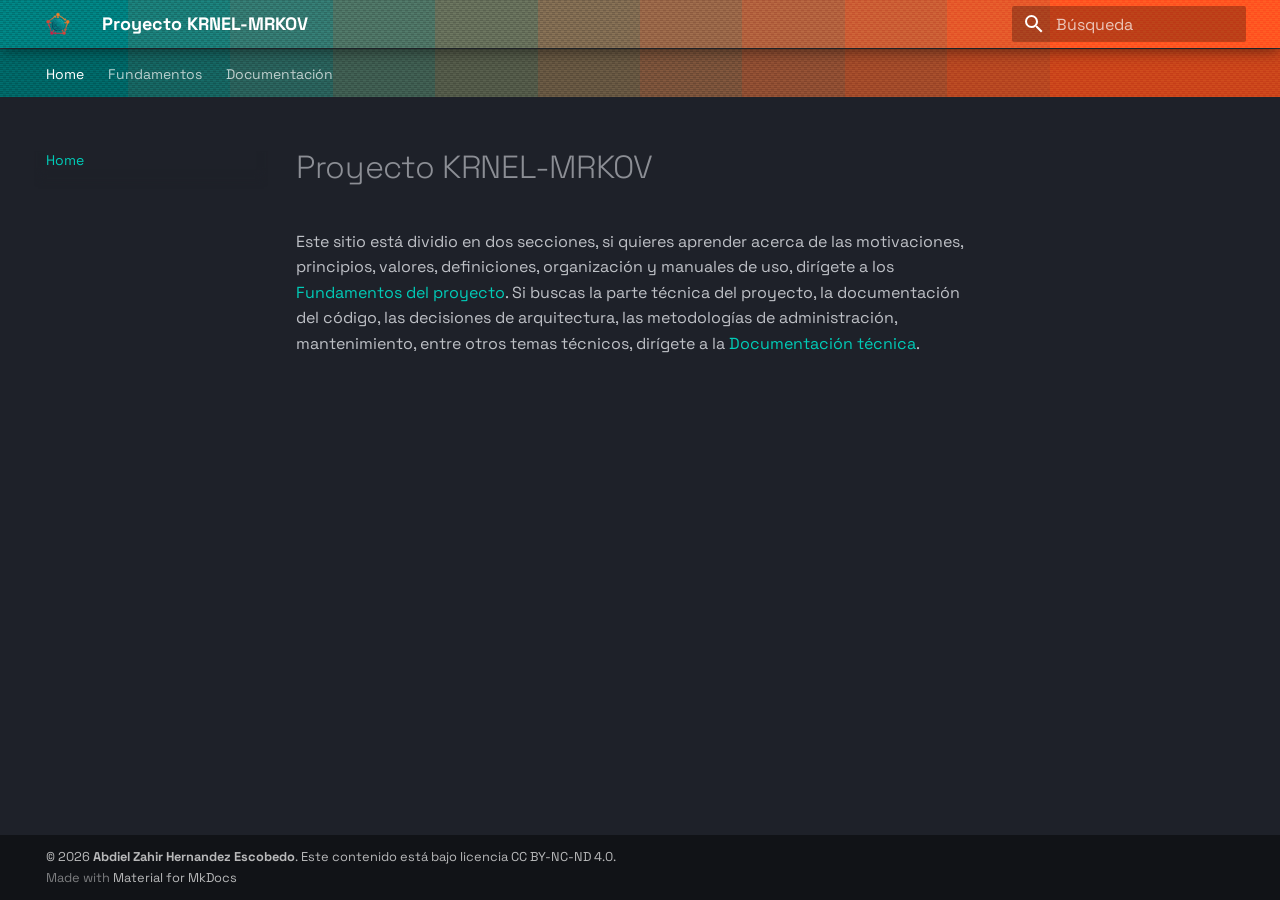
<file: index.html>
<!doctype html>
<html lang="es" class="no-js">
  <head>
    
      <meta charset="utf-8">
      <meta name="viewport" content="width=device-width,initial-scale=1">
      
      
        <meta name="author" content="Abdiel Zahir Hernandez Escobedo">
      
      
      
      
        <link rel="next" href="fundamentos/motivacion/">
      
      
        
      
      
      <link rel="icon" href="assets/krnel-mrkov-sqlogo-200.png">
      <meta name="generator" content="mkdocs-1.6.1, mkdocs-material-9.7.6">
    
    
      
        <title>Proyecto KRNEL-MRKOV</title>
      
    
    
      <link rel="stylesheet" href="assets/stylesheets/main.484c7ddc.min.css">
      
        
        <link rel="stylesheet" href="assets/stylesheets/palette.ab4e12ef.min.css">
      
      


    
    
      
    
    
      
        
        
        <link rel="preconnect" href="https://fonts.gstatic.com" crossorigin>
        <link rel="stylesheet" href="https://fonts.googleapis.com/css?family=Space+Grotesk:300,300i,400,400i,700,700i%7CJetBrains+Mono:400,400i,700,700i&display=fallback">
        <style>:root{--md-text-font:"Space Grotesk";--md-code-font:"JetBrains Mono"}</style>
      
    
    
      <link rel="stylesheet" href="stylesheets/extra.css">
    
    <script>__md_scope=new URL(".",location),__md_hash=e=>[...e].reduce(((e,_)=>(e<<5)-e+_.charCodeAt(0)),0),__md_get=(e,_=localStorage,t=__md_scope)=>JSON.parse(_.getItem(t.pathname+"."+e)),__md_set=(e,_,t=localStorage,a=__md_scope)=>{try{t.setItem(a.pathname+"."+e,JSON.stringify(_))}catch(e){}}</script>
    
      

    
    
  </head>
  
  
    
    
      
    
    
    
    
    <body dir="ltr" data-md-color-scheme="slate" data-md-color-primary="teal" data-md-color-accent="deep-orange">
  
    
    <input class="md-toggle" data-md-toggle="drawer" type="checkbox" id="__drawer" autocomplete="off">
    <input class="md-toggle" data-md-toggle="search" type="checkbox" id="__search" autocomplete="off">
    <label class="md-overlay" for="__drawer"></label>
    <div data-md-component="skip">
      
        
        <a href="#proyecto-krnel-mrkov" class="md-skip">
          Saltar a contenido
        </a>
      
    </div>
    <div data-md-component="announce">
      
    </div>
    
    
      

<header class="md-header" data-md-component="header">
  <nav class="md-header__inner md-grid" aria-label="Cabecera">
    <a href="." title="Proyecto KRNEL-MRKOV" class="md-header__button md-logo" aria-label="Proyecto KRNEL-MRKOV" data-md-component="logo">
      
  <img src="assets/krnel-mrkov-sqlogo.png" alt="logo">

    </a>
    <label class="md-header__button md-icon" for="__drawer">
      
      <svg xmlns="http://www.w3.org/2000/svg" viewBox="0 0 24 24"><path d="M3 6h18v2H3zm0 5h18v2H3zm0 5h18v2H3z"/></svg>
    </label>
    <div class="md-header__title" data-md-component="header-title">
      <div class="md-header__ellipsis">
        <div class="md-header__topic">
          <span class="md-ellipsis">
            Proyecto KRNEL-MRKOV
          </span>
        </div>
        <div class="md-header__topic" data-md-component="header-topic">
          <span class="md-ellipsis">
            
              Home
            
          </span>
        </div>
      </div>
    </div>
    
      
        <form class="md-header__option" data-md-component="palette">
  
    
    
    
    <input class="md-option" data-md-color-media="" data-md-color-scheme="slate" data-md-color-primary="teal" data-md-color-accent="deep-orange"  aria-hidden="true"  type="radio" name="__palette" id="__palette_0">
    
  
</form>
      
    
    
      <script>var palette=__md_get("__palette");if(palette&&palette.color){if("(prefers-color-scheme)"===palette.color.media){var media=matchMedia("(prefers-color-scheme: light)"),input=document.querySelector(media.matches?"[data-md-color-media='(prefers-color-scheme: light)']":"[data-md-color-media='(prefers-color-scheme: dark)']");palette.color.media=input.getAttribute("data-md-color-media"),palette.color.scheme=input.getAttribute("data-md-color-scheme"),palette.color.primary=input.getAttribute("data-md-color-primary"),palette.color.accent=input.getAttribute("data-md-color-accent")}for(var[key,value]of Object.entries(palette.color))document.body.setAttribute("data-md-color-"+key,value)}</script>
    
    
    
      
      
        <label class="md-header__button md-icon" for="__search">
          
          <svg xmlns="http://www.w3.org/2000/svg" viewBox="0 0 24 24"><path d="M9.5 3A6.5 6.5 0 0 1 16 9.5c0 1.61-.59 3.09-1.56 4.23l.27.27h.79l5 5-1.5 1.5-5-5v-.79l-.27-.27A6.52 6.52 0 0 1 9.5 16 6.5 6.5 0 0 1 3 9.5 6.5 6.5 0 0 1 9.5 3m0 2C7 5 5 7 5 9.5S7 14 9.5 14 14 12 14 9.5 12 5 9.5 5"/></svg>
        </label>
        <div class="md-search" data-md-component="search" role="dialog">
  <label class="md-search__overlay" for="__search"></label>
  <div class="md-search__inner" role="search">
    <form class="md-search__form" name="search">
      <input type="text" class="md-search__input" name="query" aria-label="Búsqueda" placeholder="Búsqueda" autocapitalize="off" autocorrect="off" autocomplete="off" spellcheck="false" data-md-component="search-query" required>
      <label class="md-search__icon md-icon" for="__search">
        
        <svg xmlns="http://www.w3.org/2000/svg" viewBox="0 0 24 24"><path d="M9.5 3A6.5 6.5 0 0 1 16 9.5c0 1.61-.59 3.09-1.56 4.23l.27.27h.79l5 5-1.5 1.5-5-5v-.79l-.27-.27A6.52 6.52 0 0 1 9.5 16 6.5 6.5 0 0 1 3 9.5 6.5 6.5 0 0 1 9.5 3m0 2C7 5 5 7 5 9.5S7 14 9.5 14 14 12 14 9.5 12 5 9.5 5"/></svg>
        
        <svg xmlns="http://www.w3.org/2000/svg" viewBox="0 0 24 24"><path d="M20 11v2H8l5.5 5.5-1.42 1.42L4.16 12l7.92-7.92L13.5 5.5 8 11z"/></svg>
      </label>
      <nav class="md-search__options" aria-label="Buscar">
        
        <button type="reset" class="md-search__icon md-icon" title="Limpiar" aria-label="Limpiar" tabindex="-1">
          
          <svg xmlns="http://www.w3.org/2000/svg" viewBox="0 0 24 24"><path d="M19 6.41 17.59 5 12 10.59 6.41 5 5 6.41 10.59 12 5 17.59 6.41 19 12 13.41 17.59 19 19 17.59 13.41 12z"/></svg>
        </button>
      </nav>
      
        <div class="md-search__suggest" data-md-component="search-suggest"></div>
      
    </form>
    <div class="md-search__output">
      <div class="md-search__scrollwrap" tabindex="0" data-md-scrollfix>
        <div class="md-search-result" data-md-component="search-result">
          <div class="md-search-result__meta">
            Inicializando búsqueda
          </div>
          <ol class="md-search-result__list" role="presentation"></ol>
        </div>
      </div>
    </div>
  </div>
</div>
      
    
    
  </nav>
  
</header>
    
    <div class="md-container" data-md-component="container">
      
      
        
          
            
<nav class="md-tabs" aria-label="Pestañas" data-md-component="tabs">
  <div class="md-grid">
    <ul class="md-tabs__list">
      
        
  
  
  
    
  
  
    <li class="md-tabs__item md-tabs__item--active">
      <a href="." class="md-tabs__link">
        
  
  
    
  
  Home

      </a>
    </li>
  

      
        
  
  
  
  
    
    
      <li class="md-tabs__item">
        <a href="fundamentos/motivacion/" class="md-tabs__link">
          
  
  
  Fundamentos

        </a>
      </li>
    
  

      
        
  
  
  
  
    
    
      <li class="md-tabs__item">
        <a href="documentacion/00_inicio/" class="md-tabs__link">
          
  
  
  Documentación

        </a>
      </li>
    
  

      
    </ul>
  </div>
</nav>
          
        
      
      <main class="md-main" data-md-component="main">
        <div class="md-main__inner md-grid">
          
            
              
              <div class="md-sidebar md-sidebar--primary" data-md-component="sidebar" data-md-type="navigation" >
                <div class="md-sidebar__scrollwrap">
                  <div class="md-sidebar__inner">
                    


  


<nav class="md-nav md-nav--primary md-nav--lifted" aria-label="Navegación" data-md-level="0">
  <label class="md-nav__title" for="__drawer">
    <a href="." title="Proyecto KRNEL-MRKOV" class="md-nav__button md-logo" aria-label="Proyecto KRNEL-MRKOV" data-md-component="logo">
      
  <img src="assets/krnel-mrkov-sqlogo.png" alt="logo">

    </a>
    Proyecto KRNEL-MRKOV
  </label>
  
  <ul class="md-nav__list" data-md-scrollfix>
    
      
      
  
  
    
  
  
  
    <li class="md-nav__item md-nav__item--active">
      
      <input class="md-nav__toggle md-toggle" type="checkbox" id="__toc">
      
      
        
      
      
      <a href="." class="md-nav__link md-nav__link--active">
        
  
  
  <span class="md-ellipsis">
    
  
    Home
  

    
  </span>
  
  

      </a>
      
    </li>
  

    
      
      
  
  
  
  
    
    
    
    
      
      
        
      
    
    
    <li class="md-nav__item md-nav__item--nested">
      
        
        
        <input class="md-nav__toggle md-toggle " type="checkbox" id="__nav_2" >
        
          
          <label class="md-nav__link" for="__nav_2" id="__nav_2_label" tabindex="0">
            
  
  
  <span class="md-ellipsis">
    
  
    Fundamentos
  

    
  </span>
  
  

            <span class="md-nav__icon md-icon"></span>
          </label>
        
        <nav class="md-nav" data-md-level="1" aria-labelledby="__nav_2_label" aria-expanded="false">
          <label class="md-nav__title" for="__nav_2">
            <span class="md-nav__icon md-icon"></span>
            
  
    Fundamentos
  

          </label>
          <ul class="md-nav__list" data-md-scrollfix>
            
              
                
  
  
  
  
    <li class="md-nav__item">
      <a href="fundamentos/motivacion/" class="md-nav__link">
        
  
  
  <span class="md-ellipsis">
    
  
    Motivacion
  

    
  </span>
  
  

      </a>
    </li>
  

              
            
              
                
  
  
  
  
    <li class="md-nav__item">
      <a href="fundamentos/identidad/" class="md-nav__link">
        
  
  
  <span class="md-ellipsis">
    
  
    Identidad
  

    
  </span>
  
  

      </a>
    </li>
  

              
            
              
                
  
  
  
  
    
    
    
    
      
      
        
      
    
    
    <li class="md-nav__item md-nav__item--nested">
      
        
        
        <input class="md-nav__toggle md-toggle " type="checkbox" id="__nav_2_3" >
        
          
          <label class="md-nav__link" for="__nav_2_3" id="__nav_2_3_label" tabindex="0">
            
  
  
  <span class="md-ellipsis">
    
  
    Filosofía
  

    
  </span>
  
  

            <span class="md-nav__icon md-icon"></span>
          </label>
        
        <nav class="md-nav" data-md-level="2" aria-labelledby="__nav_2_3_label" aria-expanded="false">
          <label class="md-nav__title" for="__nav_2_3">
            <span class="md-nav__icon md-icon"></span>
            
  
    Filosofía
  

          </label>
          <ul class="md-nav__list" data-md-scrollfix>
            
              
                
  
  
  
  
    <li class="md-nav__item">
      <a href="fundamentos/filosofia/mision-vision/" class="md-nav__link">
        
  
  
  <span class="md-ellipsis">
    
  
    Misión y Visión
  

    
  </span>
  
  

      </a>
    </li>
  

              
            
              
                
  
  
  
  
    <li class="md-nav__item">
      <a href="fundamentos/filosofia/principios/" class="md-nav__link">
        
  
  
  <span class="md-ellipsis">
    
  
    Principios y Valores
  

    
  </span>
  
  

      </a>
    </li>
  

              
            
              
                
  
  
  
  
    <li class="md-nav__item">
      <a href="fundamentos/filosofia/objetivos/" class="md-nav__link">
        
  
  
  <span class="md-ellipsis">
    
  
    Objetivos del Proyecto
  

    
  </span>
  
  

      </a>
    </li>
  

              
            
          </ul>
        </nav>
      
    </li>
  

              
            
          </ul>
        </nav>
      
    </li>
  

    
      
      
  
  
  
  
    
    
    
    
      
      
        
      
    
    
    <li class="md-nav__item md-nav__item--nested">
      
        
        
        <input class="md-nav__toggle md-toggle " type="checkbox" id="__nav_3" >
        
          
          <label class="md-nav__link" for="__nav_3" id="__nav_3_label" tabindex="0">
            
  
  
  <span class="md-ellipsis">
    
  
    Documentación
  

    
  </span>
  
  

            <span class="md-nav__icon md-icon"></span>
          </label>
        
        <nav class="md-nav" data-md-level="1" aria-labelledby="__nav_3_label" aria-expanded="false">
          <label class="md-nav__title" for="__nav_3">
            <span class="md-nav__icon md-icon"></span>
            
  
    Documentación
  

          </label>
          <ul class="md-nav__list" data-md-scrollfix>
            
              
                
  
  
  
  
    <li class="md-nav__item">
      <a href="documentacion/00_inicio/" class="md-nav__link">
        
  
  
  <span class="md-ellipsis">
    
  
    Bienvenido a la documentación del proyecto KRNEL-MRKOV
  

    
  </span>
  
  

      </a>
    </li>
  

              
            
          </ul>
        </nav>
      
    </li>
  

    
  </ul>
</nav>
                  </div>
                </div>
              </div>
            
            
              
              <div class="md-sidebar md-sidebar--secondary" data-md-component="sidebar" data-md-type="toc" >
                <div class="md-sidebar__scrollwrap">
                  <div class="md-sidebar__inner">
                    

<nav class="md-nav md-nav--secondary" aria-label="Tabla de contenidos">
  
  
  
    
  
  
</nav>
                  </div>
                </div>
              </div>
            
          
          
            <div class="md-content" data-md-component="content">
              
              <article class="md-content__inner md-typeset">
                
                  



<h1 id="proyecto-krnel-mrkov">Proyecto KRNEL-MRKOV</h1>
<p>Este sitio está dividio en dos secciones, si quieres aprender acerca de las motivaciones, principios, valores, definiciones, organización y manuales de uso, dirígete a los <a href="fundamentos/motivacion/">Fundamentos del proyecto</a>. Si buscas la parte técnica del proyecto, la documentación del código, las decisiones de arquitectura, las metodologías de administración, mantenimiento, entre otros temas técnicos, dirígete a la <a href="documentacion/00_inicio/">Documentación técnica</a>. </p>












                
              </article>
            </div>
          
          
<script>var target=document.getElementById(location.hash.slice(1));target&&target.name&&(target.checked=target.name.startsWith("__tabbed_"))</script>
        </div>
        
          <button type="button" class="md-top md-icon" data-md-component="top" hidden>
  
  <svg xmlns="http://www.w3.org/2000/svg" viewBox="0 0 24 24"><path d="M13 20h-2V8l-5.5 5.5-1.42-1.42L12 4.16l7.92 7.92-1.42 1.42L13 8z"/></svg>
  Volver al principio
</button>
        
      </main>
      
        <footer class="md-footer">
  
  <div class="md-footer-meta md-typeset">
    <div class="md-footer-meta__inner md-grid">
      <div class="md-copyright">
  
    <div class="md-copyright__highlight">
      &copy; 2026 <b>Abdiel Zahir Hernandez Escobedo</b>. 
Este contenido está bajo licencia <a href="https://creativecommons.org/licenses/by-nc-nd/4.0/" target="_blank" rel="noopener">CC BY-NC-ND 4.0</a>.
    </div>
  
  
    Made with
    <a href="https://squidfunk.github.io/mkdocs-material/" target="_blank" rel="noopener">
      Material for MkDocs
    </a>
  
</div>
      
    </div>
  </div>
</footer>
      
    </div>
    <div class="md-dialog" data-md-component="dialog">
      <div class="md-dialog__inner md-typeset"></div>
    </div>
    
    
    
      
      
      <script id="__config" type="application/json">{"annotate": null, "base": ".", "features": ["navigation.tabs", "navigation.sections", "navigation.top", "navigation.tracking", "content.code.copy", "content.code.annotate", "content.footnote.tooltips", "search.suggest", "search.highlight"], "search": "assets/javascripts/workers/search.2c215733.min.js", "tags": null, "translations": {"clipboard.copied": "Copiado al portapapeles", "clipboard.copy": "Copiar al portapapeles", "search.result.more.one": "1 m\u00e1s en esta p\u00e1gina", "search.result.more.other": "# m\u00e1s en esta p\u00e1gina", "search.result.none": "No se encontraron documentos", "search.result.one": "1 documento encontrado", "search.result.other": "# documentos encontrados", "search.result.placeholder": "Teclee para comenzar b\u00fasqueda", "search.result.term.missing": "Falta", "select.version": "Seleccionar versi\u00f3n"}, "version": null}</script>
    
    
      <script src="assets/javascripts/bundle.79ae519e.min.js"></script>
      
    
  </body>
</html>
</file>
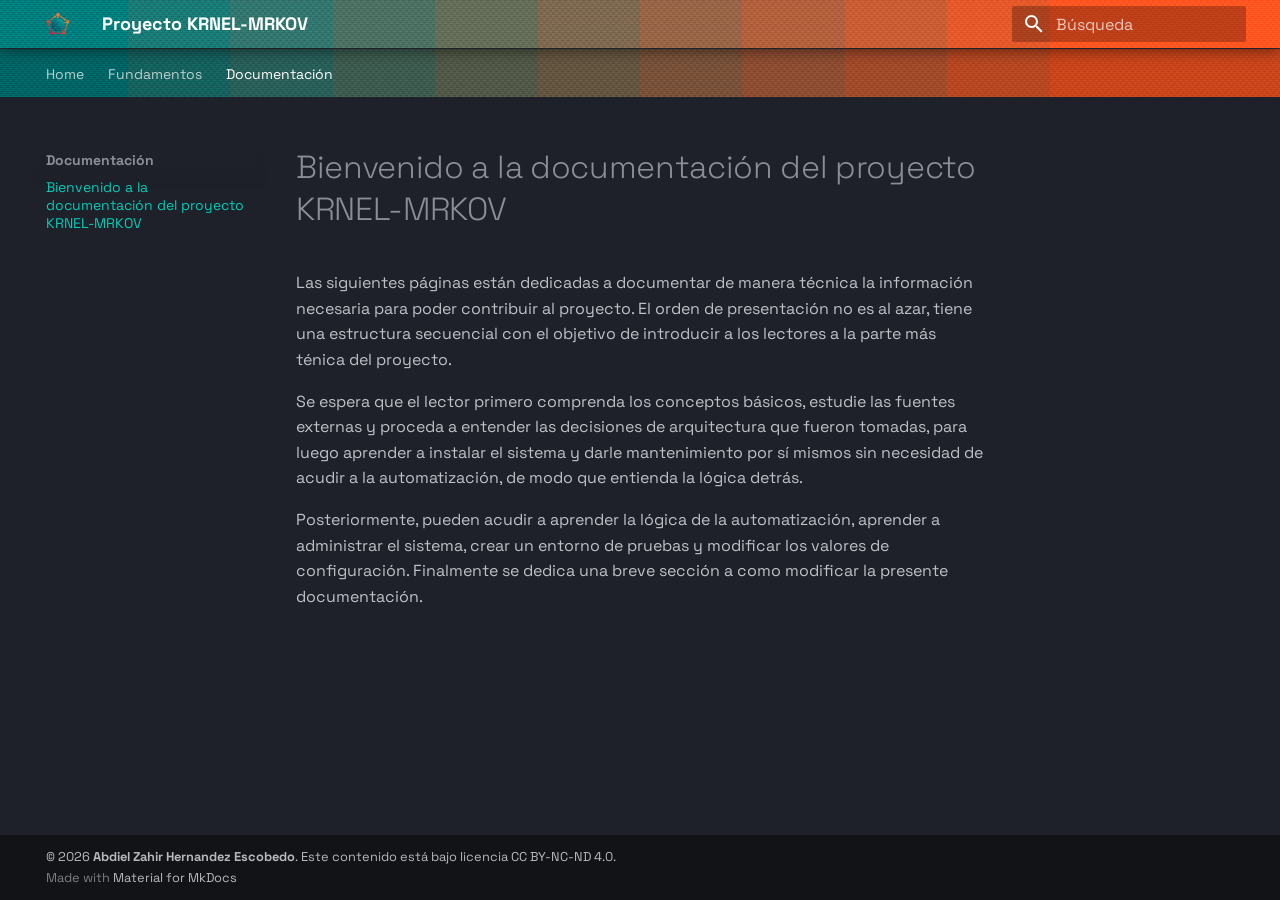
<file: documentacion/00_inicio/index.html>
<!doctype html>
<html lang="es" class="no-js">
  <head>
    
      <meta charset="utf-8">
      <meta name="viewport" content="width=device-width,initial-scale=1">
      
      
        <meta name="author" content="Abdiel Zahir Hernandez Escobedo">
      
      
      
        <link rel="prev" href="../../fundamentos/filosofia/objetivos/">
      
      
      
        
      
      
      <link rel="icon" href="../../assets/krnel-mrkov-sqlogo-200.png">
      <meta name="generator" content="mkdocs-1.6.1, mkdocs-material-9.7.6">
    
    
      
        <title>Bienvenido a la documentación del proyecto KRNEL-MRKOV - Proyecto KRNEL-MRKOV</title>
      
    
    
      <link rel="stylesheet" href="../../assets/stylesheets/main.484c7ddc.min.css">
      
        
        <link rel="stylesheet" href="../../assets/stylesheets/palette.ab4e12ef.min.css">
      
      


    
    
      
    
    
      
        
        
        <link rel="preconnect" href="https://fonts.gstatic.com" crossorigin>
        <link rel="stylesheet" href="https://fonts.googleapis.com/css?family=Space+Grotesk:300,300i,400,400i,700,700i%7CJetBrains+Mono:400,400i,700,700i&display=fallback">
        <style>:root{--md-text-font:"Space Grotesk";--md-code-font:"JetBrains Mono"}</style>
      
    
    
      <link rel="stylesheet" href="../../stylesheets/extra.css">
    
    <script>__md_scope=new URL("../..",location),__md_hash=e=>[...e].reduce(((e,_)=>(e<<5)-e+_.charCodeAt(0)),0),__md_get=(e,_=localStorage,t=__md_scope)=>JSON.parse(_.getItem(t.pathname+"."+e)),__md_set=(e,_,t=localStorage,a=__md_scope)=>{try{t.setItem(a.pathname+"."+e,JSON.stringify(_))}catch(e){}}</script>
    
      

    
    
  </head>
  
  
    
    
      
    
    
    
    
    <body dir="ltr" data-md-color-scheme="slate" data-md-color-primary="teal" data-md-color-accent="deep-orange">
  
    
    <input class="md-toggle" data-md-toggle="drawer" type="checkbox" id="__drawer" autocomplete="off">
    <input class="md-toggle" data-md-toggle="search" type="checkbox" id="__search" autocomplete="off">
    <label class="md-overlay" for="__drawer"></label>
    <div data-md-component="skip">
      
        
        <a href="#bienvenido-a-la-documentacion-del-proyecto-krnel-mrkov" class="md-skip">
          Saltar a contenido
        </a>
      
    </div>
    <div data-md-component="announce">
      
    </div>
    
    
      

<header class="md-header" data-md-component="header">
  <nav class="md-header__inner md-grid" aria-label="Cabecera">
    <a href="../.." title="Proyecto KRNEL-MRKOV" class="md-header__button md-logo" aria-label="Proyecto KRNEL-MRKOV" data-md-component="logo">
      
  <img src="../../assets/krnel-mrkov-sqlogo.png" alt="logo">

    </a>
    <label class="md-header__button md-icon" for="__drawer">
      
      <svg xmlns="http://www.w3.org/2000/svg" viewBox="0 0 24 24"><path d="M3 6h18v2H3zm0 5h18v2H3zm0 5h18v2H3z"/></svg>
    </label>
    <div class="md-header__title" data-md-component="header-title">
      <div class="md-header__ellipsis">
        <div class="md-header__topic">
          <span class="md-ellipsis">
            Proyecto KRNEL-MRKOV
          </span>
        </div>
        <div class="md-header__topic" data-md-component="header-topic">
          <span class="md-ellipsis">
            
              Bienvenido a la documentación del proyecto KRNEL-MRKOV
            
          </span>
        </div>
      </div>
    </div>
    
      
        <form class="md-header__option" data-md-component="palette">
  
    
    
    
    <input class="md-option" data-md-color-media="" data-md-color-scheme="slate" data-md-color-primary="teal" data-md-color-accent="deep-orange"  aria-hidden="true"  type="radio" name="__palette" id="__palette_0">
    
  
</form>
      
    
    
      <script>var palette=__md_get("__palette");if(palette&&palette.color){if("(prefers-color-scheme)"===palette.color.media){var media=matchMedia("(prefers-color-scheme: light)"),input=document.querySelector(media.matches?"[data-md-color-media='(prefers-color-scheme: light)']":"[data-md-color-media='(prefers-color-scheme: dark)']");palette.color.media=input.getAttribute("data-md-color-media"),palette.color.scheme=input.getAttribute("data-md-color-scheme"),palette.color.primary=input.getAttribute("data-md-color-primary"),palette.color.accent=input.getAttribute("data-md-color-accent")}for(var[key,value]of Object.entries(palette.color))document.body.setAttribute("data-md-color-"+key,value)}</script>
    
    
    
      
      
        <label class="md-header__button md-icon" for="__search">
          
          <svg xmlns="http://www.w3.org/2000/svg" viewBox="0 0 24 24"><path d="M9.5 3A6.5 6.5 0 0 1 16 9.5c0 1.61-.59 3.09-1.56 4.23l.27.27h.79l5 5-1.5 1.5-5-5v-.79l-.27-.27A6.52 6.52 0 0 1 9.5 16 6.5 6.5 0 0 1 3 9.5 6.5 6.5 0 0 1 9.5 3m0 2C7 5 5 7 5 9.5S7 14 9.5 14 14 12 14 9.5 12 5 9.5 5"/></svg>
        </label>
        <div class="md-search" data-md-component="search" role="dialog">
  <label class="md-search__overlay" for="__search"></label>
  <div class="md-search__inner" role="search">
    <form class="md-search__form" name="search">
      <input type="text" class="md-search__input" name="query" aria-label="Búsqueda" placeholder="Búsqueda" autocapitalize="off" autocorrect="off" autocomplete="off" spellcheck="false" data-md-component="search-query" required>
      <label class="md-search__icon md-icon" for="__search">
        
        <svg xmlns="http://www.w3.org/2000/svg" viewBox="0 0 24 24"><path d="M9.5 3A6.5 6.5 0 0 1 16 9.5c0 1.61-.59 3.09-1.56 4.23l.27.27h.79l5 5-1.5 1.5-5-5v-.79l-.27-.27A6.52 6.52 0 0 1 9.5 16 6.5 6.5 0 0 1 3 9.5 6.5 6.5 0 0 1 9.5 3m0 2C7 5 5 7 5 9.5S7 14 9.5 14 14 12 14 9.5 12 5 9.5 5"/></svg>
        
        <svg xmlns="http://www.w3.org/2000/svg" viewBox="0 0 24 24"><path d="M20 11v2H8l5.5 5.5-1.42 1.42L4.16 12l7.92-7.92L13.5 5.5 8 11z"/></svg>
      </label>
      <nav class="md-search__options" aria-label="Buscar">
        
        <button type="reset" class="md-search__icon md-icon" title="Limpiar" aria-label="Limpiar" tabindex="-1">
          
          <svg xmlns="http://www.w3.org/2000/svg" viewBox="0 0 24 24"><path d="M19 6.41 17.59 5 12 10.59 6.41 5 5 6.41 10.59 12 5 17.59 6.41 19 12 13.41 17.59 19 19 17.59 13.41 12z"/></svg>
        </button>
      </nav>
      
        <div class="md-search__suggest" data-md-component="search-suggest"></div>
      
    </form>
    <div class="md-search__output">
      <div class="md-search__scrollwrap" tabindex="0" data-md-scrollfix>
        <div class="md-search-result" data-md-component="search-result">
          <div class="md-search-result__meta">
            Inicializando búsqueda
          </div>
          <ol class="md-search-result__list" role="presentation"></ol>
        </div>
      </div>
    </div>
  </div>
</div>
      
    
    
  </nav>
  
</header>
    
    <div class="md-container" data-md-component="container">
      
      
        
          
            
<nav class="md-tabs" aria-label="Pestañas" data-md-component="tabs">
  <div class="md-grid">
    <ul class="md-tabs__list">
      
        
  
  
  
  
    <li class="md-tabs__item">
      <a href="../.." class="md-tabs__link">
        
  
  
    
  
  Home

      </a>
    </li>
  

      
        
  
  
  
  
    
    
      <li class="md-tabs__item">
        <a href="../../fundamentos/motivacion/" class="md-tabs__link">
          
  
  
  Fundamentos

        </a>
      </li>
    
  

      
        
  
  
  
    
  
  
    
    
      <li class="md-tabs__item md-tabs__item--active">
        <a href="./" class="md-tabs__link">
          
  
  
  Documentación

        </a>
      </li>
    
  

      
    </ul>
  </div>
</nav>
          
        
      
      <main class="md-main" data-md-component="main">
        <div class="md-main__inner md-grid">
          
            
              
              <div class="md-sidebar md-sidebar--primary" data-md-component="sidebar" data-md-type="navigation" >
                <div class="md-sidebar__scrollwrap">
                  <div class="md-sidebar__inner">
                    


  


<nav class="md-nav md-nav--primary md-nav--lifted" aria-label="Navegación" data-md-level="0">
  <label class="md-nav__title" for="__drawer">
    <a href="../.." title="Proyecto KRNEL-MRKOV" class="md-nav__button md-logo" aria-label="Proyecto KRNEL-MRKOV" data-md-component="logo">
      
  <img src="../../assets/krnel-mrkov-sqlogo.png" alt="logo">

    </a>
    Proyecto KRNEL-MRKOV
  </label>
  
  <ul class="md-nav__list" data-md-scrollfix>
    
      
      
  
  
  
  
    <li class="md-nav__item">
      <a href="../.." class="md-nav__link">
        
  
  
  <span class="md-ellipsis">
    
  
    Home
  

    
  </span>
  
  

      </a>
    </li>
  

    
      
      
  
  
  
  
    
    
    
    
      
      
        
      
    
    
    <li class="md-nav__item md-nav__item--nested">
      
        
        
        <input class="md-nav__toggle md-toggle " type="checkbox" id="__nav_2" >
        
          
          <label class="md-nav__link" for="__nav_2" id="__nav_2_label" tabindex="0">
            
  
  
  <span class="md-ellipsis">
    
  
    Fundamentos
  

    
  </span>
  
  

            <span class="md-nav__icon md-icon"></span>
          </label>
        
        <nav class="md-nav" data-md-level="1" aria-labelledby="__nav_2_label" aria-expanded="false">
          <label class="md-nav__title" for="__nav_2">
            <span class="md-nav__icon md-icon"></span>
            
  
    Fundamentos
  

          </label>
          <ul class="md-nav__list" data-md-scrollfix>
            
              
                
  
  
  
  
    <li class="md-nav__item">
      <a href="../../fundamentos/motivacion/" class="md-nav__link">
        
  
  
  <span class="md-ellipsis">
    
  
    Motivacion
  

    
  </span>
  
  

      </a>
    </li>
  

              
            
              
                
  
  
  
  
    <li class="md-nav__item">
      <a href="../../fundamentos/identidad/" class="md-nav__link">
        
  
  
  <span class="md-ellipsis">
    
  
    Identidad
  

    
  </span>
  
  

      </a>
    </li>
  

              
            
              
                
  
  
  
  
    
    
    
    
      
      
        
      
    
    
    <li class="md-nav__item md-nav__item--nested">
      
        
        
        <input class="md-nav__toggle md-toggle " type="checkbox" id="__nav_2_3" >
        
          
          <label class="md-nav__link" for="__nav_2_3" id="__nav_2_3_label" tabindex="0">
            
  
  
  <span class="md-ellipsis">
    
  
    Filosofía
  

    
  </span>
  
  

            <span class="md-nav__icon md-icon"></span>
          </label>
        
        <nav class="md-nav" data-md-level="2" aria-labelledby="__nav_2_3_label" aria-expanded="false">
          <label class="md-nav__title" for="__nav_2_3">
            <span class="md-nav__icon md-icon"></span>
            
  
    Filosofía
  

          </label>
          <ul class="md-nav__list" data-md-scrollfix>
            
              
                
  
  
  
  
    <li class="md-nav__item">
      <a href="../../fundamentos/filosofia/mision-vision/" class="md-nav__link">
        
  
  
  <span class="md-ellipsis">
    
  
    Misión y Visión
  

    
  </span>
  
  

      </a>
    </li>
  

              
            
              
                
  
  
  
  
    <li class="md-nav__item">
      <a href="../../fundamentos/filosofia/principios/" class="md-nav__link">
        
  
  
  <span class="md-ellipsis">
    
  
    Principios y Valores
  

    
  </span>
  
  

      </a>
    </li>
  

              
            
              
                
  
  
  
  
    <li class="md-nav__item">
      <a href="../../fundamentos/filosofia/objetivos/" class="md-nav__link">
        
  
  
  <span class="md-ellipsis">
    
  
    Objetivos del Proyecto
  

    
  </span>
  
  

      </a>
    </li>
  

              
            
          </ul>
        </nav>
      
    </li>
  

              
            
          </ul>
        </nav>
      
    </li>
  

    
      
      
  
  
    
  
  
  
    
    
    
    
      
        
        
      
      
        
      
    
    
    <li class="md-nav__item md-nav__item--active md-nav__item--section md-nav__item--nested">
      
        
        
        <input class="md-nav__toggle md-toggle " type="checkbox" id="__nav_3" checked>
        
          
          <label class="md-nav__link" for="__nav_3" id="__nav_3_label" tabindex="">
            
  
  
  <span class="md-ellipsis">
    
  
    Documentación
  

    
  </span>
  
  

            <span class="md-nav__icon md-icon"></span>
          </label>
        
        <nav class="md-nav" data-md-level="1" aria-labelledby="__nav_3_label" aria-expanded="true">
          <label class="md-nav__title" for="__nav_3">
            <span class="md-nav__icon md-icon"></span>
            
  
    Documentación
  

          </label>
          <ul class="md-nav__list" data-md-scrollfix>
            
              
                
  
  
    
  
  
  
    <li class="md-nav__item md-nav__item--active">
      
      <input class="md-nav__toggle md-toggle" type="checkbox" id="__toc">
      
      
        
      
      
      <a href="./" class="md-nav__link md-nav__link--active">
        
  
  
  <span class="md-ellipsis">
    
  
    Bienvenido a la documentación del proyecto KRNEL-MRKOV
  

    
  </span>
  
  

      </a>
      
    </li>
  

              
            
          </ul>
        </nav>
      
    </li>
  

    
  </ul>
</nav>
                  </div>
                </div>
              </div>
            
            
              
              <div class="md-sidebar md-sidebar--secondary" data-md-component="sidebar" data-md-type="toc" >
                <div class="md-sidebar__scrollwrap">
                  <div class="md-sidebar__inner">
                    

<nav class="md-nav md-nav--secondary" aria-label="Tabla de contenidos">
  
  
  
    
  
  
</nav>
                  </div>
                </div>
              </div>
            
          
          
            <div class="md-content" data-md-component="content">
              
              <article class="md-content__inner md-typeset">
                
                  



<h1 id="bienvenido-a-la-documentacion-del-proyecto-krnel-mrkov">Bienvenido a la documentación del proyecto KRNEL-MRKOV</h1>
<p>Las siguientes páginas están dedicadas a documentar de manera técnica la información necesaria para poder contribuir al proyecto. El orden de presentación no es al azar, tiene una estructura secuencial con el objetivo de introducir a los lectores a la parte más ténica del proyecto.</p>
<p>Se espera que el lector primero comprenda los conceptos básicos, estudie las fuentes externas y proceda a entender las decisiones de arquitectura que fueron tomadas, para luego aprender a instalar el sistema y darle mantenimiento por sí mismos sin necesidad de acudir a la automatización, de modo que entienda la lógica detrás.</p>
<p>Posteriormente, pueden acudir a aprender la lógica de la automatización, aprender a administrar el sistema, crear un entorno de pruebas y modificar los valores de configuración. Finalmente se dedica una breve sección a como modificar la presente documentación.</p>












                
              </article>
            </div>
          
          
<script>var target=document.getElementById(location.hash.slice(1));target&&target.name&&(target.checked=target.name.startsWith("__tabbed_"))</script>
        </div>
        
          <button type="button" class="md-top md-icon" data-md-component="top" hidden>
  
  <svg xmlns="http://www.w3.org/2000/svg" viewBox="0 0 24 24"><path d="M13 20h-2V8l-5.5 5.5-1.42-1.42L12 4.16l7.92 7.92-1.42 1.42L13 8z"/></svg>
  Volver al principio
</button>
        
      </main>
      
        <footer class="md-footer">
  
  <div class="md-footer-meta md-typeset">
    <div class="md-footer-meta__inner md-grid">
      <div class="md-copyright">
  
    <div class="md-copyright__highlight">
      &copy; 2026 <b>Abdiel Zahir Hernandez Escobedo</b>. 
Este contenido está bajo licencia <a href="https://creativecommons.org/licenses/by-nc-nd/4.0/" target="_blank" rel="noopener">CC BY-NC-ND 4.0</a>.
    </div>
  
  
    Made with
    <a href="https://squidfunk.github.io/mkdocs-material/" target="_blank" rel="noopener">
      Material for MkDocs
    </a>
  
</div>
      
    </div>
  </div>
</footer>
      
    </div>
    <div class="md-dialog" data-md-component="dialog">
      <div class="md-dialog__inner md-typeset"></div>
    </div>
    
    
    
      
      
      <script id="__config" type="application/json">{"annotate": null, "base": "../..", "features": ["navigation.tabs", "navigation.sections", "navigation.top", "navigation.tracking", "content.code.copy", "content.code.annotate", "content.footnote.tooltips", "search.suggest", "search.highlight"], "search": "../../assets/javascripts/workers/search.2c215733.min.js", "tags": null, "translations": {"clipboard.copied": "Copiado al portapapeles", "clipboard.copy": "Copiar al portapapeles", "search.result.more.one": "1 m\u00e1s en esta p\u00e1gina", "search.result.more.other": "# m\u00e1s en esta p\u00e1gina", "search.result.none": "No se encontraron documentos", "search.result.one": "1 documento encontrado", "search.result.other": "# documentos encontrados", "search.result.placeholder": "Teclee para comenzar b\u00fasqueda", "search.result.term.missing": "Falta", "select.version": "Seleccionar versi\u00f3n"}, "version": null}</script>
    
    
      <script src="../../assets/javascripts/bundle.79ae519e.min.js"></script>
      
    
  </body>
</html>
</file>
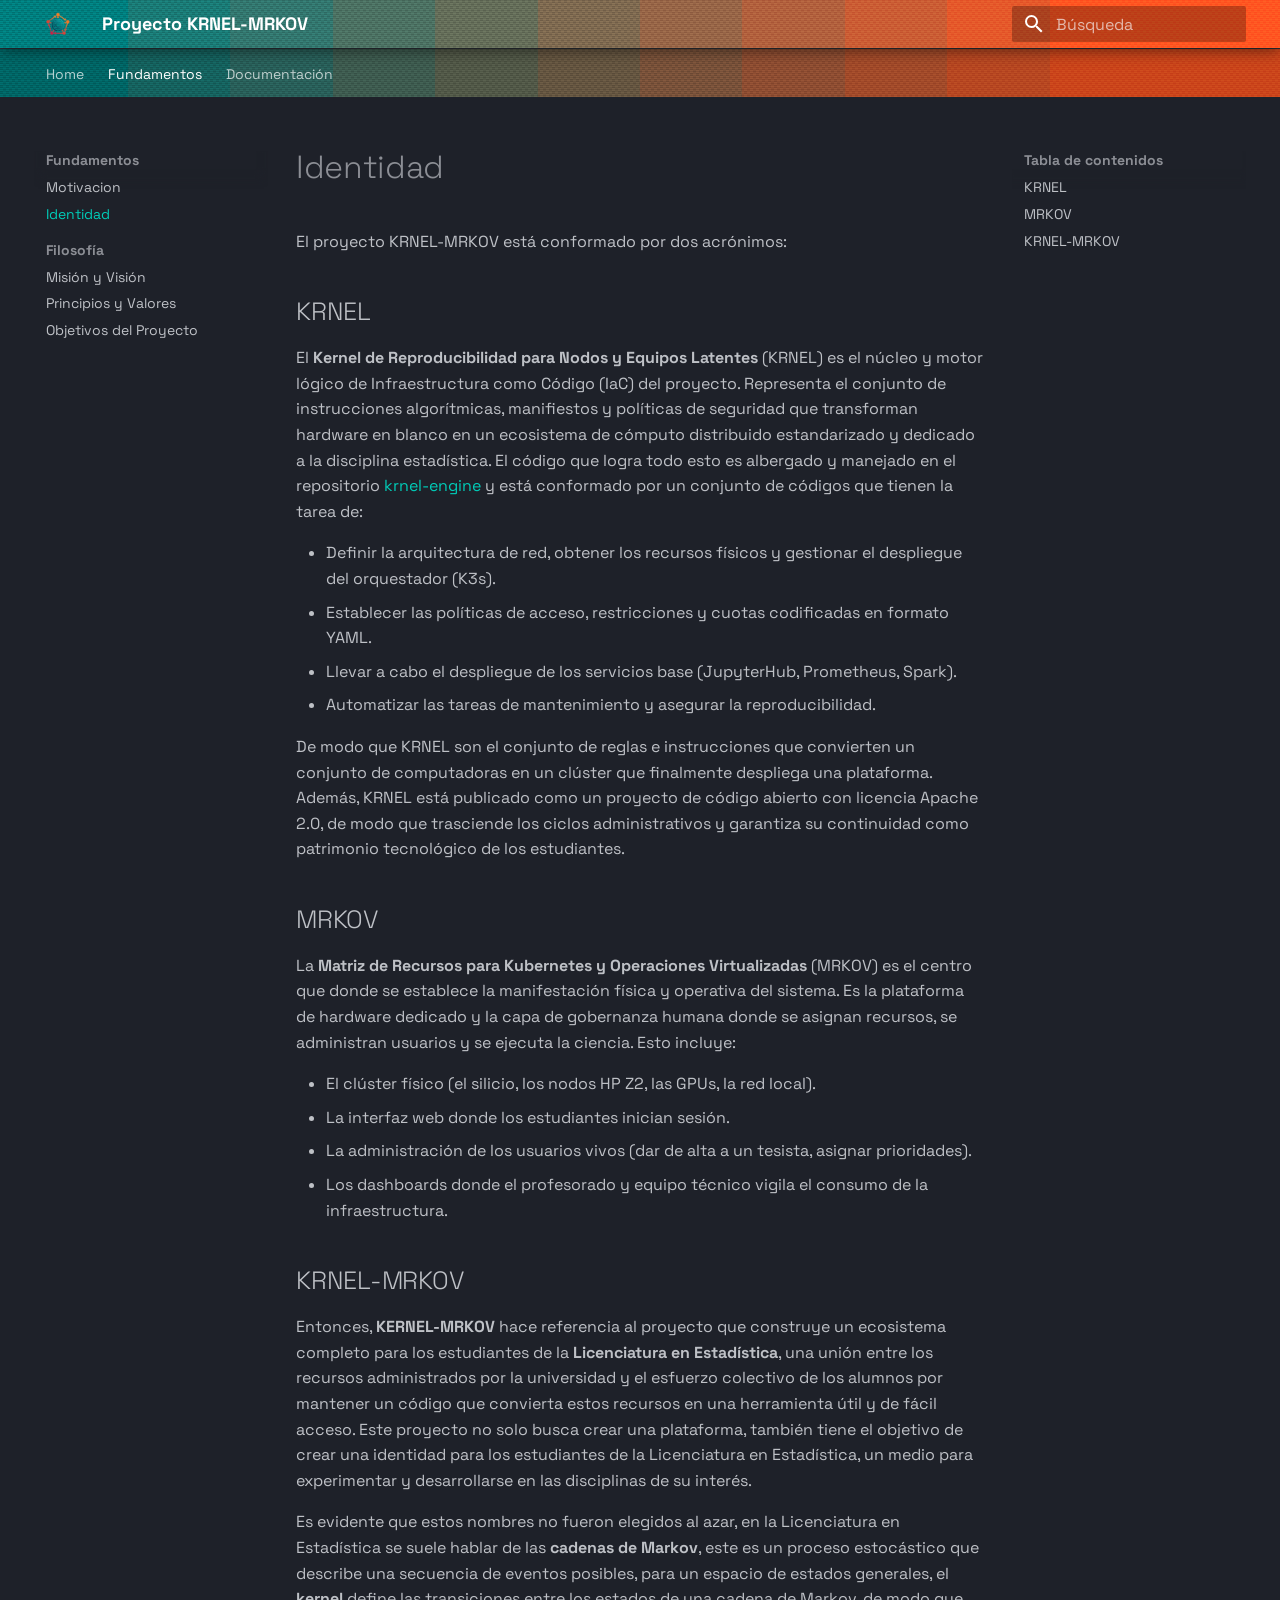
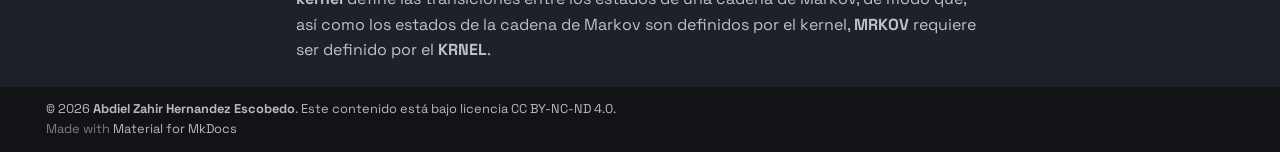
<file: fundamentos/identidad/index.html>
<!doctype html>
<html lang="es" class="no-js">
  <head>
    
      <meta charset="utf-8">
      <meta name="viewport" content="width=device-width,initial-scale=1">
      
      
        <meta name="author" content="Abdiel Zahir Hernandez Escobedo">
      
      
      
        <link rel="prev" href="../motivacion/">
      
      
        <link rel="next" href="../filosofia/mision-vision/">
      
      
        
      
      
      <link rel="icon" href="../../assets/krnel-mrkov-sqlogo-200.png">
      <meta name="generator" content="mkdocs-1.6.1, mkdocs-material-9.7.6">
    
    
      
        <title>Identidad - Proyecto KRNEL-MRKOV</title>
      
    
    
      <link rel="stylesheet" href="../../assets/stylesheets/main.484c7ddc.min.css">
      
        
        <link rel="stylesheet" href="../../assets/stylesheets/palette.ab4e12ef.min.css">
      
      


    
    
      
    
    
      
        
        
        <link rel="preconnect" href="https://fonts.gstatic.com" crossorigin>
        <link rel="stylesheet" href="https://fonts.googleapis.com/css?family=Space+Grotesk:300,300i,400,400i,700,700i%7CJetBrains+Mono:400,400i,700,700i&display=fallback">
        <style>:root{--md-text-font:"Space Grotesk";--md-code-font:"JetBrains Mono"}</style>
      
    
    
      <link rel="stylesheet" href="../../stylesheets/extra.css">
    
    <script>__md_scope=new URL("../..",location),__md_hash=e=>[...e].reduce(((e,_)=>(e<<5)-e+_.charCodeAt(0)),0),__md_get=(e,_=localStorage,t=__md_scope)=>JSON.parse(_.getItem(t.pathname+"."+e)),__md_set=(e,_,t=localStorage,a=__md_scope)=>{try{t.setItem(a.pathname+"."+e,JSON.stringify(_))}catch(e){}}</script>
    
      

    
    
  </head>
  
  
    
    
      
    
    
    
    
    <body dir="ltr" data-md-color-scheme="slate" data-md-color-primary="teal" data-md-color-accent="deep-orange">
  
    
    <input class="md-toggle" data-md-toggle="drawer" type="checkbox" id="__drawer" autocomplete="off">
    <input class="md-toggle" data-md-toggle="search" type="checkbox" id="__search" autocomplete="off">
    <label class="md-overlay" for="__drawer"></label>
    <div data-md-component="skip">
      
        
        <a href="#identidad" class="md-skip">
          Saltar a contenido
        </a>
      
    </div>
    <div data-md-component="announce">
      
    </div>
    
    
      

<header class="md-header" data-md-component="header">
  <nav class="md-header__inner md-grid" aria-label="Cabecera">
    <a href="../.." title="Proyecto KRNEL-MRKOV" class="md-header__button md-logo" aria-label="Proyecto KRNEL-MRKOV" data-md-component="logo">
      
  <img src="../../assets/krnel-mrkov-sqlogo.png" alt="logo">

    </a>
    <label class="md-header__button md-icon" for="__drawer">
      
      <svg xmlns="http://www.w3.org/2000/svg" viewBox="0 0 24 24"><path d="M3 6h18v2H3zm0 5h18v2H3zm0 5h18v2H3z"/></svg>
    </label>
    <div class="md-header__title" data-md-component="header-title">
      <div class="md-header__ellipsis">
        <div class="md-header__topic">
          <span class="md-ellipsis">
            Proyecto KRNEL-MRKOV
          </span>
        </div>
        <div class="md-header__topic" data-md-component="header-topic">
          <span class="md-ellipsis">
            
              Identidad
            
          </span>
        </div>
      </div>
    </div>
    
      
        <form class="md-header__option" data-md-component="palette">
  
    
    
    
    <input class="md-option" data-md-color-media="" data-md-color-scheme="slate" data-md-color-primary="teal" data-md-color-accent="deep-orange"  aria-hidden="true"  type="radio" name="__palette" id="__palette_0">
    
  
</form>
      
    
    
      <script>var palette=__md_get("__palette");if(palette&&palette.color){if("(prefers-color-scheme)"===palette.color.media){var media=matchMedia("(prefers-color-scheme: light)"),input=document.querySelector(media.matches?"[data-md-color-media='(prefers-color-scheme: light)']":"[data-md-color-media='(prefers-color-scheme: dark)']");palette.color.media=input.getAttribute("data-md-color-media"),palette.color.scheme=input.getAttribute("data-md-color-scheme"),palette.color.primary=input.getAttribute("data-md-color-primary"),palette.color.accent=input.getAttribute("data-md-color-accent")}for(var[key,value]of Object.entries(palette.color))document.body.setAttribute("data-md-color-"+key,value)}</script>
    
    
    
      
      
        <label class="md-header__button md-icon" for="__search">
          
          <svg xmlns="http://www.w3.org/2000/svg" viewBox="0 0 24 24"><path d="M9.5 3A6.5 6.5 0 0 1 16 9.5c0 1.61-.59 3.09-1.56 4.23l.27.27h.79l5 5-1.5 1.5-5-5v-.79l-.27-.27A6.52 6.52 0 0 1 9.5 16 6.5 6.5 0 0 1 3 9.5 6.5 6.5 0 0 1 9.5 3m0 2C7 5 5 7 5 9.5S7 14 9.5 14 14 12 14 9.5 12 5 9.5 5"/></svg>
        </label>
        <div class="md-search" data-md-component="search" role="dialog">
  <label class="md-search__overlay" for="__search"></label>
  <div class="md-search__inner" role="search">
    <form class="md-search__form" name="search">
      <input type="text" class="md-search__input" name="query" aria-label="Búsqueda" placeholder="Búsqueda" autocapitalize="off" autocorrect="off" autocomplete="off" spellcheck="false" data-md-component="search-query" required>
      <label class="md-search__icon md-icon" for="__search">
        
        <svg xmlns="http://www.w3.org/2000/svg" viewBox="0 0 24 24"><path d="M9.5 3A6.5 6.5 0 0 1 16 9.5c0 1.61-.59 3.09-1.56 4.23l.27.27h.79l5 5-1.5 1.5-5-5v-.79l-.27-.27A6.52 6.52 0 0 1 9.5 16 6.5 6.5 0 0 1 3 9.5 6.5 6.5 0 0 1 9.5 3m0 2C7 5 5 7 5 9.5S7 14 9.5 14 14 12 14 9.5 12 5 9.5 5"/></svg>
        
        <svg xmlns="http://www.w3.org/2000/svg" viewBox="0 0 24 24"><path d="M20 11v2H8l5.5 5.5-1.42 1.42L4.16 12l7.92-7.92L13.5 5.5 8 11z"/></svg>
      </label>
      <nav class="md-search__options" aria-label="Buscar">
        
        <button type="reset" class="md-search__icon md-icon" title="Limpiar" aria-label="Limpiar" tabindex="-1">
          
          <svg xmlns="http://www.w3.org/2000/svg" viewBox="0 0 24 24"><path d="M19 6.41 17.59 5 12 10.59 6.41 5 5 6.41 10.59 12 5 17.59 6.41 19 12 13.41 17.59 19 19 17.59 13.41 12z"/></svg>
        </button>
      </nav>
      
        <div class="md-search__suggest" data-md-component="search-suggest"></div>
      
    </form>
    <div class="md-search__output">
      <div class="md-search__scrollwrap" tabindex="0" data-md-scrollfix>
        <div class="md-search-result" data-md-component="search-result">
          <div class="md-search-result__meta">
            Inicializando búsqueda
          </div>
          <ol class="md-search-result__list" role="presentation"></ol>
        </div>
      </div>
    </div>
  </div>
</div>
      
    
    
  </nav>
  
</header>
    
    <div class="md-container" data-md-component="container">
      
      
        
          
            
<nav class="md-tabs" aria-label="Pestañas" data-md-component="tabs">
  <div class="md-grid">
    <ul class="md-tabs__list">
      
        
  
  
  
  
    <li class="md-tabs__item">
      <a href="../.." class="md-tabs__link">
        
  
  
    
  
  Home

      </a>
    </li>
  

      
        
  
  
  
    
  
  
    
    
      <li class="md-tabs__item md-tabs__item--active">
        <a href="../motivacion/" class="md-tabs__link">
          
  
  
  Fundamentos

        </a>
      </li>
    
  

      
        
  
  
  
  
    
    
      <li class="md-tabs__item">
        <a href="../../documentacion/00_inicio/" class="md-tabs__link">
          
  
  
  Documentación

        </a>
      </li>
    
  

      
    </ul>
  </div>
</nav>
          
        
      
      <main class="md-main" data-md-component="main">
        <div class="md-main__inner md-grid">
          
            
              
              <div class="md-sidebar md-sidebar--primary" data-md-component="sidebar" data-md-type="navigation" >
                <div class="md-sidebar__scrollwrap">
                  <div class="md-sidebar__inner">
                    


  


<nav class="md-nav md-nav--primary md-nav--lifted" aria-label="Navegación" data-md-level="0">
  <label class="md-nav__title" for="__drawer">
    <a href="../.." title="Proyecto KRNEL-MRKOV" class="md-nav__button md-logo" aria-label="Proyecto KRNEL-MRKOV" data-md-component="logo">
      
  <img src="../../assets/krnel-mrkov-sqlogo.png" alt="logo">

    </a>
    Proyecto KRNEL-MRKOV
  </label>
  
  <ul class="md-nav__list" data-md-scrollfix>
    
      
      
  
  
  
  
    <li class="md-nav__item">
      <a href="../.." class="md-nav__link">
        
  
  
  <span class="md-ellipsis">
    
  
    Home
  

    
  </span>
  
  

      </a>
    </li>
  

    
      
      
  
  
    
  
  
  
    
    
    
    
      
        
        
      
      
        
      
    
    
    <li class="md-nav__item md-nav__item--active md-nav__item--section md-nav__item--nested">
      
        
        
        <input class="md-nav__toggle md-toggle " type="checkbox" id="__nav_2" checked>
        
          
          <label class="md-nav__link" for="__nav_2" id="__nav_2_label" tabindex="">
            
  
  
  <span class="md-ellipsis">
    
  
    Fundamentos
  

    
  </span>
  
  

            <span class="md-nav__icon md-icon"></span>
          </label>
        
        <nav class="md-nav" data-md-level="1" aria-labelledby="__nav_2_label" aria-expanded="true">
          <label class="md-nav__title" for="__nav_2">
            <span class="md-nav__icon md-icon"></span>
            
  
    Fundamentos
  

          </label>
          <ul class="md-nav__list" data-md-scrollfix>
            
              
                
  
  
  
  
    <li class="md-nav__item">
      <a href="../motivacion/" class="md-nav__link">
        
  
  
  <span class="md-ellipsis">
    
  
    Motivacion
  

    
  </span>
  
  

      </a>
    </li>
  

              
            
              
                
  
  
    
  
  
  
    <li class="md-nav__item md-nav__item--active">
      
      <input class="md-nav__toggle md-toggle" type="checkbox" id="__toc">
      
      
        
      
      
        <label class="md-nav__link md-nav__link--active" for="__toc">
          
  
  
  <span class="md-ellipsis">
    
  
    Identidad
  

    
  </span>
  
  

          <span class="md-nav__icon md-icon"></span>
        </label>
      
      <a href="./" class="md-nav__link md-nav__link--active">
        
  
  
  <span class="md-ellipsis">
    
  
    Identidad
  

    
  </span>
  
  

      </a>
      
        

<nav class="md-nav md-nav--secondary" aria-label="Tabla de contenidos">
  
  
  
    
  
  
    <label class="md-nav__title" for="__toc">
      <span class="md-nav__icon md-icon"></span>
      Tabla de contenidos
    </label>
    <ul class="md-nav__list" data-md-component="toc" data-md-scrollfix>
      
        <li class="md-nav__item">
  <a href="#krnel" class="md-nav__link">
    <span class="md-ellipsis">
      
        KRNEL
      
    </span>
  </a>
  
</li>
      
        <li class="md-nav__item">
  <a href="#mrkov" class="md-nav__link">
    <span class="md-ellipsis">
      
        MRKOV
      
    </span>
  </a>
  
</li>
      
        <li class="md-nav__item">
  <a href="#krnel-mrkov" class="md-nav__link">
    <span class="md-ellipsis">
      
        KRNEL-MRKOV
      
    </span>
  </a>
  
</li>
      
    </ul>
  
</nav>
      
    </li>
  

              
            
              
                
  
  
  
  
    
    
    
    
      
      
        
          
          
        
      
    
    
    <li class="md-nav__item md-nav__item--section md-nav__item--nested">
      
        
        
        <input class="md-nav__toggle md-toggle " type="checkbox" id="__nav_2_3" >
        
          
          <label class="md-nav__link" for="__nav_2_3" id="__nav_2_3_label" tabindex="">
            
  
  
  <span class="md-ellipsis">
    
  
    Filosofía
  

    
  </span>
  
  

            <span class="md-nav__icon md-icon"></span>
          </label>
        
        <nav class="md-nav" data-md-level="2" aria-labelledby="__nav_2_3_label" aria-expanded="false">
          <label class="md-nav__title" for="__nav_2_3">
            <span class="md-nav__icon md-icon"></span>
            
  
    Filosofía
  

          </label>
          <ul class="md-nav__list" data-md-scrollfix>
            
              
                
  
  
  
  
    <li class="md-nav__item">
      <a href="../filosofia/mision-vision/" class="md-nav__link">
        
  
  
  <span class="md-ellipsis">
    
  
    Misión y Visión
  

    
  </span>
  
  

      </a>
    </li>
  

              
            
              
                
  
  
  
  
    <li class="md-nav__item">
      <a href="../filosofia/principios/" class="md-nav__link">
        
  
  
  <span class="md-ellipsis">
    
  
    Principios y Valores
  

    
  </span>
  
  

      </a>
    </li>
  

              
            
              
                
  
  
  
  
    <li class="md-nav__item">
      <a href="../filosofia/objetivos/" class="md-nav__link">
        
  
  
  <span class="md-ellipsis">
    
  
    Objetivos del Proyecto
  

    
  </span>
  
  

      </a>
    </li>
  

              
            
          </ul>
        </nav>
      
    </li>
  

              
            
          </ul>
        </nav>
      
    </li>
  

    
      
      
  
  
  
  
    
    
    
    
      
      
        
      
    
    
    <li class="md-nav__item md-nav__item--nested">
      
        
        
        <input class="md-nav__toggle md-toggle " type="checkbox" id="__nav_3" >
        
          
          <label class="md-nav__link" for="__nav_3" id="__nav_3_label" tabindex="0">
            
  
  
  <span class="md-ellipsis">
    
  
    Documentación
  

    
  </span>
  
  

            <span class="md-nav__icon md-icon"></span>
          </label>
        
        <nav class="md-nav" data-md-level="1" aria-labelledby="__nav_3_label" aria-expanded="false">
          <label class="md-nav__title" for="__nav_3">
            <span class="md-nav__icon md-icon"></span>
            
  
    Documentación
  

          </label>
          <ul class="md-nav__list" data-md-scrollfix>
            
              
                
  
  
  
  
    <li class="md-nav__item">
      <a href="../../documentacion/00_inicio/" class="md-nav__link">
        
  
  
  <span class="md-ellipsis">
    
  
    Bienvenido a la documentación del proyecto KRNEL-MRKOV
  

    
  </span>
  
  

      </a>
    </li>
  

              
            
          </ul>
        </nav>
      
    </li>
  

    
  </ul>
</nav>
                  </div>
                </div>
              </div>
            
            
              
              <div class="md-sidebar md-sidebar--secondary" data-md-component="sidebar" data-md-type="toc" >
                <div class="md-sidebar__scrollwrap">
                  <div class="md-sidebar__inner">
                    

<nav class="md-nav md-nav--secondary" aria-label="Tabla de contenidos">
  
  
  
    
  
  
    <label class="md-nav__title" for="__toc">
      <span class="md-nav__icon md-icon"></span>
      Tabla de contenidos
    </label>
    <ul class="md-nav__list" data-md-component="toc" data-md-scrollfix>
      
        <li class="md-nav__item">
  <a href="#krnel" class="md-nav__link">
    <span class="md-ellipsis">
      
        KRNEL
      
    </span>
  </a>
  
</li>
      
        <li class="md-nav__item">
  <a href="#mrkov" class="md-nav__link">
    <span class="md-ellipsis">
      
        MRKOV
      
    </span>
  </a>
  
</li>
      
        <li class="md-nav__item">
  <a href="#krnel-mrkov" class="md-nav__link">
    <span class="md-ellipsis">
      
        KRNEL-MRKOV
      
    </span>
  </a>
  
</li>
      
    </ul>
  
</nav>
                  </div>
                </div>
              </div>
            
          
          
            <div class="md-content" data-md-component="content">
              
              <article class="md-content__inner md-typeset">
                
                  



<h1 id="identidad">Identidad</h1>
<p>El proyecto KRNEL-MRKOV está conformado por dos acrónimos:</p>
<h2 id="krnel">KRNEL</h2>
<p>El <strong>Kernel de Reproducibilidad para Nodos y Equipos Latentes</strong> (KRNEL) es el núcleo y motor lógico de Infraestructura como Código (IaC) del proyecto. Representa el conjunto de instrucciones algorítmicas, manifiestos y políticas de seguridad que transforman hardware en blanco en un ecosistema de cómputo distribuido estandarizado y dedicado a la disciplina estadística. El código que logra todo esto es albergado y manejado en el repositorio <a href="https://github.com/abdzher/krnel-engine">krnel-engine</a> y está conformado por un conjunto de códigos que tienen la tarea de:</p>
<ul>
<li>Definir la arquitectura de red, obtener los recursos físicos y gestionar el despliegue del orquestador (K3s).</li>
<li>Establecer las políticas de acceso, restricciones y cuotas codificadas en formato YAML.</li>
<li>Llevar a cabo el despliegue de los servicios base (JupyterHub, Prometheus, Spark).</li>
<li>Automatizar las tareas de mantenimiento y asegurar la reproducibilidad.</li>
</ul>
<p>De modo que KRNEL son el conjunto de reglas e instrucciones que convierten un conjunto de computadoras en un clúster que finalmente despliega una plataforma. Además, KRNEL está publicado como un proyecto de código abierto con licencia Apache 2.0, de modo que trasciende los ciclos administrativos y garantiza su continuidad como patrimonio tecnológico de los estudiantes.</p>
<h2 id="mrkov">MRKOV</h2>
<p>La <strong>Matriz de Recursos para Kubernetes y Operaciones Virtualizadas</strong> (MRKOV) es el centro que donde se establece la manifestación física y operativa del sistema. Es la plataforma de hardware dedicado y la capa de gobernanza humana donde se asignan recursos, se administran usuarios y se ejecuta la ciencia. Esto incluye:</p>
<ul>
<li>El clúster físico (el silicio, los nodos HP Z2, las GPUs, la red local).</li>
<li>La interfaz web donde los estudiantes inician sesión.</li>
<li>La administración de los usuarios vivos (dar de alta a un tesista, asignar prioridades).</li>
<li>Los dashboards donde el profesorado y equipo técnico vigila el consumo de la infraestructura.</li>
</ul>
<h2 id="krnel-mrkov">KRNEL-MRKOV</h2>
<p>Entonces, <strong>KERNEL-MRKOV</strong> hace referencia al proyecto que construye un ecosistema completo para los estudiantes de la <strong>Licenciatura en Estadística</strong>, una unión entre los recursos administrados por la universidad y el esfuerzo colectivo de los alumnos por mantener un código que convierta estos recursos en una herramienta útil y de fácil acceso. Este proyecto no solo busca crear una plataforma, también tiene el objetivo de crear una identidad para los estudiantes de la Licenciatura en Estadística, un medio para experimentar y desarrollarse en las disciplinas de su interés.</p>
<p>Es evidente que estos nombres no fueron elegidos al azar, en la Licenciatura en Estadística se suele hablar de las <strong>cadenas de Markov</strong>, este es un proceso estocástico que describe una secuencia de eventos posibles, para un espacio de estados generales, el <strong>kernel</strong> define las transiciones entre los estados de una cadena de Markov, de modo que, así como los estados de la cadena de Markov son definidos por el kernel, <strong>MRKOV</strong> requiere ser definido por el <strong>KRNEL</strong>.</p>












                
              </article>
            </div>
          
          
<script>var target=document.getElementById(location.hash.slice(1));target&&target.name&&(target.checked=target.name.startsWith("__tabbed_"))</script>
        </div>
        
          <button type="button" class="md-top md-icon" data-md-component="top" hidden>
  
  <svg xmlns="http://www.w3.org/2000/svg" viewBox="0 0 24 24"><path d="M13 20h-2V8l-5.5 5.5-1.42-1.42L12 4.16l7.92 7.92-1.42 1.42L13 8z"/></svg>
  Volver al principio
</button>
        
      </main>
      
        <footer class="md-footer">
  
  <div class="md-footer-meta md-typeset">
    <div class="md-footer-meta__inner md-grid">
      <div class="md-copyright">
  
    <div class="md-copyright__highlight">
      &copy; 2026 <b>Abdiel Zahir Hernandez Escobedo</b>. 
Este contenido está bajo licencia <a href="https://creativecommons.org/licenses/by-nc-nd/4.0/" target="_blank" rel="noopener">CC BY-NC-ND 4.0</a>.
    </div>
  
  
    Made with
    <a href="https://squidfunk.github.io/mkdocs-material/" target="_blank" rel="noopener">
      Material for MkDocs
    </a>
  
</div>
      
    </div>
  </div>
</footer>
      
    </div>
    <div class="md-dialog" data-md-component="dialog">
      <div class="md-dialog__inner md-typeset"></div>
    </div>
    
    
    
      
      
      <script id="__config" type="application/json">{"annotate": null, "base": "../..", "features": ["navigation.tabs", "navigation.sections", "navigation.top", "navigation.tracking", "content.code.copy", "content.code.annotate", "content.footnote.tooltips", "search.suggest", "search.highlight"], "search": "../../assets/javascripts/workers/search.2c215733.min.js", "tags": null, "translations": {"clipboard.copied": "Copiado al portapapeles", "clipboard.copy": "Copiar al portapapeles", "search.result.more.one": "1 m\u00e1s en esta p\u00e1gina", "search.result.more.other": "# m\u00e1s en esta p\u00e1gina", "search.result.none": "No se encontraron documentos", "search.result.one": "1 documento encontrado", "search.result.other": "# documentos encontrados", "search.result.placeholder": "Teclee para comenzar b\u00fasqueda", "search.result.term.missing": "Falta", "select.version": "Seleccionar versi\u00f3n"}, "version": null}</script>
    
    
      <script src="../../assets/javascripts/bundle.79ae519e.min.js"></script>
      
    
  </body>
</html>
</file>
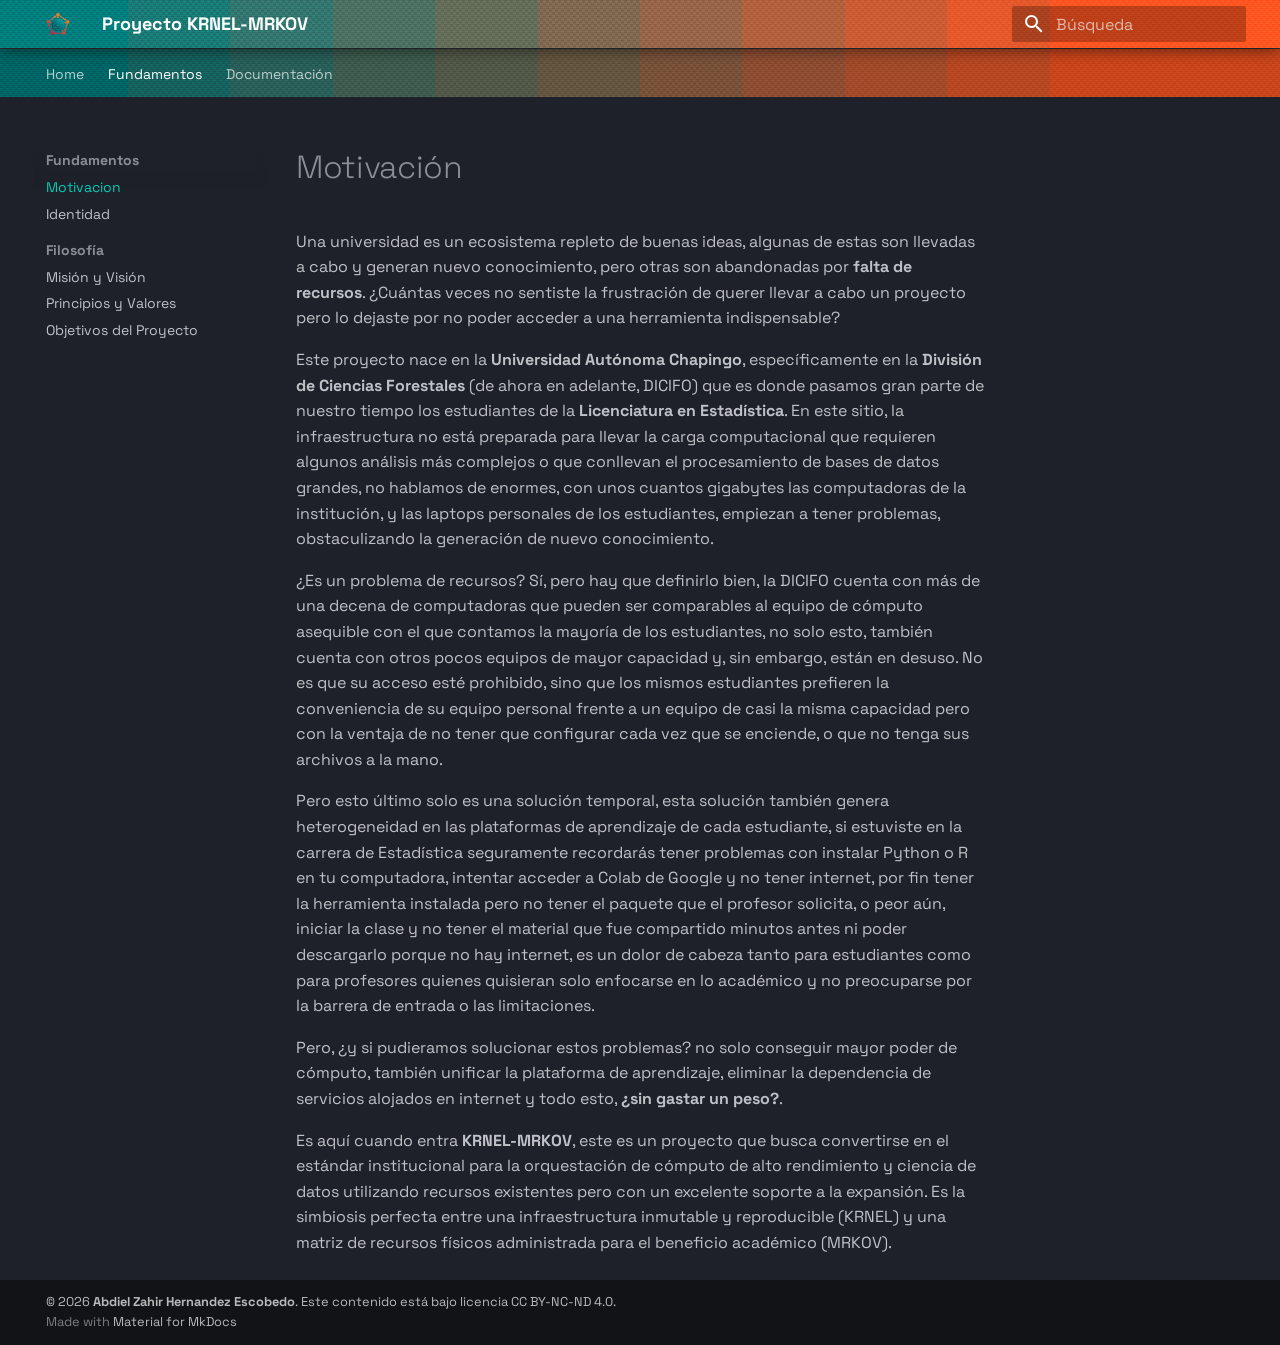
<file: fundamentos/motivacion/index.html>
<!doctype html>
<html lang="es" class="no-js">
  <head>
    
      <meta charset="utf-8">
      <meta name="viewport" content="width=device-width,initial-scale=1">
      
      
        <meta name="author" content="Abdiel Zahir Hernandez Escobedo">
      
      
      
        <link rel="prev" href="../..">
      
      
        <link rel="next" href="../identidad/">
      
      
        
      
      
      <link rel="icon" href="../../assets/krnel-mrkov-sqlogo-200.png">
      <meta name="generator" content="mkdocs-1.6.1, mkdocs-material-9.7.6">
    
    
      
        <title>Motivacion - Proyecto KRNEL-MRKOV</title>
      
    
    
      <link rel="stylesheet" href="../../assets/stylesheets/main.484c7ddc.min.css">
      
        
        <link rel="stylesheet" href="../../assets/stylesheets/palette.ab4e12ef.min.css">
      
      


    
    
      
    
    
      
        
        
        <link rel="preconnect" href="https://fonts.gstatic.com" crossorigin>
        <link rel="stylesheet" href="https://fonts.googleapis.com/css?family=Space+Grotesk:300,300i,400,400i,700,700i%7CJetBrains+Mono:400,400i,700,700i&display=fallback">
        <style>:root{--md-text-font:"Space Grotesk";--md-code-font:"JetBrains Mono"}</style>
      
    
    
      <link rel="stylesheet" href="../../stylesheets/extra.css">
    
    <script>__md_scope=new URL("../..",location),__md_hash=e=>[...e].reduce(((e,_)=>(e<<5)-e+_.charCodeAt(0)),0),__md_get=(e,_=localStorage,t=__md_scope)=>JSON.parse(_.getItem(t.pathname+"."+e)),__md_set=(e,_,t=localStorage,a=__md_scope)=>{try{t.setItem(a.pathname+"."+e,JSON.stringify(_))}catch(e){}}</script>
    
      

    
    
  </head>
  
  
    
    
      
    
    
    
    
    <body dir="ltr" data-md-color-scheme="slate" data-md-color-primary="teal" data-md-color-accent="deep-orange">
  
    
    <input class="md-toggle" data-md-toggle="drawer" type="checkbox" id="__drawer" autocomplete="off">
    <input class="md-toggle" data-md-toggle="search" type="checkbox" id="__search" autocomplete="off">
    <label class="md-overlay" for="__drawer"></label>
    <div data-md-component="skip">
      
        
        <a href="#motivacion" class="md-skip">
          Saltar a contenido
        </a>
      
    </div>
    <div data-md-component="announce">
      
    </div>
    
    
      

<header class="md-header" data-md-component="header">
  <nav class="md-header__inner md-grid" aria-label="Cabecera">
    <a href="../.." title="Proyecto KRNEL-MRKOV" class="md-header__button md-logo" aria-label="Proyecto KRNEL-MRKOV" data-md-component="logo">
      
  <img src="../../assets/krnel-mrkov-sqlogo.png" alt="logo">

    </a>
    <label class="md-header__button md-icon" for="__drawer">
      
      <svg xmlns="http://www.w3.org/2000/svg" viewBox="0 0 24 24"><path d="M3 6h18v2H3zm0 5h18v2H3zm0 5h18v2H3z"/></svg>
    </label>
    <div class="md-header__title" data-md-component="header-title">
      <div class="md-header__ellipsis">
        <div class="md-header__topic">
          <span class="md-ellipsis">
            Proyecto KRNEL-MRKOV
          </span>
        </div>
        <div class="md-header__topic" data-md-component="header-topic">
          <span class="md-ellipsis">
            
              Motivacion
            
          </span>
        </div>
      </div>
    </div>
    
      
        <form class="md-header__option" data-md-component="palette">
  
    
    
    
    <input class="md-option" data-md-color-media="" data-md-color-scheme="slate" data-md-color-primary="teal" data-md-color-accent="deep-orange"  aria-hidden="true"  type="radio" name="__palette" id="__palette_0">
    
  
</form>
      
    
    
      <script>var palette=__md_get("__palette");if(palette&&palette.color){if("(prefers-color-scheme)"===palette.color.media){var media=matchMedia("(prefers-color-scheme: light)"),input=document.querySelector(media.matches?"[data-md-color-media='(prefers-color-scheme: light)']":"[data-md-color-media='(prefers-color-scheme: dark)']");palette.color.media=input.getAttribute("data-md-color-media"),palette.color.scheme=input.getAttribute("data-md-color-scheme"),palette.color.primary=input.getAttribute("data-md-color-primary"),palette.color.accent=input.getAttribute("data-md-color-accent")}for(var[key,value]of Object.entries(palette.color))document.body.setAttribute("data-md-color-"+key,value)}</script>
    
    
    
      
      
        <label class="md-header__button md-icon" for="__search">
          
          <svg xmlns="http://www.w3.org/2000/svg" viewBox="0 0 24 24"><path d="M9.5 3A6.5 6.5 0 0 1 16 9.5c0 1.61-.59 3.09-1.56 4.23l.27.27h.79l5 5-1.5 1.5-5-5v-.79l-.27-.27A6.52 6.52 0 0 1 9.5 16 6.5 6.5 0 0 1 3 9.5 6.5 6.5 0 0 1 9.5 3m0 2C7 5 5 7 5 9.5S7 14 9.5 14 14 12 14 9.5 12 5 9.5 5"/></svg>
        </label>
        <div class="md-search" data-md-component="search" role="dialog">
  <label class="md-search__overlay" for="__search"></label>
  <div class="md-search__inner" role="search">
    <form class="md-search__form" name="search">
      <input type="text" class="md-search__input" name="query" aria-label="Búsqueda" placeholder="Búsqueda" autocapitalize="off" autocorrect="off" autocomplete="off" spellcheck="false" data-md-component="search-query" required>
      <label class="md-search__icon md-icon" for="__search">
        
        <svg xmlns="http://www.w3.org/2000/svg" viewBox="0 0 24 24"><path d="M9.5 3A6.5 6.5 0 0 1 16 9.5c0 1.61-.59 3.09-1.56 4.23l.27.27h.79l5 5-1.5 1.5-5-5v-.79l-.27-.27A6.52 6.52 0 0 1 9.5 16 6.5 6.5 0 0 1 3 9.5 6.5 6.5 0 0 1 9.5 3m0 2C7 5 5 7 5 9.5S7 14 9.5 14 14 12 14 9.5 12 5 9.5 5"/></svg>
        
        <svg xmlns="http://www.w3.org/2000/svg" viewBox="0 0 24 24"><path d="M20 11v2H8l5.5 5.5-1.42 1.42L4.16 12l7.92-7.92L13.5 5.5 8 11z"/></svg>
      </label>
      <nav class="md-search__options" aria-label="Buscar">
        
        <button type="reset" class="md-search__icon md-icon" title="Limpiar" aria-label="Limpiar" tabindex="-1">
          
          <svg xmlns="http://www.w3.org/2000/svg" viewBox="0 0 24 24"><path d="M19 6.41 17.59 5 12 10.59 6.41 5 5 6.41 10.59 12 5 17.59 6.41 19 12 13.41 17.59 19 19 17.59 13.41 12z"/></svg>
        </button>
      </nav>
      
        <div class="md-search__suggest" data-md-component="search-suggest"></div>
      
    </form>
    <div class="md-search__output">
      <div class="md-search__scrollwrap" tabindex="0" data-md-scrollfix>
        <div class="md-search-result" data-md-component="search-result">
          <div class="md-search-result__meta">
            Inicializando búsqueda
          </div>
          <ol class="md-search-result__list" role="presentation"></ol>
        </div>
      </div>
    </div>
  </div>
</div>
      
    
    
  </nav>
  
</header>
    
    <div class="md-container" data-md-component="container">
      
      
        
          
            
<nav class="md-tabs" aria-label="Pestañas" data-md-component="tabs">
  <div class="md-grid">
    <ul class="md-tabs__list">
      
        
  
  
  
  
    <li class="md-tabs__item">
      <a href="../.." class="md-tabs__link">
        
  
  
    
  
  Home

      </a>
    </li>
  

      
        
  
  
  
    
  
  
    
    
      <li class="md-tabs__item md-tabs__item--active">
        <a href="./" class="md-tabs__link">
          
  
  
  Fundamentos

        </a>
      </li>
    
  

      
        
  
  
  
  
    
    
      <li class="md-tabs__item">
        <a href="../../documentacion/00_inicio/" class="md-tabs__link">
          
  
  
  Documentación

        </a>
      </li>
    
  

      
    </ul>
  </div>
</nav>
          
        
      
      <main class="md-main" data-md-component="main">
        <div class="md-main__inner md-grid">
          
            
              
              <div class="md-sidebar md-sidebar--primary" data-md-component="sidebar" data-md-type="navigation" >
                <div class="md-sidebar__scrollwrap">
                  <div class="md-sidebar__inner">
                    


  


<nav class="md-nav md-nav--primary md-nav--lifted" aria-label="Navegación" data-md-level="0">
  <label class="md-nav__title" for="__drawer">
    <a href="../.." title="Proyecto KRNEL-MRKOV" class="md-nav__button md-logo" aria-label="Proyecto KRNEL-MRKOV" data-md-component="logo">
      
  <img src="../../assets/krnel-mrkov-sqlogo.png" alt="logo">

    </a>
    Proyecto KRNEL-MRKOV
  </label>
  
  <ul class="md-nav__list" data-md-scrollfix>
    
      
      
  
  
  
  
    <li class="md-nav__item">
      <a href="../.." class="md-nav__link">
        
  
  
  <span class="md-ellipsis">
    
  
    Home
  

    
  </span>
  
  

      </a>
    </li>
  

    
      
      
  
  
    
  
  
  
    
    
    
    
      
        
        
      
      
        
      
    
    
    <li class="md-nav__item md-nav__item--active md-nav__item--section md-nav__item--nested">
      
        
        
        <input class="md-nav__toggle md-toggle " type="checkbox" id="__nav_2" checked>
        
          
          <label class="md-nav__link" for="__nav_2" id="__nav_2_label" tabindex="">
            
  
  
  <span class="md-ellipsis">
    
  
    Fundamentos
  

    
  </span>
  
  

            <span class="md-nav__icon md-icon"></span>
          </label>
        
        <nav class="md-nav" data-md-level="1" aria-labelledby="__nav_2_label" aria-expanded="true">
          <label class="md-nav__title" for="__nav_2">
            <span class="md-nav__icon md-icon"></span>
            
  
    Fundamentos
  

          </label>
          <ul class="md-nav__list" data-md-scrollfix>
            
              
                
  
  
    
  
  
  
    <li class="md-nav__item md-nav__item--active">
      
      <input class="md-nav__toggle md-toggle" type="checkbox" id="__toc">
      
      
        
      
      
      <a href="./" class="md-nav__link md-nav__link--active">
        
  
  
  <span class="md-ellipsis">
    
  
    Motivacion
  

    
  </span>
  
  

      </a>
      
    </li>
  

              
            
              
                
  
  
  
  
    <li class="md-nav__item">
      <a href="../identidad/" class="md-nav__link">
        
  
  
  <span class="md-ellipsis">
    
  
    Identidad
  

    
  </span>
  
  

      </a>
    </li>
  

              
            
              
                
  
  
  
  
    
    
    
    
      
      
        
          
          
        
      
    
    
    <li class="md-nav__item md-nav__item--section md-nav__item--nested">
      
        
        
        <input class="md-nav__toggle md-toggle " type="checkbox" id="__nav_2_3" >
        
          
          <label class="md-nav__link" for="__nav_2_3" id="__nav_2_3_label" tabindex="">
            
  
  
  <span class="md-ellipsis">
    
  
    Filosofía
  

    
  </span>
  
  

            <span class="md-nav__icon md-icon"></span>
          </label>
        
        <nav class="md-nav" data-md-level="2" aria-labelledby="__nav_2_3_label" aria-expanded="false">
          <label class="md-nav__title" for="__nav_2_3">
            <span class="md-nav__icon md-icon"></span>
            
  
    Filosofía
  

          </label>
          <ul class="md-nav__list" data-md-scrollfix>
            
              
                
  
  
  
  
    <li class="md-nav__item">
      <a href="../filosofia/mision-vision/" class="md-nav__link">
        
  
  
  <span class="md-ellipsis">
    
  
    Misión y Visión
  

    
  </span>
  
  

      </a>
    </li>
  

              
            
              
                
  
  
  
  
    <li class="md-nav__item">
      <a href="../filosofia/principios/" class="md-nav__link">
        
  
  
  <span class="md-ellipsis">
    
  
    Principios y Valores
  

    
  </span>
  
  

      </a>
    </li>
  

              
            
              
                
  
  
  
  
    <li class="md-nav__item">
      <a href="../filosofia/objetivos/" class="md-nav__link">
        
  
  
  <span class="md-ellipsis">
    
  
    Objetivos del Proyecto
  

    
  </span>
  
  

      </a>
    </li>
  

              
            
          </ul>
        </nav>
      
    </li>
  

              
            
          </ul>
        </nav>
      
    </li>
  

    
      
      
  
  
  
  
    
    
    
    
      
      
        
      
    
    
    <li class="md-nav__item md-nav__item--nested">
      
        
        
        <input class="md-nav__toggle md-toggle " type="checkbox" id="__nav_3" >
        
          
          <label class="md-nav__link" for="__nav_3" id="__nav_3_label" tabindex="0">
            
  
  
  <span class="md-ellipsis">
    
  
    Documentación
  

    
  </span>
  
  

            <span class="md-nav__icon md-icon"></span>
          </label>
        
        <nav class="md-nav" data-md-level="1" aria-labelledby="__nav_3_label" aria-expanded="false">
          <label class="md-nav__title" for="__nav_3">
            <span class="md-nav__icon md-icon"></span>
            
  
    Documentación
  

          </label>
          <ul class="md-nav__list" data-md-scrollfix>
            
              
                
  
  
  
  
    <li class="md-nav__item">
      <a href="../../documentacion/00_inicio/" class="md-nav__link">
        
  
  
  <span class="md-ellipsis">
    
  
    Bienvenido a la documentación del proyecto KRNEL-MRKOV
  

    
  </span>
  
  

      </a>
    </li>
  

              
            
          </ul>
        </nav>
      
    </li>
  

    
  </ul>
</nav>
                  </div>
                </div>
              </div>
            
            
              
              <div class="md-sidebar md-sidebar--secondary" data-md-component="sidebar" data-md-type="toc" >
                <div class="md-sidebar__scrollwrap">
                  <div class="md-sidebar__inner">
                    

<nav class="md-nav md-nav--secondary" aria-label="Tabla de contenidos">
  
  
  
    
  
  
</nav>
                  </div>
                </div>
              </div>
            
          
          
            <div class="md-content" data-md-component="content">
              
              <article class="md-content__inner md-typeset">
                
                  



<h1 id="motivacion">Motivación</h1>
<p>Una universidad es un ecosistema repleto de buenas ideas, algunas de estas son llevadas a cabo y generan nuevo conocimiento, pero otras son abandonadas por <strong>falta de recursos</strong>. ¿Cuántas veces no sentiste la frustración de querer llevar a cabo un proyecto pero lo dejaste por no poder acceder a una herramienta indispensable?</p>
<p>Este proyecto nace en la <strong>Universidad Autónoma Chapingo</strong>, específicamente en la <strong>División de Ciencias Forestales</strong> (de ahora en adelante, DICIFO) que es donde pasamos gran parte de nuestro tiempo los estudiantes de la <strong>Licenciatura en Estadística</strong>. En este sitio, la infraestructura no está preparada para llevar la carga computacional que requieren algunos análisis más complejos o que conllevan el procesamiento de bases de datos grandes, no hablamos de enormes, con unos cuantos gigabytes las computadoras de la institución, y las laptops personales de los estudiantes, empiezan a tener problemas, obstaculizando la generación de nuevo conocimiento.</p>
<p>¿Es un problema de recursos? Sí, pero hay que definirlo bien, la DICIFO cuenta con más de una decena de computadoras que pueden ser comparables al equipo de cómputo asequible con el que contamos la mayoría de los estudiantes, no solo esto, también cuenta con otros pocos equipos de mayor capacidad y, sin embargo, están en desuso. No es que su acceso esté prohibido, sino que los mismos estudiantes prefieren la conveniencia de su equipo personal frente a un equipo de casi la misma capacidad pero con la ventaja de no tener que configurar cada vez que se enciende, o que no tenga sus archivos a la mano.</p>
<p>Pero esto último solo es una solución temporal, esta solución también genera heterogeneidad en las plataformas de aprendizaje de cada estudiante, si estuviste en la carrera de Estadística seguramente recordarás tener problemas con instalar Python o R en tu computadora, intentar acceder a Colab de Google y no tener internet, por fin tener la herramienta instalada pero no tener el paquete que el profesor solicita, o peor aún, iniciar la clase y no tener el material que fue compartido minutos antes ni poder descargarlo porque no hay internet, es un dolor de cabeza tanto para estudiantes como para profesores quienes quisieran solo enfocarse en lo académico y no preocuparse por la barrera de entrada o las limitaciones.</p>
<p>Pero, ¿y si pudieramos solucionar estos problemas? no solo conseguir mayor poder de cómputo, también unificar la plataforma de aprendizaje, eliminar la dependencia de servicios alojados en internet y todo esto, <strong>¿sin gastar un peso?</strong>.</p>
<p>Es aquí cuando entra <strong>KRNEL-MRKOV</strong>, este es un proyecto que busca convertirse en el estándar institucional para la orquestación de cómputo de alto rendimiento y ciencia de datos utilizando recursos existentes pero con un excelente soporte a la expansión. Es la simbiosis perfecta entre una infraestructura inmutable y reproducible (KRNEL) y una matriz de recursos físicos administrada para el beneficio académico (MRKOV).</p>












                
              </article>
            </div>
          
          
<script>var target=document.getElementById(location.hash.slice(1));target&&target.name&&(target.checked=target.name.startsWith("__tabbed_"))</script>
        </div>
        
          <button type="button" class="md-top md-icon" data-md-component="top" hidden>
  
  <svg xmlns="http://www.w3.org/2000/svg" viewBox="0 0 24 24"><path d="M13 20h-2V8l-5.5 5.5-1.42-1.42L12 4.16l7.92 7.92-1.42 1.42L13 8z"/></svg>
  Volver al principio
</button>
        
      </main>
      
        <footer class="md-footer">
  
  <div class="md-footer-meta md-typeset">
    <div class="md-footer-meta__inner md-grid">
      <div class="md-copyright">
  
    <div class="md-copyright__highlight">
      &copy; 2026 <b>Abdiel Zahir Hernandez Escobedo</b>. 
Este contenido está bajo licencia <a href="https://creativecommons.org/licenses/by-nc-nd/4.0/" target="_blank" rel="noopener">CC BY-NC-ND 4.0</a>.
    </div>
  
  
    Made with
    <a href="https://squidfunk.github.io/mkdocs-material/" target="_blank" rel="noopener">
      Material for MkDocs
    </a>
  
</div>
      
    </div>
  </div>
</footer>
      
    </div>
    <div class="md-dialog" data-md-component="dialog">
      <div class="md-dialog__inner md-typeset"></div>
    </div>
    
    
    
      
      
      <script id="__config" type="application/json">{"annotate": null, "base": "../..", "features": ["navigation.tabs", "navigation.sections", "navigation.top", "navigation.tracking", "content.code.copy", "content.code.annotate", "content.footnote.tooltips", "search.suggest", "search.highlight"], "search": "../../assets/javascripts/workers/search.2c215733.min.js", "tags": null, "translations": {"clipboard.copied": "Copiado al portapapeles", "clipboard.copy": "Copiar al portapapeles", "search.result.more.one": "1 m\u00e1s en esta p\u00e1gina", "search.result.more.other": "# m\u00e1s en esta p\u00e1gina", "search.result.none": "No se encontraron documentos", "search.result.one": "1 documento encontrado", "search.result.other": "# documentos encontrados", "search.result.placeholder": "Teclee para comenzar b\u00fasqueda", "search.result.term.missing": "Falta", "select.version": "Seleccionar versi\u00f3n"}, "version": null}</script>
    
    
      <script src="../../assets/javascripts/bundle.79ae519e.min.js"></script>
      
    
  </body>
</html>
</file>
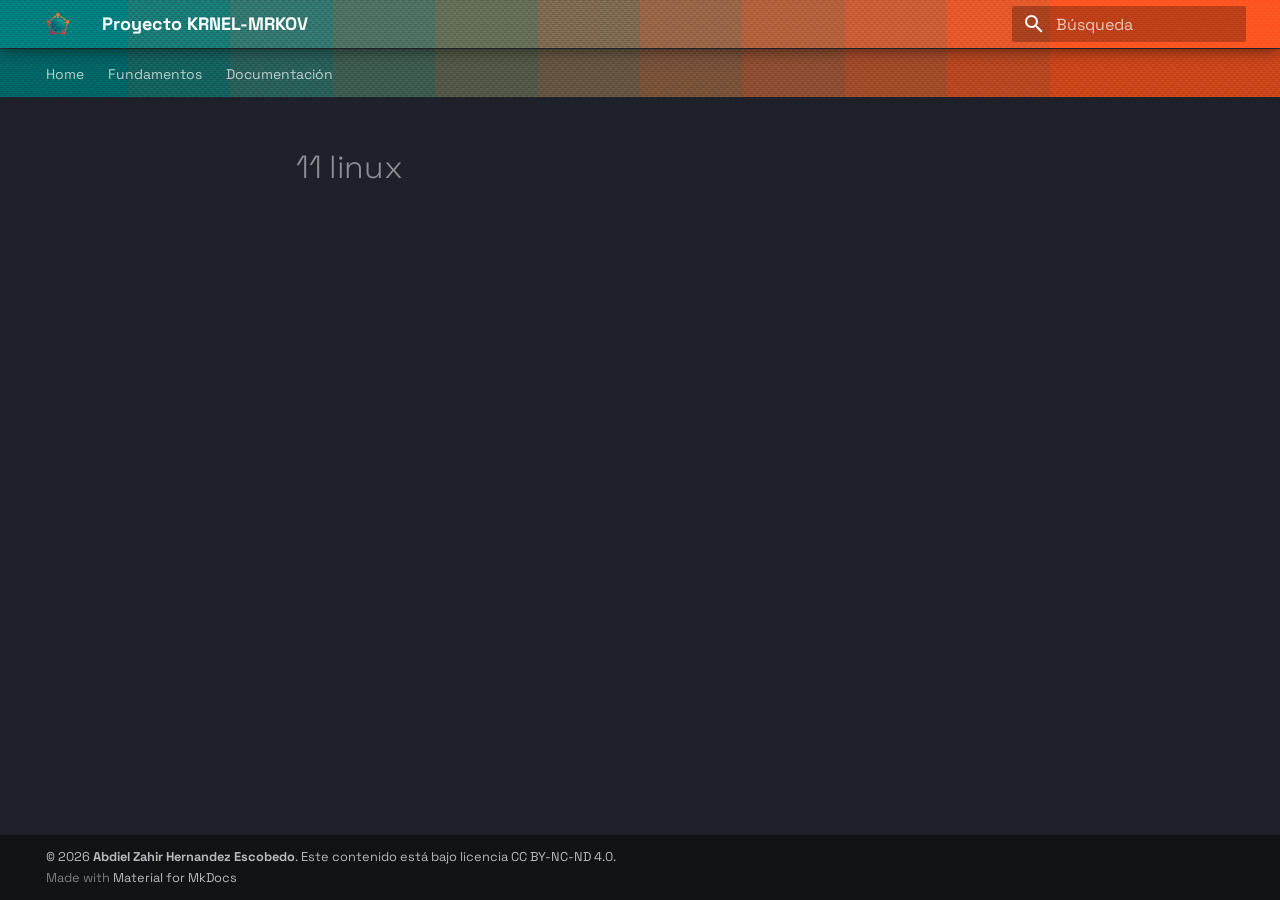
<file: documentacion/10_conceptos/11_linux/index.html>
<!doctype html>
<html lang="es" class="no-js">
  <head>
    
      <meta charset="utf-8">
      <meta name="viewport" content="width=device-width,initial-scale=1">
      
      
        <meta name="author" content="Abdiel Zahir Hernandez Escobedo">
      
      
      
      
      
        
      
      
      <link rel="icon" href="../../../assets/krnel-mrkov-sqlogo-200.png">
      <meta name="generator" content="mkdocs-1.6.1, mkdocs-material-9.7.6">
    
    
      
        <title>11 linux - Proyecto KRNEL-MRKOV</title>
      
    
    
      <link rel="stylesheet" href="../../../assets/stylesheets/main.484c7ddc.min.css">
      
        
        <link rel="stylesheet" href="../../../assets/stylesheets/palette.ab4e12ef.min.css">
      
      


    
    
      
    
    
      
        
        
        <link rel="preconnect" href="https://fonts.gstatic.com" crossorigin>
        <link rel="stylesheet" href="https://fonts.googleapis.com/css?family=Space+Grotesk:300,300i,400,400i,700,700i%7CJetBrains+Mono:400,400i,700,700i&display=fallback">
        <style>:root{--md-text-font:"Space Grotesk";--md-code-font:"JetBrains Mono"}</style>
      
    
    
      <link rel="stylesheet" href="../../../stylesheets/extra.css">
    
    <script>__md_scope=new URL("../../..",location),__md_hash=e=>[...e].reduce(((e,_)=>(e<<5)-e+_.charCodeAt(0)),0),__md_get=(e,_=localStorage,t=__md_scope)=>JSON.parse(_.getItem(t.pathname+"."+e)),__md_set=(e,_,t=localStorage,a=__md_scope)=>{try{t.setItem(a.pathname+"."+e,JSON.stringify(_))}catch(e){}}</script>
    
      

    
    
  </head>
  
  
    
    
      
    
    
    
    
    <body dir="ltr" data-md-color-scheme="slate" data-md-color-primary="teal" data-md-color-accent="deep-orange">
  
    
    <input class="md-toggle" data-md-toggle="drawer" type="checkbox" id="__drawer" autocomplete="off">
    <input class="md-toggle" data-md-toggle="search" type="checkbox" id="__search" autocomplete="off">
    <label class="md-overlay" for="__drawer"></label>
    <div data-md-component="skip">
      
    </div>
    <div data-md-component="announce">
      
    </div>
    
    
      

<header class="md-header" data-md-component="header">
  <nav class="md-header__inner md-grid" aria-label="Cabecera">
    <a href="../../.." title="Proyecto KRNEL-MRKOV" class="md-header__button md-logo" aria-label="Proyecto KRNEL-MRKOV" data-md-component="logo">
      
  <img src="../../../assets/krnel-mrkov-sqlogo.png" alt="logo">

    </a>
    <label class="md-header__button md-icon" for="__drawer">
      
      <svg xmlns="http://www.w3.org/2000/svg" viewBox="0 0 24 24"><path d="M3 6h18v2H3zm0 5h18v2H3zm0 5h18v2H3z"/></svg>
    </label>
    <div class="md-header__title" data-md-component="header-title">
      <div class="md-header__ellipsis">
        <div class="md-header__topic">
          <span class="md-ellipsis">
            Proyecto KRNEL-MRKOV
          </span>
        </div>
        <div class="md-header__topic" data-md-component="header-topic">
          <span class="md-ellipsis">
            
              11 linux
            
          </span>
        </div>
      </div>
    </div>
    
      
        <form class="md-header__option" data-md-component="palette">
  
    
    
    
    <input class="md-option" data-md-color-media="" data-md-color-scheme="slate" data-md-color-primary="teal" data-md-color-accent="deep-orange"  aria-hidden="true"  type="radio" name="__palette" id="__palette_0">
    
  
</form>
      
    
    
      <script>var palette=__md_get("__palette");if(palette&&palette.color){if("(prefers-color-scheme)"===palette.color.media){var media=matchMedia("(prefers-color-scheme: light)"),input=document.querySelector(media.matches?"[data-md-color-media='(prefers-color-scheme: light)']":"[data-md-color-media='(prefers-color-scheme: dark)']");palette.color.media=input.getAttribute("data-md-color-media"),palette.color.scheme=input.getAttribute("data-md-color-scheme"),palette.color.primary=input.getAttribute("data-md-color-primary"),palette.color.accent=input.getAttribute("data-md-color-accent")}for(var[key,value]of Object.entries(palette.color))document.body.setAttribute("data-md-color-"+key,value)}</script>
    
    
    
      
      
        <label class="md-header__button md-icon" for="__search">
          
          <svg xmlns="http://www.w3.org/2000/svg" viewBox="0 0 24 24"><path d="M9.5 3A6.5 6.5 0 0 1 16 9.5c0 1.61-.59 3.09-1.56 4.23l.27.27h.79l5 5-1.5 1.5-5-5v-.79l-.27-.27A6.52 6.52 0 0 1 9.5 16 6.5 6.5 0 0 1 3 9.5 6.5 6.5 0 0 1 9.5 3m0 2C7 5 5 7 5 9.5S7 14 9.5 14 14 12 14 9.5 12 5 9.5 5"/></svg>
        </label>
        <div class="md-search" data-md-component="search" role="dialog">
  <label class="md-search__overlay" for="__search"></label>
  <div class="md-search__inner" role="search">
    <form class="md-search__form" name="search">
      <input type="text" class="md-search__input" name="query" aria-label="Búsqueda" placeholder="Búsqueda" autocapitalize="off" autocorrect="off" autocomplete="off" spellcheck="false" data-md-component="search-query" required>
      <label class="md-search__icon md-icon" for="__search">
        
        <svg xmlns="http://www.w3.org/2000/svg" viewBox="0 0 24 24"><path d="M9.5 3A6.5 6.5 0 0 1 16 9.5c0 1.61-.59 3.09-1.56 4.23l.27.27h.79l5 5-1.5 1.5-5-5v-.79l-.27-.27A6.52 6.52 0 0 1 9.5 16 6.5 6.5 0 0 1 3 9.5 6.5 6.5 0 0 1 9.5 3m0 2C7 5 5 7 5 9.5S7 14 9.5 14 14 12 14 9.5 12 5 9.5 5"/></svg>
        
        <svg xmlns="http://www.w3.org/2000/svg" viewBox="0 0 24 24"><path d="M20 11v2H8l5.5 5.5-1.42 1.42L4.16 12l7.92-7.92L13.5 5.5 8 11z"/></svg>
      </label>
      <nav class="md-search__options" aria-label="Buscar">
        
        <button type="reset" class="md-search__icon md-icon" title="Limpiar" aria-label="Limpiar" tabindex="-1">
          
          <svg xmlns="http://www.w3.org/2000/svg" viewBox="0 0 24 24"><path d="M19 6.41 17.59 5 12 10.59 6.41 5 5 6.41 10.59 12 5 17.59 6.41 19 12 13.41 17.59 19 19 17.59 13.41 12z"/></svg>
        </button>
      </nav>
      
        <div class="md-search__suggest" data-md-component="search-suggest"></div>
      
    </form>
    <div class="md-search__output">
      <div class="md-search__scrollwrap" tabindex="0" data-md-scrollfix>
        <div class="md-search-result" data-md-component="search-result">
          <div class="md-search-result__meta">
            Inicializando búsqueda
          </div>
          <ol class="md-search-result__list" role="presentation"></ol>
        </div>
      </div>
    </div>
  </div>
</div>
      
    
    
  </nav>
  
</header>
    
    <div class="md-container" data-md-component="container">
      
      
        
          
            
<nav class="md-tabs" aria-label="Pestañas" data-md-component="tabs">
  <div class="md-grid">
    <ul class="md-tabs__list">
      
        
  
  
  
  
    <li class="md-tabs__item">
      <a href="../../.." class="md-tabs__link">
        
  
  
    
  
  Home

      </a>
    </li>
  

      
        
  
  
  
  
    
    
      <li class="md-tabs__item">
        <a href="../../../fundamentos/motivacion/" class="md-tabs__link">
          
  
  
  Fundamentos

        </a>
      </li>
    
  

      
        
  
  
  
  
    
    
      <li class="md-tabs__item">
        <a href="../../00_inicio/" class="md-tabs__link">
          
  
  
  Documentación

        </a>
      </li>
    
  

      
    </ul>
  </div>
</nav>
          
        
      
      <main class="md-main" data-md-component="main">
        <div class="md-main__inner md-grid">
          
            
              
              <div class="md-sidebar md-sidebar--primary" data-md-component="sidebar" data-md-type="navigation" >
                <div class="md-sidebar__scrollwrap">
                  <div class="md-sidebar__inner">
                    


  


<nav class="md-nav md-nav--primary md-nav--lifted" aria-label="Navegación" data-md-level="0">
  <label class="md-nav__title" for="__drawer">
    <a href="../../.." title="Proyecto KRNEL-MRKOV" class="md-nav__button md-logo" aria-label="Proyecto KRNEL-MRKOV" data-md-component="logo">
      
  <img src="../../../assets/krnel-mrkov-sqlogo.png" alt="logo">

    </a>
    Proyecto KRNEL-MRKOV
  </label>
  
  <ul class="md-nav__list" data-md-scrollfix>
    
      
      
  
  
  
  
    <li class="md-nav__item">
      <a href="../../.." class="md-nav__link">
        
  
  
  <span class="md-ellipsis">
    
  
    Home
  

    
  </span>
  
  

      </a>
    </li>
  

    
      
      
  
  
  
  
    
    
    
    
      
      
        
      
    
    
    <li class="md-nav__item md-nav__item--nested">
      
        
        
        <input class="md-nav__toggle md-toggle " type="checkbox" id="__nav_2" >
        
          
          <label class="md-nav__link" for="__nav_2" id="__nav_2_label" tabindex="0">
            
  
  
  <span class="md-ellipsis">
    
  
    Fundamentos
  

    
  </span>
  
  

            <span class="md-nav__icon md-icon"></span>
          </label>
        
        <nav class="md-nav" data-md-level="1" aria-labelledby="__nav_2_label" aria-expanded="false">
          <label class="md-nav__title" for="__nav_2">
            <span class="md-nav__icon md-icon"></span>
            
  
    Fundamentos
  

          </label>
          <ul class="md-nav__list" data-md-scrollfix>
            
              
                
  
  
  
  
    <li class="md-nav__item">
      <a href="../../../fundamentos/motivacion/" class="md-nav__link">
        
  
  
  <span class="md-ellipsis">
    
  
    Motivacion
  

    
  </span>
  
  

      </a>
    </li>
  

              
            
              
                
  
  
  
  
    <li class="md-nav__item">
      <a href="../../../fundamentos/identidad/" class="md-nav__link">
        
  
  
  <span class="md-ellipsis">
    
  
    Identidad
  

    
  </span>
  
  

      </a>
    </li>
  

              
            
              
                
  
  
  
  
    
    
    
    
      
      
        
      
    
    
    <li class="md-nav__item md-nav__item--nested">
      
        
        
        <input class="md-nav__toggle md-toggle " type="checkbox" id="__nav_2_3" >
        
          
          <label class="md-nav__link" for="__nav_2_3" id="__nav_2_3_label" tabindex="0">
            
  
  
  <span class="md-ellipsis">
    
  
    Filosofía
  

    
  </span>
  
  

            <span class="md-nav__icon md-icon"></span>
          </label>
        
        <nav class="md-nav" data-md-level="2" aria-labelledby="__nav_2_3_label" aria-expanded="false">
          <label class="md-nav__title" for="__nav_2_3">
            <span class="md-nav__icon md-icon"></span>
            
  
    Filosofía
  

          </label>
          <ul class="md-nav__list" data-md-scrollfix>
            
              
                
  
  
  
  
    <li class="md-nav__item">
      <a href="../../../fundamentos/filosofia/mision-vision/" class="md-nav__link">
        
  
  
  <span class="md-ellipsis">
    
  
    Misión y Visión
  

    
  </span>
  
  

      </a>
    </li>
  

              
            
              
                
  
  
  
  
    <li class="md-nav__item">
      <a href="../../../fundamentos/filosofia/principios/" class="md-nav__link">
        
  
  
  <span class="md-ellipsis">
    
  
    Principios y Valores
  

    
  </span>
  
  

      </a>
    </li>
  

              
            
              
                
  
  
  
  
    <li class="md-nav__item">
      <a href="../../../fundamentos/filosofia/objetivos/" class="md-nav__link">
        
  
  
  <span class="md-ellipsis">
    
  
    Objetivos del Proyecto
  

    
  </span>
  
  

      </a>
    </li>
  

              
            
          </ul>
        </nav>
      
    </li>
  

              
            
          </ul>
        </nav>
      
    </li>
  

    
      
      
  
  
  
  
    
    
    
    
      
      
        
      
    
    
    <li class="md-nav__item md-nav__item--nested">
      
        
        
        <input class="md-nav__toggle md-toggle " type="checkbox" id="__nav_3" >
        
          
          <label class="md-nav__link" for="__nav_3" id="__nav_3_label" tabindex="0">
            
  
  
  <span class="md-ellipsis">
    
  
    Documentación
  

    
  </span>
  
  

            <span class="md-nav__icon md-icon"></span>
          </label>
        
        <nav class="md-nav" data-md-level="1" aria-labelledby="__nav_3_label" aria-expanded="false">
          <label class="md-nav__title" for="__nav_3">
            <span class="md-nav__icon md-icon"></span>
            
  
    Documentación
  

          </label>
          <ul class="md-nav__list" data-md-scrollfix>
            
              
                
  
  
  
  
    <li class="md-nav__item">
      <a href="../../00_inicio/" class="md-nav__link">
        
  
  
  <span class="md-ellipsis">
    
  
    Bienvenido a la documentación del proyecto KRNEL-MRKOV
  

    
  </span>
  
  

      </a>
    </li>
  

              
            
          </ul>
        </nav>
      
    </li>
  

    
  </ul>
</nav>
                  </div>
                </div>
              </div>
            
            
              
              <div class="md-sidebar md-sidebar--secondary" data-md-component="sidebar" data-md-type="toc" >
                <div class="md-sidebar__scrollwrap">
                  <div class="md-sidebar__inner">
                    

<nav class="md-nav md-nav--secondary" aria-label="Tabla de contenidos">
  
  
  
  
</nav>
                  </div>
                </div>
              </div>
            
          
          
            <div class="md-content" data-md-component="content">
              
              <article class="md-content__inner md-typeset">
                
                  



  <h1>11 linux</h1>














                
              </article>
            </div>
          
          
<script>var target=document.getElementById(location.hash.slice(1));target&&target.name&&(target.checked=target.name.startsWith("__tabbed_"))</script>
        </div>
        
          <button type="button" class="md-top md-icon" data-md-component="top" hidden>
  
  <svg xmlns="http://www.w3.org/2000/svg" viewBox="0 0 24 24"><path d="M13 20h-2V8l-5.5 5.5-1.42-1.42L12 4.16l7.92 7.92-1.42 1.42L13 8z"/></svg>
  Volver al principio
</button>
        
      </main>
      
        <footer class="md-footer">
  
  <div class="md-footer-meta md-typeset">
    <div class="md-footer-meta__inner md-grid">
      <div class="md-copyright">
  
    <div class="md-copyright__highlight">
      &copy; 2026 <b>Abdiel Zahir Hernandez Escobedo</b>. 
Este contenido está bajo licencia <a href="https://creativecommons.org/licenses/by-nc-nd/4.0/" target="_blank" rel="noopener">CC BY-NC-ND 4.0</a>.
    </div>
  
  
    Made with
    <a href="https://squidfunk.github.io/mkdocs-material/" target="_blank" rel="noopener">
      Material for MkDocs
    </a>
  
</div>
      
    </div>
  </div>
</footer>
      
    </div>
    <div class="md-dialog" data-md-component="dialog">
      <div class="md-dialog__inner md-typeset"></div>
    </div>
    
    
    
      
      
      <script id="__config" type="application/json">{"annotate": null, "base": "../../..", "features": ["navigation.tabs", "navigation.sections", "navigation.top", "navigation.tracking", "content.code.copy", "content.code.annotate", "content.footnote.tooltips", "search.suggest", "search.highlight"], "search": "../../../assets/javascripts/workers/search.2c215733.min.js", "tags": null, "translations": {"clipboard.copied": "Copiado al portapapeles", "clipboard.copy": "Copiar al portapapeles", "search.result.more.one": "1 m\u00e1s en esta p\u00e1gina", "search.result.more.other": "# m\u00e1s en esta p\u00e1gina", "search.result.none": "No se encontraron documentos", "search.result.one": "1 documento encontrado", "search.result.other": "# documentos encontrados", "search.result.placeholder": "Teclee para comenzar b\u00fasqueda", "search.result.term.missing": "Falta", "select.version": "Seleccionar versi\u00f3n"}, "version": null}</script>
    
    
      <script src="../../../assets/javascripts/bundle.79ae519e.min.js"></script>
      
    
  </body>
</html>
</file>
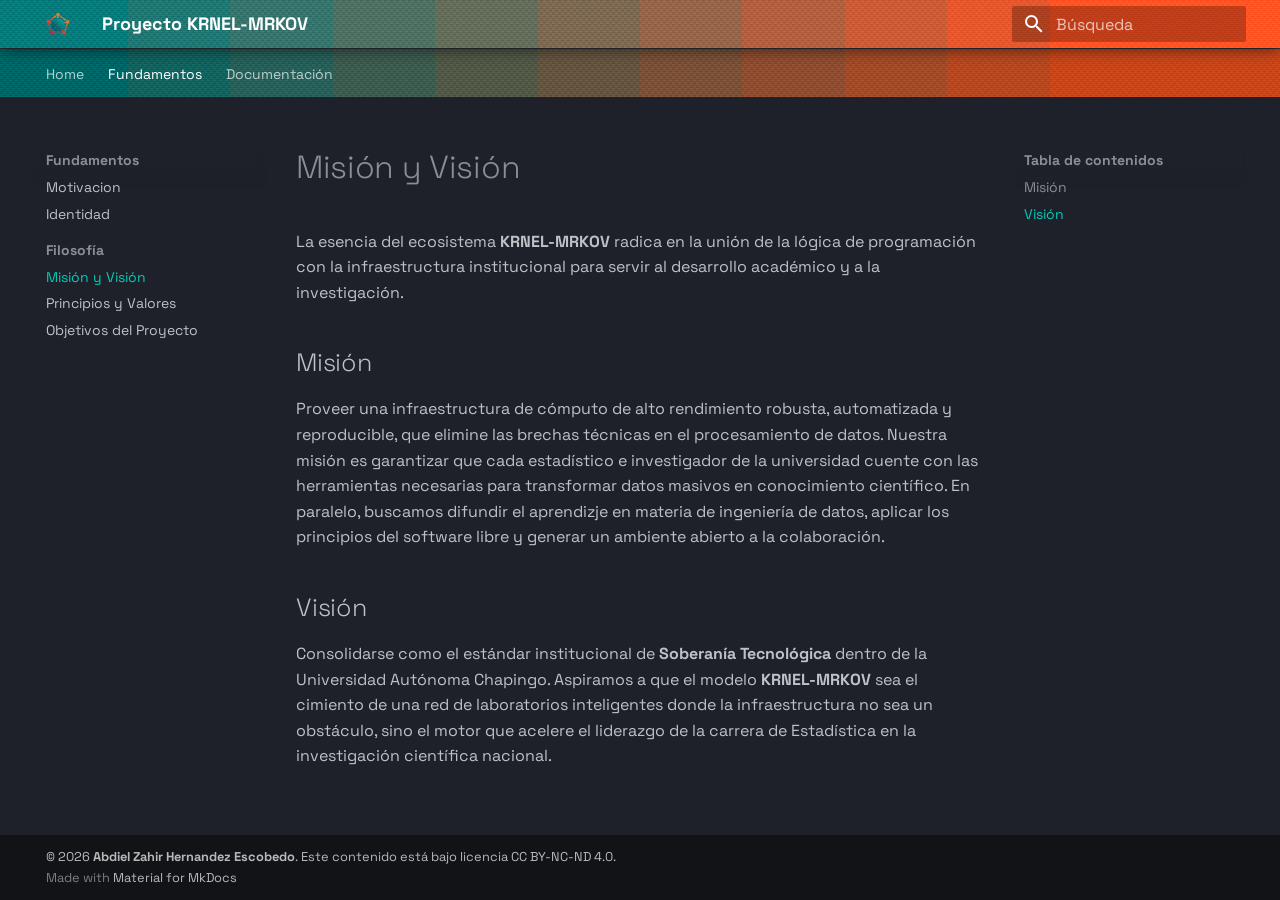
<file: fundamentos/filosofia/mision-vision/index.html>
<!doctype html>
<html lang="es" class="no-js">
  <head>
    
      <meta charset="utf-8">
      <meta name="viewport" content="width=device-width,initial-scale=1">
      
      
        <meta name="author" content="Abdiel Zahir Hernandez Escobedo">
      
      
      
        <link rel="prev" href="../../identidad/">
      
      
        <link rel="next" href="../principios/">
      
      
        
      
      
      <link rel="icon" href="../../../assets/krnel-mrkov-sqlogo-200.png">
      <meta name="generator" content="mkdocs-1.6.1, mkdocs-material-9.7.6">
    
    
      
        <title>Misión y Visión - Proyecto KRNEL-MRKOV</title>
      
    
    
      <link rel="stylesheet" href="../../../assets/stylesheets/main.484c7ddc.min.css">
      
        
        <link rel="stylesheet" href="../../../assets/stylesheets/palette.ab4e12ef.min.css">
      
      


    
    
      
    
    
      
        
        
        <link rel="preconnect" href="https://fonts.gstatic.com" crossorigin>
        <link rel="stylesheet" href="https://fonts.googleapis.com/css?family=Space+Grotesk:300,300i,400,400i,700,700i%7CJetBrains+Mono:400,400i,700,700i&display=fallback">
        <style>:root{--md-text-font:"Space Grotesk";--md-code-font:"JetBrains Mono"}</style>
      
    
    
      <link rel="stylesheet" href="../../../stylesheets/extra.css">
    
    <script>__md_scope=new URL("../../..",location),__md_hash=e=>[...e].reduce(((e,_)=>(e<<5)-e+_.charCodeAt(0)),0),__md_get=(e,_=localStorage,t=__md_scope)=>JSON.parse(_.getItem(t.pathname+"."+e)),__md_set=(e,_,t=localStorage,a=__md_scope)=>{try{t.setItem(a.pathname+"."+e,JSON.stringify(_))}catch(e){}}</script>
    
      

    
    
  </head>
  
  
    
    
      
    
    
    
    
    <body dir="ltr" data-md-color-scheme="slate" data-md-color-primary="teal" data-md-color-accent="deep-orange">
  
    
    <input class="md-toggle" data-md-toggle="drawer" type="checkbox" id="__drawer" autocomplete="off">
    <input class="md-toggle" data-md-toggle="search" type="checkbox" id="__search" autocomplete="off">
    <label class="md-overlay" for="__drawer"></label>
    <div data-md-component="skip">
      
        
        <a href="#mision-y-vision" class="md-skip">
          Saltar a contenido
        </a>
      
    </div>
    <div data-md-component="announce">
      
    </div>
    
    
      

<header class="md-header" data-md-component="header">
  <nav class="md-header__inner md-grid" aria-label="Cabecera">
    <a href="../../.." title="Proyecto KRNEL-MRKOV" class="md-header__button md-logo" aria-label="Proyecto KRNEL-MRKOV" data-md-component="logo">
      
  <img src="../../../assets/krnel-mrkov-sqlogo.png" alt="logo">

    </a>
    <label class="md-header__button md-icon" for="__drawer">
      
      <svg xmlns="http://www.w3.org/2000/svg" viewBox="0 0 24 24"><path d="M3 6h18v2H3zm0 5h18v2H3zm0 5h18v2H3z"/></svg>
    </label>
    <div class="md-header__title" data-md-component="header-title">
      <div class="md-header__ellipsis">
        <div class="md-header__topic">
          <span class="md-ellipsis">
            Proyecto KRNEL-MRKOV
          </span>
        </div>
        <div class="md-header__topic" data-md-component="header-topic">
          <span class="md-ellipsis">
            
              Misión y Visión
            
          </span>
        </div>
      </div>
    </div>
    
      
        <form class="md-header__option" data-md-component="palette">
  
    
    
    
    <input class="md-option" data-md-color-media="" data-md-color-scheme="slate" data-md-color-primary="teal" data-md-color-accent="deep-orange"  aria-hidden="true"  type="radio" name="__palette" id="__palette_0">
    
  
</form>
      
    
    
      <script>var palette=__md_get("__palette");if(palette&&palette.color){if("(prefers-color-scheme)"===palette.color.media){var media=matchMedia("(prefers-color-scheme: light)"),input=document.querySelector(media.matches?"[data-md-color-media='(prefers-color-scheme: light)']":"[data-md-color-media='(prefers-color-scheme: dark)']");palette.color.media=input.getAttribute("data-md-color-media"),palette.color.scheme=input.getAttribute("data-md-color-scheme"),palette.color.primary=input.getAttribute("data-md-color-primary"),palette.color.accent=input.getAttribute("data-md-color-accent")}for(var[key,value]of Object.entries(palette.color))document.body.setAttribute("data-md-color-"+key,value)}</script>
    
    
    
      
      
        <label class="md-header__button md-icon" for="__search">
          
          <svg xmlns="http://www.w3.org/2000/svg" viewBox="0 0 24 24"><path d="M9.5 3A6.5 6.5 0 0 1 16 9.5c0 1.61-.59 3.09-1.56 4.23l.27.27h.79l5 5-1.5 1.5-5-5v-.79l-.27-.27A6.52 6.52 0 0 1 9.5 16 6.5 6.5 0 0 1 3 9.5 6.5 6.5 0 0 1 9.5 3m0 2C7 5 5 7 5 9.5S7 14 9.5 14 14 12 14 9.5 12 5 9.5 5"/></svg>
        </label>
        <div class="md-search" data-md-component="search" role="dialog">
  <label class="md-search__overlay" for="__search"></label>
  <div class="md-search__inner" role="search">
    <form class="md-search__form" name="search">
      <input type="text" class="md-search__input" name="query" aria-label="Búsqueda" placeholder="Búsqueda" autocapitalize="off" autocorrect="off" autocomplete="off" spellcheck="false" data-md-component="search-query" required>
      <label class="md-search__icon md-icon" for="__search">
        
        <svg xmlns="http://www.w3.org/2000/svg" viewBox="0 0 24 24"><path d="M9.5 3A6.5 6.5 0 0 1 16 9.5c0 1.61-.59 3.09-1.56 4.23l.27.27h.79l5 5-1.5 1.5-5-5v-.79l-.27-.27A6.52 6.52 0 0 1 9.5 16 6.5 6.5 0 0 1 3 9.5 6.5 6.5 0 0 1 9.5 3m0 2C7 5 5 7 5 9.5S7 14 9.5 14 14 12 14 9.5 12 5 9.5 5"/></svg>
        
        <svg xmlns="http://www.w3.org/2000/svg" viewBox="0 0 24 24"><path d="M20 11v2H8l5.5 5.5-1.42 1.42L4.16 12l7.92-7.92L13.5 5.5 8 11z"/></svg>
      </label>
      <nav class="md-search__options" aria-label="Buscar">
        
        <button type="reset" class="md-search__icon md-icon" title="Limpiar" aria-label="Limpiar" tabindex="-1">
          
          <svg xmlns="http://www.w3.org/2000/svg" viewBox="0 0 24 24"><path d="M19 6.41 17.59 5 12 10.59 6.41 5 5 6.41 10.59 12 5 17.59 6.41 19 12 13.41 17.59 19 19 17.59 13.41 12z"/></svg>
        </button>
      </nav>
      
        <div class="md-search__suggest" data-md-component="search-suggest"></div>
      
    </form>
    <div class="md-search__output">
      <div class="md-search__scrollwrap" tabindex="0" data-md-scrollfix>
        <div class="md-search-result" data-md-component="search-result">
          <div class="md-search-result__meta">
            Inicializando búsqueda
          </div>
          <ol class="md-search-result__list" role="presentation"></ol>
        </div>
      </div>
    </div>
  </div>
</div>
      
    
    
  </nav>
  
</header>
    
    <div class="md-container" data-md-component="container">
      
      
        
          
            
<nav class="md-tabs" aria-label="Pestañas" data-md-component="tabs">
  <div class="md-grid">
    <ul class="md-tabs__list">
      
        
  
  
  
  
    <li class="md-tabs__item">
      <a href="../../.." class="md-tabs__link">
        
  
  
    
  
  Home

      </a>
    </li>
  

      
        
  
  
  
    
  
  
    
    
      <li class="md-tabs__item md-tabs__item--active">
        <a href="../../motivacion/" class="md-tabs__link">
          
  
  
  Fundamentos

        </a>
      </li>
    
  

      
        
  
  
  
  
    
    
      <li class="md-tabs__item">
        <a href="../../../documentacion/00_inicio/" class="md-tabs__link">
          
  
  
  Documentación

        </a>
      </li>
    
  

      
    </ul>
  </div>
</nav>
          
        
      
      <main class="md-main" data-md-component="main">
        <div class="md-main__inner md-grid">
          
            
              
              <div class="md-sidebar md-sidebar--primary" data-md-component="sidebar" data-md-type="navigation" >
                <div class="md-sidebar__scrollwrap">
                  <div class="md-sidebar__inner">
                    


  


<nav class="md-nav md-nav--primary md-nav--lifted" aria-label="Navegación" data-md-level="0">
  <label class="md-nav__title" for="__drawer">
    <a href="../../.." title="Proyecto KRNEL-MRKOV" class="md-nav__button md-logo" aria-label="Proyecto KRNEL-MRKOV" data-md-component="logo">
      
  <img src="../../../assets/krnel-mrkov-sqlogo.png" alt="logo">

    </a>
    Proyecto KRNEL-MRKOV
  </label>
  
  <ul class="md-nav__list" data-md-scrollfix>
    
      
      
  
  
  
  
    <li class="md-nav__item">
      <a href="../../.." class="md-nav__link">
        
  
  
  <span class="md-ellipsis">
    
  
    Home
  

    
  </span>
  
  

      </a>
    </li>
  

    
      
      
  
  
    
  
  
  
    
    
    
    
      
        
        
      
      
        
      
    
    
    <li class="md-nav__item md-nav__item--active md-nav__item--section md-nav__item--nested">
      
        
        
        <input class="md-nav__toggle md-toggle " type="checkbox" id="__nav_2" checked>
        
          
          <label class="md-nav__link" for="__nav_2" id="__nav_2_label" tabindex="">
            
  
  
  <span class="md-ellipsis">
    
  
    Fundamentos
  

    
  </span>
  
  

            <span class="md-nav__icon md-icon"></span>
          </label>
        
        <nav class="md-nav" data-md-level="1" aria-labelledby="__nav_2_label" aria-expanded="true">
          <label class="md-nav__title" for="__nav_2">
            <span class="md-nav__icon md-icon"></span>
            
  
    Fundamentos
  

          </label>
          <ul class="md-nav__list" data-md-scrollfix>
            
              
                
  
  
  
  
    <li class="md-nav__item">
      <a href="../../motivacion/" class="md-nav__link">
        
  
  
  <span class="md-ellipsis">
    
  
    Motivacion
  

    
  </span>
  
  

      </a>
    </li>
  

              
            
              
                
  
  
  
  
    <li class="md-nav__item">
      <a href="../../identidad/" class="md-nav__link">
        
  
  
  <span class="md-ellipsis">
    
  
    Identidad
  

    
  </span>
  
  

      </a>
    </li>
  

              
            
              
                
  
  
    
  
  
  
    
    
    
    
      
      
        
          
          
        
      
    
    
    <li class="md-nav__item md-nav__item--active md-nav__item--section md-nav__item--nested">
      
        
        
        <input class="md-nav__toggle md-toggle " type="checkbox" id="__nav_2_3" checked>
        
          
          <label class="md-nav__link" for="__nav_2_3" id="__nav_2_3_label" tabindex="">
            
  
  
  <span class="md-ellipsis">
    
  
    Filosofía
  

    
  </span>
  
  

            <span class="md-nav__icon md-icon"></span>
          </label>
        
        <nav class="md-nav" data-md-level="2" aria-labelledby="__nav_2_3_label" aria-expanded="true">
          <label class="md-nav__title" for="__nav_2_3">
            <span class="md-nav__icon md-icon"></span>
            
  
    Filosofía
  

          </label>
          <ul class="md-nav__list" data-md-scrollfix>
            
              
                
  
  
    
  
  
  
    <li class="md-nav__item md-nav__item--active">
      
      <input class="md-nav__toggle md-toggle" type="checkbox" id="__toc">
      
      
        
      
      
        <label class="md-nav__link md-nav__link--active" for="__toc">
          
  
  
  <span class="md-ellipsis">
    
  
    Misión y Visión
  

    
  </span>
  
  

          <span class="md-nav__icon md-icon"></span>
        </label>
      
      <a href="./" class="md-nav__link md-nav__link--active">
        
  
  
  <span class="md-ellipsis">
    
  
    Misión y Visión
  

    
  </span>
  
  

      </a>
      
        

<nav class="md-nav md-nav--secondary" aria-label="Tabla de contenidos">
  
  
  
    
  
  
    <label class="md-nav__title" for="__toc">
      <span class="md-nav__icon md-icon"></span>
      Tabla de contenidos
    </label>
    <ul class="md-nav__list" data-md-component="toc" data-md-scrollfix>
      
        <li class="md-nav__item">
  <a href="#mision" class="md-nav__link">
    <span class="md-ellipsis">
      
        Misión
      
    </span>
  </a>
  
</li>
      
        <li class="md-nav__item">
  <a href="#vision" class="md-nav__link">
    <span class="md-ellipsis">
      
        Visión
      
    </span>
  </a>
  
</li>
      
    </ul>
  
</nav>
      
    </li>
  

              
            
              
                
  
  
  
  
    <li class="md-nav__item">
      <a href="../principios/" class="md-nav__link">
        
  
  
  <span class="md-ellipsis">
    
  
    Principios y Valores
  

    
  </span>
  
  

      </a>
    </li>
  

              
            
              
                
  
  
  
  
    <li class="md-nav__item">
      <a href="../objetivos/" class="md-nav__link">
        
  
  
  <span class="md-ellipsis">
    
  
    Objetivos del Proyecto
  

    
  </span>
  
  

      </a>
    </li>
  

              
            
          </ul>
        </nav>
      
    </li>
  

              
            
          </ul>
        </nav>
      
    </li>
  

    
      
      
  
  
  
  
    
    
    
    
      
      
        
      
    
    
    <li class="md-nav__item md-nav__item--nested">
      
        
        
        <input class="md-nav__toggle md-toggle " type="checkbox" id="__nav_3" >
        
          
          <label class="md-nav__link" for="__nav_3" id="__nav_3_label" tabindex="0">
            
  
  
  <span class="md-ellipsis">
    
  
    Documentación
  

    
  </span>
  
  

            <span class="md-nav__icon md-icon"></span>
          </label>
        
        <nav class="md-nav" data-md-level="1" aria-labelledby="__nav_3_label" aria-expanded="false">
          <label class="md-nav__title" for="__nav_3">
            <span class="md-nav__icon md-icon"></span>
            
  
    Documentación
  

          </label>
          <ul class="md-nav__list" data-md-scrollfix>
            
              
                
  
  
  
  
    <li class="md-nav__item">
      <a href="../../../documentacion/00_inicio/" class="md-nav__link">
        
  
  
  <span class="md-ellipsis">
    
  
    Bienvenido a la documentación del proyecto KRNEL-MRKOV
  

    
  </span>
  
  

      </a>
    </li>
  

              
            
          </ul>
        </nav>
      
    </li>
  

    
  </ul>
</nav>
                  </div>
                </div>
              </div>
            
            
              
              <div class="md-sidebar md-sidebar--secondary" data-md-component="sidebar" data-md-type="toc" >
                <div class="md-sidebar__scrollwrap">
                  <div class="md-sidebar__inner">
                    

<nav class="md-nav md-nav--secondary" aria-label="Tabla de contenidos">
  
  
  
    
  
  
    <label class="md-nav__title" for="__toc">
      <span class="md-nav__icon md-icon"></span>
      Tabla de contenidos
    </label>
    <ul class="md-nav__list" data-md-component="toc" data-md-scrollfix>
      
        <li class="md-nav__item">
  <a href="#mision" class="md-nav__link">
    <span class="md-ellipsis">
      
        Misión
      
    </span>
  </a>
  
</li>
      
        <li class="md-nav__item">
  <a href="#vision" class="md-nav__link">
    <span class="md-ellipsis">
      
        Visión
      
    </span>
  </a>
  
</li>
      
    </ul>
  
</nav>
                  </div>
                </div>
              </div>
            
          
          
            <div class="md-content" data-md-component="content">
              
              <article class="md-content__inner md-typeset">
                
                  



<h1 id="mision-y-vision">Misión y Visión</h1>
<p>La esencia del ecosistema <strong>KRNEL-MRKOV</strong> radica en la unión de la lógica de programación con la infraestructura institucional para servir al desarrollo académico y a la investigación.</p>
<h2 id="mision">Misión</h2>
<p>Proveer una infraestructura de cómputo de alto rendimiento robusta, automatizada y reproducible, que elimine las brechas técnicas en el procesamiento de datos. Nuestra misión es garantizar que cada estadístico e investigador de la universidad cuente con las herramientas necesarias para transformar datos masivos en conocimiento científico. En paralelo, buscamos difundir el aprendizje en materia de ingeniería de datos, aplicar los principios del software libre y generar un ambiente abierto a la colaboración.</p>
<h2 id="vision">Visión</h2>
<p>Consolidarse como el estándar institucional de <strong>Soberanía Tecnológica</strong> dentro de la Universidad Autónoma Chapingo. Aspiramos a que el modelo <strong>KRNEL-MRKOV</strong> sea el cimiento de una red de laboratorios inteligentes donde la infraestructura no sea un obstáculo, sino el motor que acelere el liderazgo de la carrera de Estadística en la investigación científica nacional.</p>












                
              </article>
            </div>
          
          
<script>var target=document.getElementById(location.hash.slice(1));target&&target.name&&(target.checked=target.name.startsWith("__tabbed_"))</script>
        </div>
        
          <button type="button" class="md-top md-icon" data-md-component="top" hidden>
  
  <svg xmlns="http://www.w3.org/2000/svg" viewBox="0 0 24 24"><path d="M13 20h-2V8l-5.5 5.5-1.42-1.42L12 4.16l7.92 7.92-1.42 1.42L13 8z"/></svg>
  Volver al principio
</button>
        
      </main>
      
        <footer class="md-footer">
  
  <div class="md-footer-meta md-typeset">
    <div class="md-footer-meta__inner md-grid">
      <div class="md-copyright">
  
    <div class="md-copyright__highlight">
      &copy; 2026 <b>Abdiel Zahir Hernandez Escobedo</b>. 
Este contenido está bajo licencia <a href="https://creativecommons.org/licenses/by-nc-nd/4.0/" target="_blank" rel="noopener">CC BY-NC-ND 4.0</a>.
    </div>
  
  
    Made with
    <a href="https://squidfunk.github.io/mkdocs-material/" target="_blank" rel="noopener">
      Material for MkDocs
    </a>
  
</div>
      
    </div>
  </div>
</footer>
      
    </div>
    <div class="md-dialog" data-md-component="dialog">
      <div class="md-dialog__inner md-typeset"></div>
    </div>
    
    
    
      
      
      <script id="__config" type="application/json">{"annotate": null, "base": "../../..", "features": ["navigation.tabs", "navigation.sections", "navigation.top", "navigation.tracking", "content.code.copy", "content.code.annotate", "content.footnote.tooltips", "search.suggest", "search.highlight"], "search": "../../../assets/javascripts/workers/search.2c215733.min.js", "tags": null, "translations": {"clipboard.copied": "Copiado al portapapeles", "clipboard.copy": "Copiar al portapapeles", "search.result.more.one": "1 m\u00e1s en esta p\u00e1gina", "search.result.more.other": "# m\u00e1s en esta p\u00e1gina", "search.result.none": "No se encontraron documentos", "search.result.one": "1 documento encontrado", "search.result.other": "# documentos encontrados", "search.result.placeholder": "Teclee para comenzar b\u00fasqueda", "search.result.term.missing": "Falta", "select.version": "Seleccionar versi\u00f3n"}, "version": null}</script>
    
    
      <script src="../../../assets/javascripts/bundle.79ae519e.min.js"></script>
      
    
  </body>
</html>
</file>
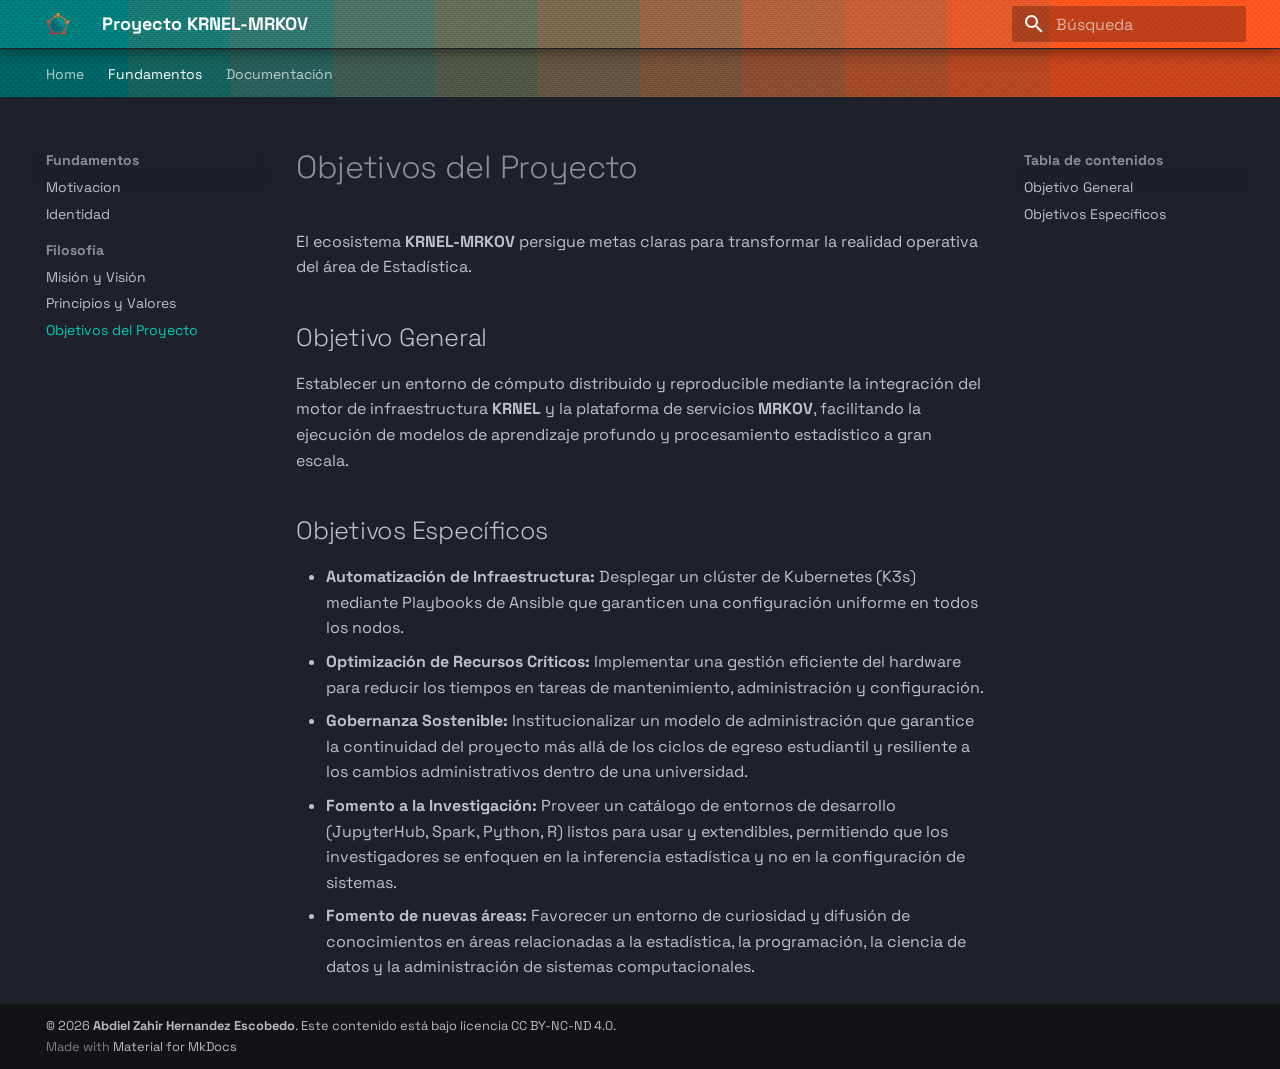
<file: fundamentos/filosofia/objetivos/index.html>
<!doctype html>
<html lang="es" class="no-js">
  <head>
    
      <meta charset="utf-8">
      <meta name="viewport" content="width=device-width,initial-scale=1">
      
      
        <meta name="author" content="Abdiel Zahir Hernandez Escobedo">
      
      
      
        <link rel="prev" href="../principios/">
      
      
        <link rel="next" href="../../../documentacion/00_inicio/">
      
      
        
      
      
      <link rel="icon" href="../../../assets/krnel-mrkov-sqlogo-200.png">
      <meta name="generator" content="mkdocs-1.6.1, mkdocs-material-9.7.6">
    
    
      
        <title>Objetivos del Proyecto - Proyecto KRNEL-MRKOV</title>
      
    
    
      <link rel="stylesheet" href="../../../assets/stylesheets/main.484c7ddc.min.css">
      
        
        <link rel="stylesheet" href="../../../assets/stylesheets/palette.ab4e12ef.min.css">
      
      


    
    
      
    
    
      
        
        
        <link rel="preconnect" href="https://fonts.gstatic.com" crossorigin>
        <link rel="stylesheet" href="https://fonts.googleapis.com/css?family=Space+Grotesk:300,300i,400,400i,700,700i%7CJetBrains+Mono:400,400i,700,700i&display=fallback">
        <style>:root{--md-text-font:"Space Grotesk";--md-code-font:"JetBrains Mono"}</style>
      
    
    
      <link rel="stylesheet" href="../../../stylesheets/extra.css">
    
    <script>__md_scope=new URL("../../..",location),__md_hash=e=>[...e].reduce(((e,_)=>(e<<5)-e+_.charCodeAt(0)),0),__md_get=(e,_=localStorage,t=__md_scope)=>JSON.parse(_.getItem(t.pathname+"."+e)),__md_set=(e,_,t=localStorage,a=__md_scope)=>{try{t.setItem(a.pathname+"."+e,JSON.stringify(_))}catch(e){}}</script>
    
      

    
    
  </head>
  
  
    
    
      
    
    
    
    
    <body dir="ltr" data-md-color-scheme="slate" data-md-color-primary="teal" data-md-color-accent="deep-orange">
  
    
    <input class="md-toggle" data-md-toggle="drawer" type="checkbox" id="__drawer" autocomplete="off">
    <input class="md-toggle" data-md-toggle="search" type="checkbox" id="__search" autocomplete="off">
    <label class="md-overlay" for="__drawer"></label>
    <div data-md-component="skip">
      
        
        <a href="#objetivos-del-proyecto" class="md-skip">
          Saltar a contenido
        </a>
      
    </div>
    <div data-md-component="announce">
      
    </div>
    
    
      

<header class="md-header" data-md-component="header">
  <nav class="md-header__inner md-grid" aria-label="Cabecera">
    <a href="../../.." title="Proyecto KRNEL-MRKOV" class="md-header__button md-logo" aria-label="Proyecto KRNEL-MRKOV" data-md-component="logo">
      
  <img src="../../../assets/krnel-mrkov-sqlogo.png" alt="logo">

    </a>
    <label class="md-header__button md-icon" for="__drawer">
      
      <svg xmlns="http://www.w3.org/2000/svg" viewBox="0 0 24 24"><path d="M3 6h18v2H3zm0 5h18v2H3zm0 5h18v2H3z"/></svg>
    </label>
    <div class="md-header__title" data-md-component="header-title">
      <div class="md-header__ellipsis">
        <div class="md-header__topic">
          <span class="md-ellipsis">
            Proyecto KRNEL-MRKOV
          </span>
        </div>
        <div class="md-header__topic" data-md-component="header-topic">
          <span class="md-ellipsis">
            
              Objetivos del Proyecto
            
          </span>
        </div>
      </div>
    </div>
    
      
        <form class="md-header__option" data-md-component="palette">
  
    
    
    
    <input class="md-option" data-md-color-media="" data-md-color-scheme="slate" data-md-color-primary="teal" data-md-color-accent="deep-orange"  aria-hidden="true"  type="radio" name="__palette" id="__palette_0">
    
  
</form>
      
    
    
      <script>var palette=__md_get("__palette");if(palette&&palette.color){if("(prefers-color-scheme)"===palette.color.media){var media=matchMedia("(prefers-color-scheme: light)"),input=document.querySelector(media.matches?"[data-md-color-media='(prefers-color-scheme: light)']":"[data-md-color-media='(prefers-color-scheme: dark)']");palette.color.media=input.getAttribute("data-md-color-media"),palette.color.scheme=input.getAttribute("data-md-color-scheme"),palette.color.primary=input.getAttribute("data-md-color-primary"),palette.color.accent=input.getAttribute("data-md-color-accent")}for(var[key,value]of Object.entries(palette.color))document.body.setAttribute("data-md-color-"+key,value)}</script>
    
    
    
      
      
        <label class="md-header__button md-icon" for="__search">
          
          <svg xmlns="http://www.w3.org/2000/svg" viewBox="0 0 24 24"><path d="M9.5 3A6.5 6.5 0 0 1 16 9.5c0 1.61-.59 3.09-1.56 4.23l.27.27h.79l5 5-1.5 1.5-5-5v-.79l-.27-.27A6.52 6.52 0 0 1 9.5 16 6.5 6.5 0 0 1 3 9.5 6.5 6.5 0 0 1 9.5 3m0 2C7 5 5 7 5 9.5S7 14 9.5 14 14 12 14 9.5 12 5 9.5 5"/></svg>
        </label>
        <div class="md-search" data-md-component="search" role="dialog">
  <label class="md-search__overlay" for="__search"></label>
  <div class="md-search__inner" role="search">
    <form class="md-search__form" name="search">
      <input type="text" class="md-search__input" name="query" aria-label="Búsqueda" placeholder="Búsqueda" autocapitalize="off" autocorrect="off" autocomplete="off" spellcheck="false" data-md-component="search-query" required>
      <label class="md-search__icon md-icon" for="__search">
        
        <svg xmlns="http://www.w3.org/2000/svg" viewBox="0 0 24 24"><path d="M9.5 3A6.5 6.5 0 0 1 16 9.5c0 1.61-.59 3.09-1.56 4.23l.27.27h.79l5 5-1.5 1.5-5-5v-.79l-.27-.27A6.52 6.52 0 0 1 9.5 16 6.5 6.5 0 0 1 3 9.5 6.5 6.5 0 0 1 9.5 3m0 2C7 5 5 7 5 9.5S7 14 9.5 14 14 12 14 9.5 12 5 9.5 5"/></svg>
        
        <svg xmlns="http://www.w3.org/2000/svg" viewBox="0 0 24 24"><path d="M20 11v2H8l5.5 5.5-1.42 1.42L4.16 12l7.92-7.92L13.5 5.5 8 11z"/></svg>
      </label>
      <nav class="md-search__options" aria-label="Buscar">
        
        <button type="reset" class="md-search__icon md-icon" title="Limpiar" aria-label="Limpiar" tabindex="-1">
          
          <svg xmlns="http://www.w3.org/2000/svg" viewBox="0 0 24 24"><path d="M19 6.41 17.59 5 12 10.59 6.41 5 5 6.41 10.59 12 5 17.59 6.41 19 12 13.41 17.59 19 19 17.59 13.41 12z"/></svg>
        </button>
      </nav>
      
        <div class="md-search__suggest" data-md-component="search-suggest"></div>
      
    </form>
    <div class="md-search__output">
      <div class="md-search__scrollwrap" tabindex="0" data-md-scrollfix>
        <div class="md-search-result" data-md-component="search-result">
          <div class="md-search-result__meta">
            Inicializando búsqueda
          </div>
          <ol class="md-search-result__list" role="presentation"></ol>
        </div>
      </div>
    </div>
  </div>
</div>
      
    
    
  </nav>
  
</header>
    
    <div class="md-container" data-md-component="container">
      
      
        
          
            
<nav class="md-tabs" aria-label="Pestañas" data-md-component="tabs">
  <div class="md-grid">
    <ul class="md-tabs__list">
      
        
  
  
  
  
    <li class="md-tabs__item">
      <a href="../../.." class="md-tabs__link">
        
  
  
    
  
  Home

      </a>
    </li>
  

      
        
  
  
  
    
  
  
    
    
      <li class="md-tabs__item md-tabs__item--active">
        <a href="../../motivacion/" class="md-tabs__link">
          
  
  
  Fundamentos

        </a>
      </li>
    
  

      
        
  
  
  
  
    
    
      <li class="md-tabs__item">
        <a href="../../../documentacion/00_inicio/" class="md-tabs__link">
          
  
  
  Documentación

        </a>
      </li>
    
  

      
    </ul>
  </div>
</nav>
          
        
      
      <main class="md-main" data-md-component="main">
        <div class="md-main__inner md-grid">
          
            
              
              <div class="md-sidebar md-sidebar--primary" data-md-component="sidebar" data-md-type="navigation" >
                <div class="md-sidebar__scrollwrap">
                  <div class="md-sidebar__inner">
                    


  


<nav class="md-nav md-nav--primary md-nav--lifted" aria-label="Navegación" data-md-level="0">
  <label class="md-nav__title" for="__drawer">
    <a href="../../.." title="Proyecto KRNEL-MRKOV" class="md-nav__button md-logo" aria-label="Proyecto KRNEL-MRKOV" data-md-component="logo">
      
  <img src="../../../assets/krnel-mrkov-sqlogo.png" alt="logo">

    </a>
    Proyecto KRNEL-MRKOV
  </label>
  
  <ul class="md-nav__list" data-md-scrollfix>
    
      
      
  
  
  
  
    <li class="md-nav__item">
      <a href="../../.." class="md-nav__link">
        
  
  
  <span class="md-ellipsis">
    
  
    Home
  

    
  </span>
  
  

      </a>
    </li>
  

    
      
      
  
  
    
  
  
  
    
    
    
    
      
        
        
      
      
        
      
    
    
    <li class="md-nav__item md-nav__item--active md-nav__item--section md-nav__item--nested">
      
        
        
        <input class="md-nav__toggle md-toggle " type="checkbox" id="__nav_2" checked>
        
          
          <label class="md-nav__link" for="__nav_2" id="__nav_2_label" tabindex="">
            
  
  
  <span class="md-ellipsis">
    
  
    Fundamentos
  

    
  </span>
  
  

            <span class="md-nav__icon md-icon"></span>
          </label>
        
        <nav class="md-nav" data-md-level="1" aria-labelledby="__nav_2_label" aria-expanded="true">
          <label class="md-nav__title" for="__nav_2">
            <span class="md-nav__icon md-icon"></span>
            
  
    Fundamentos
  

          </label>
          <ul class="md-nav__list" data-md-scrollfix>
            
              
                
  
  
  
  
    <li class="md-nav__item">
      <a href="../../motivacion/" class="md-nav__link">
        
  
  
  <span class="md-ellipsis">
    
  
    Motivacion
  

    
  </span>
  
  

      </a>
    </li>
  

              
            
              
                
  
  
  
  
    <li class="md-nav__item">
      <a href="../../identidad/" class="md-nav__link">
        
  
  
  <span class="md-ellipsis">
    
  
    Identidad
  

    
  </span>
  
  

      </a>
    </li>
  

              
            
              
                
  
  
    
  
  
  
    
    
    
    
      
      
        
          
          
        
      
    
    
    <li class="md-nav__item md-nav__item--active md-nav__item--section md-nav__item--nested">
      
        
        
        <input class="md-nav__toggle md-toggle " type="checkbox" id="__nav_2_3" checked>
        
          
          <label class="md-nav__link" for="__nav_2_3" id="__nav_2_3_label" tabindex="">
            
  
  
  <span class="md-ellipsis">
    
  
    Filosofía
  

    
  </span>
  
  

            <span class="md-nav__icon md-icon"></span>
          </label>
        
        <nav class="md-nav" data-md-level="2" aria-labelledby="__nav_2_3_label" aria-expanded="true">
          <label class="md-nav__title" for="__nav_2_3">
            <span class="md-nav__icon md-icon"></span>
            
  
    Filosofía
  

          </label>
          <ul class="md-nav__list" data-md-scrollfix>
            
              
                
  
  
  
  
    <li class="md-nav__item">
      <a href="../mision-vision/" class="md-nav__link">
        
  
  
  <span class="md-ellipsis">
    
  
    Misión y Visión
  

    
  </span>
  
  

      </a>
    </li>
  

              
            
              
                
  
  
  
  
    <li class="md-nav__item">
      <a href="../principios/" class="md-nav__link">
        
  
  
  <span class="md-ellipsis">
    
  
    Principios y Valores
  

    
  </span>
  
  

      </a>
    </li>
  

              
            
              
                
  
  
    
  
  
  
    <li class="md-nav__item md-nav__item--active">
      
      <input class="md-nav__toggle md-toggle" type="checkbox" id="__toc">
      
      
        
      
      
        <label class="md-nav__link md-nav__link--active" for="__toc">
          
  
  
  <span class="md-ellipsis">
    
  
    Objetivos del Proyecto
  

    
  </span>
  
  

          <span class="md-nav__icon md-icon"></span>
        </label>
      
      <a href="./" class="md-nav__link md-nav__link--active">
        
  
  
  <span class="md-ellipsis">
    
  
    Objetivos del Proyecto
  

    
  </span>
  
  

      </a>
      
        

<nav class="md-nav md-nav--secondary" aria-label="Tabla de contenidos">
  
  
  
    
  
  
    <label class="md-nav__title" for="__toc">
      <span class="md-nav__icon md-icon"></span>
      Tabla de contenidos
    </label>
    <ul class="md-nav__list" data-md-component="toc" data-md-scrollfix>
      
        <li class="md-nav__item">
  <a href="#objetivo-general" class="md-nav__link">
    <span class="md-ellipsis">
      
        Objetivo General
      
    </span>
  </a>
  
</li>
      
        <li class="md-nav__item">
  <a href="#objetivos-especificos" class="md-nav__link">
    <span class="md-ellipsis">
      
        Objetivos Específicos
      
    </span>
  </a>
  
</li>
      
    </ul>
  
</nav>
      
    </li>
  

              
            
          </ul>
        </nav>
      
    </li>
  

              
            
          </ul>
        </nav>
      
    </li>
  

    
      
      
  
  
  
  
    
    
    
    
      
      
        
      
    
    
    <li class="md-nav__item md-nav__item--nested">
      
        
        
        <input class="md-nav__toggle md-toggle " type="checkbox" id="__nav_3" >
        
          
          <label class="md-nav__link" for="__nav_3" id="__nav_3_label" tabindex="0">
            
  
  
  <span class="md-ellipsis">
    
  
    Documentación
  

    
  </span>
  
  

            <span class="md-nav__icon md-icon"></span>
          </label>
        
        <nav class="md-nav" data-md-level="1" aria-labelledby="__nav_3_label" aria-expanded="false">
          <label class="md-nav__title" for="__nav_3">
            <span class="md-nav__icon md-icon"></span>
            
  
    Documentación
  

          </label>
          <ul class="md-nav__list" data-md-scrollfix>
            
              
                
  
  
  
  
    <li class="md-nav__item">
      <a href="../../../documentacion/00_inicio/" class="md-nav__link">
        
  
  
  <span class="md-ellipsis">
    
  
    Bienvenido a la documentación del proyecto KRNEL-MRKOV
  

    
  </span>
  
  

      </a>
    </li>
  

              
            
          </ul>
        </nav>
      
    </li>
  

    
  </ul>
</nav>
                  </div>
                </div>
              </div>
            
            
              
              <div class="md-sidebar md-sidebar--secondary" data-md-component="sidebar" data-md-type="toc" >
                <div class="md-sidebar__scrollwrap">
                  <div class="md-sidebar__inner">
                    

<nav class="md-nav md-nav--secondary" aria-label="Tabla de contenidos">
  
  
  
    
  
  
    <label class="md-nav__title" for="__toc">
      <span class="md-nav__icon md-icon"></span>
      Tabla de contenidos
    </label>
    <ul class="md-nav__list" data-md-component="toc" data-md-scrollfix>
      
        <li class="md-nav__item">
  <a href="#objetivo-general" class="md-nav__link">
    <span class="md-ellipsis">
      
        Objetivo General
      
    </span>
  </a>
  
</li>
      
        <li class="md-nav__item">
  <a href="#objetivos-especificos" class="md-nav__link">
    <span class="md-ellipsis">
      
        Objetivos Específicos
      
    </span>
  </a>
  
</li>
      
    </ul>
  
</nav>
                  </div>
                </div>
              </div>
            
          
          
            <div class="md-content" data-md-component="content">
              
              <article class="md-content__inner md-typeset">
                
                  



<h1 id="objetivos-del-proyecto">Objetivos del Proyecto</h1>
<p>El ecosistema <strong>KRNEL-MRKOV</strong> persigue metas claras para transformar la realidad operativa del área de Estadística.</p>
<h2 id="objetivo-general">Objetivo General</h2>
<p>Establecer un entorno de cómputo distribuido y reproducible mediante la integración del motor de infraestructura <strong>KRNEL</strong> y la plataforma de servicios <strong>MRKOV</strong>, facilitando la ejecución de modelos de aprendizaje profundo y procesamiento estadístico a gran escala.</p>
<h2 id="objetivos-especificos">Objetivos Específicos</h2>
<ul>
<li><strong>Automatización de Infraestructura:</strong> Desplegar un clúster de Kubernetes (K3s) mediante Playbooks de Ansible que garanticen una configuración uniforme en todos los nodos.</li>
<li><strong>Optimización de Recursos Críticos:</strong> Implementar una gestión eficiente del hardware para reducir los tiempos en tareas de mantenimiento, administración y configuración.</li>
<li><strong>Gobernanza Sostenible:</strong> Institucionalizar un modelo de administración que garantice la continuidad del proyecto más allá de los ciclos de egreso estudiantil y resiliente a los cambios administrativos dentro de una universidad.</li>
<li><strong>Fomento a la Investigación:</strong> Proveer un catálogo de entornos de desarrollo (JupyterHub, Spark, Python, R) listos para usar y extendibles, permitiendo que los investigadores se enfoquen en la inferencia estadística y no en la configuración de sistemas.</li>
<li><strong>Fomento de nuevas áreas:</strong> Favorecer un entorno de curiosidad y difusión de conocimientos en áreas relacionadas a la estadística, la programación, la ciencia de datos y la administración de sistemas computacionales.</li>
</ul>












                
              </article>
            </div>
          
          
<script>var target=document.getElementById(location.hash.slice(1));target&&target.name&&(target.checked=target.name.startsWith("__tabbed_"))</script>
        </div>
        
          <button type="button" class="md-top md-icon" data-md-component="top" hidden>
  
  <svg xmlns="http://www.w3.org/2000/svg" viewBox="0 0 24 24"><path d="M13 20h-2V8l-5.5 5.5-1.42-1.42L12 4.16l7.92 7.92-1.42 1.42L13 8z"/></svg>
  Volver al principio
</button>
        
      </main>
      
        <footer class="md-footer">
  
  <div class="md-footer-meta md-typeset">
    <div class="md-footer-meta__inner md-grid">
      <div class="md-copyright">
  
    <div class="md-copyright__highlight">
      &copy; 2026 <b>Abdiel Zahir Hernandez Escobedo</b>. 
Este contenido está bajo licencia <a href="https://creativecommons.org/licenses/by-nc-nd/4.0/" target="_blank" rel="noopener">CC BY-NC-ND 4.0</a>.
    </div>
  
  
    Made with
    <a href="https://squidfunk.github.io/mkdocs-material/" target="_blank" rel="noopener">
      Material for MkDocs
    </a>
  
</div>
      
    </div>
  </div>
</footer>
      
    </div>
    <div class="md-dialog" data-md-component="dialog">
      <div class="md-dialog__inner md-typeset"></div>
    </div>
    
    
    
      
      
      <script id="__config" type="application/json">{"annotate": null, "base": "../../..", "features": ["navigation.tabs", "navigation.sections", "navigation.top", "navigation.tracking", "content.code.copy", "content.code.annotate", "content.footnote.tooltips", "search.suggest", "search.highlight"], "search": "../../../assets/javascripts/workers/search.2c215733.min.js", "tags": null, "translations": {"clipboard.copied": "Copiado al portapapeles", "clipboard.copy": "Copiar al portapapeles", "search.result.more.one": "1 m\u00e1s en esta p\u00e1gina", "search.result.more.other": "# m\u00e1s en esta p\u00e1gina", "search.result.none": "No se encontraron documentos", "search.result.one": "1 documento encontrado", "search.result.other": "# documentos encontrados", "search.result.placeholder": "Teclee para comenzar b\u00fasqueda", "search.result.term.missing": "Falta", "select.version": "Seleccionar versi\u00f3n"}, "version": null}</script>
    
    
      <script src="../../../assets/javascripts/bundle.79ae519e.min.js"></script>
      
    
  </body>
</html>
</file>
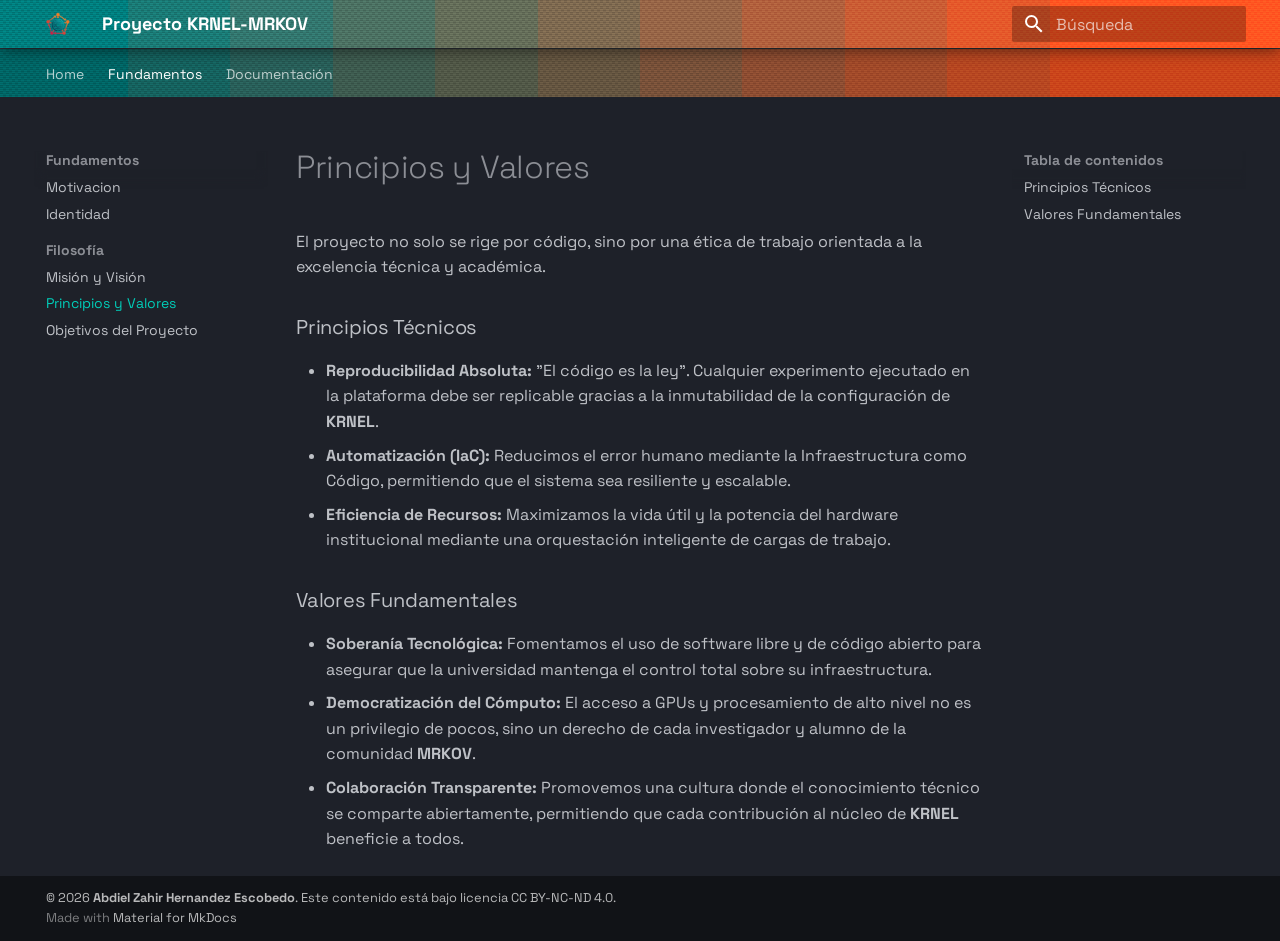
<file: fundamentos/filosofia/principios/index.html>
<!doctype html>
<html lang="es" class="no-js">
  <head>
    
      <meta charset="utf-8">
      <meta name="viewport" content="width=device-width,initial-scale=1">
      
      
        <meta name="author" content="Abdiel Zahir Hernandez Escobedo">
      
      
      
        <link rel="prev" href="../mision-vision/">
      
      
        <link rel="next" href="../objetivos/">
      
      
        
      
      
      <link rel="icon" href="../../../assets/krnel-mrkov-sqlogo-200.png">
      <meta name="generator" content="mkdocs-1.6.1, mkdocs-material-9.7.6">
    
    
      
        <title>Principios y Valores - Proyecto KRNEL-MRKOV</title>
      
    
    
      <link rel="stylesheet" href="../../../assets/stylesheets/main.484c7ddc.min.css">
      
        
        <link rel="stylesheet" href="../../../assets/stylesheets/palette.ab4e12ef.min.css">
      
      


    
    
      
    
    
      
        
        
        <link rel="preconnect" href="https://fonts.gstatic.com" crossorigin>
        <link rel="stylesheet" href="https://fonts.googleapis.com/css?family=Space+Grotesk:300,300i,400,400i,700,700i%7CJetBrains+Mono:400,400i,700,700i&display=fallback">
        <style>:root{--md-text-font:"Space Grotesk";--md-code-font:"JetBrains Mono"}</style>
      
    
    
      <link rel="stylesheet" href="../../../stylesheets/extra.css">
    
    <script>__md_scope=new URL("../../..",location),__md_hash=e=>[...e].reduce(((e,_)=>(e<<5)-e+_.charCodeAt(0)),0),__md_get=(e,_=localStorage,t=__md_scope)=>JSON.parse(_.getItem(t.pathname+"."+e)),__md_set=(e,_,t=localStorage,a=__md_scope)=>{try{t.setItem(a.pathname+"."+e,JSON.stringify(_))}catch(e){}}</script>
    
      

    
    
  </head>
  
  
    
    
      
    
    
    
    
    <body dir="ltr" data-md-color-scheme="slate" data-md-color-primary="teal" data-md-color-accent="deep-orange">
  
    
    <input class="md-toggle" data-md-toggle="drawer" type="checkbox" id="__drawer" autocomplete="off">
    <input class="md-toggle" data-md-toggle="search" type="checkbox" id="__search" autocomplete="off">
    <label class="md-overlay" for="__drawer"></label>
    <div data-md-component="skip">
      
        
        <a href="#principios-y-valores" class="md-skip">
          Saltar a contenido
        </a>
      
    </div>
    <div data-md-component="announce">
      
    </div>
    
    
      

<header class="md-header" data-md-component="header">
  <nav class="md-header__inner md-grid" aria-label="Cabecera">
    <a href="../../.." title="Proyecto KRNEL-MRKOV" class="md-header__button md-logo" aria-label="Proyecto KRNEL-MRKOV" data-md-component="logo">
      
  <img src="../../../assets/krnel-mrkov-sqlogo.png" alt="logo">

    </a>
    <label class="md-header__button md-icon" for="__drawer">
      
      <svg xmlns="http://www.w3.org/2000/svg" viewBox="0 0 24 24"><path d="M3 6h18v2H3zm0 5h18v2H3zm0 5h18v2H3z"/></svg>
    </label>
    <div class="md-header__title" data-md-component="header-title">
      <div class="md-header__ellipsis">
        <div class="md-header__topic">
          <span class="md-ellipsis">
            Proyecto KRNEL-MRKOV
          </span>
        </div>
        <div class="md-header__topic" data-md-component="header-topic">
          <span class="md-ellipsis">
            
              Principios y Valores
            
          </span>
        </div>
      </div>
    </div>
    
      
        <form class="md-header__option" data-md-component="palette">
  
    
    
    
    <input class="md-option" data-md-color-media="" data-md-color-scheme="slate" data-md-color-primary="teal" data-md-color-accent="deep-orange"  aria-hidden="true"  type="radio" name="__palette" id="__palette_0">
    
  
</form>
      
    
    
      <script>var palette=__md_get("__palette");if(palette&&palette.color){if("(prefers-color-scheme)"===palette.color.media){var media=matchMedia("(prefers-color-scheme: light)"),input=document.querySelector(media.matches?"[data-md-color-media='(prefers-color-scheme: light)']":"[data-md-color-media='(prefers-color-scheme: dark)']");palette.color.media=input.getAttribute("data-md-color-media"),palette.color.scheme=input.getAttribute("data-md-color-scheme"),palette.color.primary=input.getAttribute("data-md-color-primary"),palette.color.accent=input.getAttribute("data-md-color-accent")}for(var[key,value]of Object.entries(palette.color))document.body.setAttribute("data-md-color-"+key,value)}</script>
    
    
    
      
      
        <label class="md-header__button md-icon" for="__search">
          
          <svg xmlns="http://www.w3.org/2000/svg" viewBox="0 0 24 24"><path d="M9.5 3A6.5 6.5 0 0 1 16 9.5c0 1.61-.59 3.09-1.56 4.23l.27.27h.79l5 5-1.5 1.5-5-5v-.79l-.27-.27A6.52 6.52 0 0 1 9.5 16 6.5 6.5 0 0 1 3 9.5 6.5 6.5 0 0 1 9.5 3m0 2C7 5 5 7 5 9.5S7 14 9.5 14 14 12 14 9.5 12 5 9.5 5"/></svg>
        </label>
        <div class="md-search" data-md-component="search" role="dialog">
  <label class="md-search__overlay" for="__search"></label>
  <div class="md-search__inner" role="search">
    <form class="md-search__form" name="search">
      <input type="text" class="md-search__input" name="query" aria-label="Búsqueda" placeholder="Búsqueda" autocapitalize="off" autocorrect="off" autocomplete="off" spellcheck="false" data-md-component="search-query" required>
      <label class="md-search__icon md-icon" for="__search">
        
        <svg xmlns="http://www.w3.org/2000/svg" viewBox="0 0 24 24"><path d="M9.5 3A6.5 6.5 0 0 1 16 9.5c0 1.61-.59 3.09-1.56 4.23l.27.27h.79l5 5-1.5 1.5-5-5v-.79l-.27-.27A6.52 6.52 0 0 1 9.5 16 6.5 6.5 0 0 1 3 9.5 6.5 6.5 0 0 1 9.5 3m0 2C7 5 5 7 5 9.5S7 14 9.5 14 14 12 14 9.5 12 5 9.5 5"/></svg>
        
        <svg xmlns="http://www.w3.org/2000/svg" viewBox="0 0 24 24"><path d="M20 11v2H8l5.5 5.5-1.42 1.42L4.16 12l7.92-7.92L13.5 5.5 8 11z"/></svg>
      </label>
      <nav class="md-search__options" aria-label="Buscar">
        
        <button type="reset" class="md-search__icon md-icon" title="Limpiar" aria-label="Limpiar" tabindex="-1">
          
          <svg xmlns="http://www.w3.org/2000/svg" viewBox="0 0 24 24"><path d="M19 6.41 17.59 5 12 10.59 6.41 5 5 6.41 10.59 12 5 17.59 6.41 19 12 13.41 17.59 19 19 17.59 13.41 12z"/></svg>
        </button>
      </nav>
      
        <div class="md-search__suggest" data-md-component="search-suggest"></div>
      
    </form>
    <div class="md-search__output">
      <div class="md-search__scrollwrap" tabindex="0" data-md-scrollfix>
        <div class="md-search-result" data-md-component="search-result">
          <div class="md-search-result__meta">
            Inicializando búsqueda
          </div>
          <ol class="md-search-result__list" role="presentation"></ol>
        </div>
      </div>
    </div>
  </div>
</div>
      
    
    
  </nav>
  
</header>
    
    <div class="md-container" data-md-component="container">
      
      
        
          
            
<nav class="md-tabs" aria-label="Pestañas" data-md-component="tabs">
  <div class="md-grid">
    <ul class="md-tabs__list">
      
        
  
  
  
  
    <li class="md-tabs__item">
      <a href="../../.." class="md-tabs__link">
        
  
  
    
  
  Home

      </a>
    </li>
  

      
        
  
  
  
    
  
  
    
    
      <li class="md-tabs__item md-tabs__item--active">
        <a href="../../motivacion/" class="md-tabs__link">
          
  
  
  Fundamentos

        </a>
      </li>
    
  

      
        
  
  
  
  
    
    
      <li class="md-tabs__item">
        <a href="../../../documentacion/00_inicio/" class="md-tabs__link">
          
  
  
  Documentación

        </a>
      </li>
    
  

      
    </ul>
  </div>
</nav>
          
        
      
      <main class="md-main" data-md-component="main">
        <div class="md-main__inner md-grid">
          
            
              
              <div class="md-sidebar md-sidebar--primary" data-md-component="sidebar" data-md-type="navigation" >
                <div class="md-sidebar__scrollwrap">
                  <div class="md-sidebar__inner">
                    


  


<nav class="md-nav md-nav--primary md-nav--lifted" aria-label="Navegación" data-md-level="0">
  <label class="md-nav__title" for="__drawer">
    <a href="../../.." title="Proyecto KRNEL-MRKOV" class="md-nav__button md-logo" aria-label="Proyecto KRNEL-MRKOV" data-md-component="logo">
      
  <img src="../../../assets/krnel-mrkov-sqlogo.png" alt="logo">

    </a>
    Proyecto KRNEL-MRKOV
  </label>
  
  <ul class="md-nav__list" data-md-scrollfix>
    
      
      
  
  
  
  
    <li class="md-nav__item">
      <a href="../../.." class="md-nav__link">
        
  
  
  <span class="md-ellipsis">
    
  
    Home
  

    
  </span>
  
  

      </a>
    </li>
  

    
      
      
  
  
    
  
  
  
    
    
    
    
      
        
        
      
      
        
      
    
    
    <li class="md-nav__item md-nav__item--active md-nav__item--section md-nav__item--nested">
      
        
        
        <input class="md-nav__toggle md-toggle " type="checkbox" id="__nav_2" checked>
        
          
          <label class="md-nav__link" for="__nav_2" id="__nav_2_label" tabindex="">
            
  
  
  <span class="md-ellipsis">
    
  
    Fundamentos
  

    
  </span>
  
  

            <span class="md-nav__icon md-icon"></span>
          </label>
        
        <nav class="md-nav" data-md-level="1" aria-labelledby="__nav_2_label" aria-expanded="true">
          <label class="md-nav__title" for="__nav_2">
            <span class="md-nav__icon md-icon"></span>
            
  
    Fundamentos
  

          </label>
          <ul class="md-nav__list" data-md-scrollfix>
            
              
                
  
  
  
  
    <li class="md-nav__item">
      <a href="../../motivacion/" class="md-nav__link">
        
  
  
  <span class="md-ellipsis">
    
  
    Motivacion
  

    
  </span>
  
  

      </a>
    </li>
  

              
            
              
                
  
  
  
  
    <li class="md-nav__item">
      <a href="../../identidad/" class="md-nav__link">
        
  
  
  <span class="md-ellipsis">
    
  
    Identidad
  

    
  </span>
  
  

      </a>
    </li>
  

              
            
              
                
  
  
    
  
  
  
    
    
    
    
      
      
        
          
          
        
      
    
    
    <li class="md-nav__item md-nav__item--active md-nav__item--section md-nav__item--nested">
      
        
        
        <input class="md-nav__toggle md-toggle " type="checkbox" id="__nav_2_3" checked>
        
          
          <label class="md-nav__link" for="__nav_2_3" id="__nav_2_3_label" tabindex="">
            
  
  
  <span class="md-ellipsis">
    
  
    Filosofía
  

    
  </span>
  
  

            <span class="md-nav__icon md-icon"></span>
          </label>
        
        <nav class="md-nav" data-md-level="2" aria-labelledby="__nav_2_3_label" aria-expanded="true">
          <label class="md-nav__title" for="__nav_2_3">
            <span class="md-nav__icon md-icon"></span>
            
  
    Filosofía
  

          </label>
          <ul class="md-nav__list" data-md-scrollfix>
            
              
                
  
  
  
  
    <li class="md-nav__item">
      <a href="../mision-vision/" class="md-nav__link">
        
  
  
  <span class="md-ellipsis">
    
  
    Misión y Visión
  

    
  </span>
  
  

      </a>
    </li>
  

              
            
              
                
  
  
    
  
  
  
    <li class="md-nav__item md-nav__item--active">
      
      <input class="md-nav__toggle md-toggle" type="checkbox" id="__toc">
      
      
        
      
      
        <label class="md-nav__link md-nav__link--active" for="__toc">
          
  
  
  <span class="md-ellipsis">
    
  
    Principios y Valores
  

    
  </span>
  
  

          <span class="md-nav__icon md-icon"></span>
        </label>
      
      <a href="./" class="md-nav__link md-nav__link--active">
        
  
  
  <span class="md-ellipsis">
    
  
    Principios y Valores
  

    
  </span>
  
  

      </a>
      
        

<nav class="md-nav md-nav--secondary" aria-label="Tabla de contenidos">
  
  
  
    
  
  
    <label class="md-nav__title" for="__toc">
      <span class="md-nav__icon md-icon"></span>
      Tabla de contenidos
    </label>
    <ul class="md-nav__list" data-md-component="toc" data-md-scrollfix>
      
        <li class="md-nav__item">
  <a href="#principios-tecnicos" class="md-nav__link">
    <span class="md-ellipsis">
      
        Principios Técnicos
      
    </span>
  </a>
  
</li>
      
        <li class="md-nav__item">
  <a href="#valores-fundamentales" class="md-nav__link">
    <span class="md-ellipsis">
      
        Valores Fundamentales
      
    </span>
  </a>
  
</li>
      
    </ul>
  
</nav>
      
    </li>
  

              
            
              
                
  
  
  
  
    <li class="md-nav__item">
      <a href="../objetivos/" class="md-nav__link">
        
  
  
  <span class="md-ellipsis">
    
  
    Objetivos del Proyecto
  

    
  </span>
  
  

      </a>
    </li>
  

              
            
          </ul>
        </nav>
      
    </li>
  

              
            
          </ul>
        </nav>
      
    </li>
  

    
      
      
  
  
  
  
    
    
    
    
      
      
        
      
    
    
    <li class="md-nav__item md-nav__item--nested">
      
        
        
        <input class="md-nav__toggle md-toggle " type="checkbox" id="__nav_3" >
        
          
          <label class="md-nav__link" for="__nav_3" id="__nav_3_label" tabindex="0">
            
  
  
  <span class="md-ellipsis">
    
  
    Documentación
  

    
  </span>
  
  

            <span class="md-nav__icon md-icon"></span>
          </label>
        
        <nav class="md-nav" data-md-level="1" aria-labelledby="__nav_3_label" aria-expanded="false">
          <label class="md-nav__title" for="__nav_3">
            <span class="md-nav__icon md-icon"></span>
            
  
    Documentación
  

          </label>
          <ul class="md-nav__list" data-md-scrollfix>
            
              
                
  
  
  
  
    <li class="md-nav__item">
      <a href="../../../documentacion/00_inicio/" class="md-nav__link">
        
  
  
  <span class="md-ellipsis">
    
  
    Bienvenido a la documentación del proyecto KRNEL-MRKOV
  

    
  </span>
  
  

      </a>
    </li>
  

              
            
          </ul>
        </nav>
      
    </li>
  

    
  </ul>
</nav>
                  </div>
                </div>
              </div>
            
            
              
              <div class="md-sidebar md-sidebar--secondary" data-md-component="sidebar" data-md-type="toc" >
                <div class="md-sidebar__scrollwrap">
                  <div class="md-sidebar__inner">
                    

<nav class="md-nav md-nav--secondary" aria-label="Tabla de contenidos">
  
  
  
    
  
  
    <label class="md-nav__title" for="__toc">
      <span class="md-nav__icon md-icon"></span>
      Tabla de contenidos
    </label>
    <ul class="md-nav__list" data-md-component="toc" data-md-scrollfix>
      
        <li class="md-nav__item">
  <a href="#principios-tecnicos" class="md-nav__link">
    <span class="md-ellipsis">
      
        Principios Técnicos
      
    </span>
  </a>
  
</li>
      
        <li class="md-nav__item">
  <a href="#valores-fundamentales" class="md-nav__link">
    <span class="md-ellipsis">
      
        Valores Fundamentales
      
    </span>
  </a>
  
</li>
      
    </ul>
  
</nav>
                  </div>
                </div>
              </div>
            
          
          
            <div class="md-content" data-md-component="content">
              
              <article class="md-content__inner md-typeset">
                
                  



<h1 id="principios-y-valores">Principios y Valores</h1>
<p>El proyecto no solo se rige por código, sino por una ética de trabajo orientada a la excelencia técnica y académica.</p>
<h3 id="principios-tecnicos">Principios Técnicos</h3>
<ul>
<li><strong>Reproducibilidad Absoluta:</strong> "El código es la ley". Cualquier experimento ejecutado en la plataforma debe ser replicable gracias a la inmutabilidad de la configuración de <strong>KRNEL</strong>.</li>
<li><strong>Automatización (IaC):</strong> Reducimos el error humano mediante la Infraestructura como Código, permitiendo que el sistema sea resiliente y escalable.</li>
<li><strong>Eficiencia de Recursos:</strong> Maximizamos la vida útil y la potencia del hardware institucional mediante una orquestación inteligente de cargas de trabajo.</li>
</ul>
<h3 id="valores-fundamentales">Valores Fundamentales</h3>
<ul>
<li><strong>Soberanía Tecnológica:</strong> Fomentamos el uso de software libre y de código abierto para asegurar que la universidad mantenga el control total sobre su infraestructura.</li>
<li><strong>Democratización del Cómputo:</strong> El acceso a GPUs y procesamiento de alto nivel no es un privilegio de pocos, sino un derecho de cada investigador y alumno de la comunidad <strong>MRKOV</strong>.</li>
<li><strong>Colaboración Transparente:</strong> Promovemos una cultura donde el conocimiento técnico se comparte abiertamente, permitiendo que cada contribución al núcleo de <strong>KRNEL</strong> beneficie a todos.</li>
</ul>












                
              </article>
            </div>
          
          
<script>var target=document.getElementById(location.hash.slice(1));target&&target.name&&(target.checked=target.name.startsWith("__tabbed_"))</script>
        </div>
        
          <button type="button" class="md-top md-icon" data-md-component="top" hidden>
  
  <svg xmlns="http://www.w3.org/2000/svg" viewBox="0 0 24 24"><path d="M13 20h-2V8l-5.5 5.5-1.42-1.42L12 4.16l7.92 7.92-1.42 1.42L13 8z"/></svg>
  Volver al principio
</button>
        
      </main>
      
        <footer class="md-footer">
  
  <div class="md-footer-meta md-typeset">
    <div class="md-footer-meta__inner md-grid">
      <div class="md-copyright">
  
    <div class="md-copyright__highlight">
      &copy; 2026 <b>Abdiel Zahir Hernandez Escobedo</b>. 
Este contenido está bajo licencia <a href="https://creativecommons.org/licenses/by-nc-nd/4.0/" target="_blank" rel="noopener">CC BY-NC-ND 4.0</a>.
    </div>
  
  
    Made with
    <a href="https://squidfunk.github.io/mkdocs-material/" target="_blank" rel="noopener">
      Material for MkDocs
    </a>
  
</div>
      
    </div>
  </div>
</footer>
      
    </div>
    <div class="md-dialog" data-md-component="dialog">
      <div class="md-dialog__inner md-typeset"></div>
    </div>
    
    
    
      
      
      <script id="__config" type="application/json">{"annotate": null, "base": "../../..", "features": ["navigation.tabs", "navigation.sections", "navigation.top", "navigation.tracking", "content.code.copy", "content.code.annotate", "content.footnote.tooltips", "search.suggest", "search.highlight"], "search": "../../../assets/javascripts/workers/search.2c215733.min.js", "tags": null, "translations": {"clipboard.copied": "Copiado al portapapeles", "clipboard.copy": "Copiar al portapapeles", "search.result.more.one": "1 m\u00e1s en esta p\u00e1gina", "search.result.more.other": "# m\u00e1s en esta p\u00e1gina", "search.result.none": "No se encontraron documentos", "search.result.one": "1 documento encontrado", "search.result.other": "# documentos encontrados", "search.result.placeholder": "Teclee para comenzar b\u00fasqueda", "search.result.term.missing": "Falta", "select.version": "Seleccionar versi\u00f3n"}, "version": null}</script>
    
    
      <script src="../../../assets/javascripts/bundle.79ae519e.min.js"></script>
      
    
  </body>
</html>
</file>
<file: stylesheets/extra.css>
/* ================================================================
   KRNEL MRKOV — Header & Tabs: Pixelated Gradient
   ================================================================
   TÉCNICA EN DOS CAPAS (pseudo-elementos):
   
   ::before → Degradado escalonado con hard-stops CSS.
              11 bandas de color sólido cuantizadas manualmente
              (sin interpolación suave). Simula la paleta reducida
              de gráficos 8-bit / dithering de terminal.
   
   ::after  → Superposición de cuadrícula pixel + scanlines,
              usando repeating-conic-gradient (tablero de ajedrez
              de N×N px) + repeating-linear-gradient (líneas de
              escaneo horizontales). mix-blend-mode:overlay lo
              funde con ::before sin aplanar el contraste.
   
   SEGURIDAD DE INTERACTIVIDAD:
   - Ambas capas tienen pointer-events: none → nunca interceptan
     clics, hover ni focus de ningún elemento Material.
   - z-index 0/1 para decoración, z-index 10 para contenido real.
   ================================================================ */


/* ── 1. CONTEXTO DE POSICIONAMIENTO ─────────────────────────────── */
/*
   position: relative es necesario para que los pseudo-elementos
   con position: absolute queden contenidos dentro del header/tabs.
   overflow: hidden evita que ::before o ::after se derramen.
   background: transparent elimina el color que Material inyecta
   via --md-primary-bg-color; el color lo pondrá ::before.
*/
.md-header,
.md-tabs {
  position: relative !important;
  background: transparent !important;
  overflow: hidden;
}


/* ── 2. ::before — DEGRADADO ESCALONADO (el "píxel cuantizado") ── */
/*
   linear-gradient con hard-stops dobles (mismo color se repite
   dos veces consecutivas con % distintos) produce bandas sólidas
   sin transición suave entre ellas — es la forma CSS de simular
   una paleta de color reducida / cuantización de 8 bits.

   Los 11 colores intermedios son interpolaciones lineales manuales
   entre #008080 (Teal, Krnel) y #ff5722 (Deep Orange, Mrkov):
     R: 0→255   ÷ 10 pasos = +25.5 por banda
     G: 128→87  ÷ 10 pasos = –4.1  por banda
     B: 128→34  ÷ 10 pasos = –9.4  por banda

   Ajusta el ancho de las bandas (los % de cada hard-stop)
   para controlar cuántas "franjas de píxel" ves:
   - Bandas anchas (8-10%) = bloques grandes, estilo retro fuerte.
   - Bandas estrechas (3-4%) = más pasos, más suave pero aún pixelado.
*/
.md-header::before,
.md-tabs::before {
  content: '';
  position: absolute;
  inset: 0;            /* Cubre todo el padre */
  z-index: 0;          /* Debajo de TODO el contenido real */
  pointer-events: none; /* ← CRÍTICO: no bloquea ningún clic */

  background: linear-gradient(90deg,
    /* ── Teal sólido (Krnel) ─────────────────────────── */
    #008080  0%,  #008080 10%,

    /* ── Zona de transición pixelada (10 bandas) ──────── */
    #1a7c77 10%,  #1a7c77 18%,   /* Banda 1  */
    #337870 18%,  #337870 26%,   /* Banda 2  */
    #4d7364 26%,  #4d7364 34%,   /* Banda 3  */
    #666f5a 34%,  #666f5a 42%,   /* Banda 4  */
    #806b51 42%,  #806b51 50%,   /* Banda 5  ← punto medio */
    #996748 50%,  #996748 58%,   /* Banda 6  */
    #b3623e 58%,  #b3623e 66%,   /* Banda 7  */
    #cc5e35 66%,  #cc5e35 74%,   /* Banda 8  */
    #e65a2b 74%,  #e65a2b 82%,   /* Banda 9  */

    /* ── Deep Orange sólido (Mrkov) ──────────────────── */
    #ff5722 82%,  #ff5722 100%
  );
}


/* ── 3. ::after — CUADRÍCULA DE PÍXELES + SCANLINES ─────────────── */
/*
   CAPA A — repeating-conic-gradient:
     Genera un tablero de ajedrez de cuadros de 6×6px con celdas
     alternando entre rgba(blanco,9%) y transparent. Sobre las
     bandas de color de ::before, los cuadros blancos "levantan"
     las crestas y los transparentes dejan los valles oscuros,
     dando la apariencia de una matriz de píxeles / datos.

     Cambia background-size (6px 6px) para ajustar el tamaño del
     "píxel" digital:
       4px×4px  → muy granular, casi ruido
       6px×6px  → píxel 8-bit clásico  ← recomendado
       10px×10px → bloques grandes, más dramático

   CAPA B — repeating-linear-gradient (scanlines):
     Líneas horizontales de 1px opacas cada 2px. Evoca monitores
     CRT / terminales, coherente con la estética "Linux nerd".
     Ajusta la opacidad (0.13) para más o menos intensidad.

   mix-blend-mode: overlay:
     Fusiona ambas capas con ::before de forma no destructiva.
     Las zonas claras del patrón aclaran el color subyacente y las
     oscuras lo oscurecen → fragmentación visual sin perder identidad
     de color. Si prefieres más contraste usa 'hard-light'.
*/
.md-header::after,
.md-tabs::after {
  content: '';
  position: absolute;
  inset: 0;
  z-index: 1;          /* Sobre ::before, BAJO el contenido */
  pointer-events: none; /* ← CRÍTICO: no bloquea ningún clic */

  background:
    /* Capa A: tablero de ajedrez de píxeles */
    repeating-conic-gradient(
      rgba(255, 255, 255, 0.09) 0deg  90deg,
      transparent               90deg 180deg
    ) 0 0 / 6px 6px,

    /* Capa B: scanlines CRT horizontales */
    repeating-linear-gradient(
      0deg,
      transparent          0px, transparent  1px,
      rgba(0, 0, 0, 0.13)  1px, rgba(0, 0, 0, 0.13) 2px
    );

  mix-blend-mode: overlay;
}


/* ── 4. JERARQUÍA Z-INDEX: contenido interactivo ─────────────────── */
/*
   Todos los hijos directos del header y las tabs deben vivir
   por encima de las capas decorativas (z-index 0 y 1).
   Sin position: relative, z-index no tiene efecto en estos
   elementos (depende del stacking context).

   Esto garantiza que sean 100% interactivos:
   - .md-header__button (hamburger, GitHub, dark-mode toggle)
   - .md-header__title  (logo + nombre del sitio)
   - .md-search         (barra de búsqueda y su input)
   - .md-tabs__link     (todos los enlaces de navegación)
*/
.md-header > *,
.md-tabs > * {
  position: relative;
  z-index: 10;
}


/* ── 5. TABS: ligero oscurecimiento para jerarquía visual ─────────── */
/*
   Los tabs quedan visualmente "debajo" del header usando
   brightness en ::before. No requiere repetir el gradiente.
*/
.md-tabs::before {
  filter: brightness(0.80);
}


/* ── 6. SEPARADOR sutil entre header y tabs ──────────────────────── */
.md-tabs {
  border-top: 1px solid rgba(255, 255, 255, 0.07);
}


/* ── 7. COLOR DE TEXTO DEL HEADER ────────────────────────────────── */
/*
   Material usa --md-primary-fg-color para iconos y texto en el header.
   Forzamos blanco puro para máximo contraste sobre el gradiente.
*/
[data-md-color-scheme="slate"] {
  --md-primary-fg-color:        #ffffff;
  --md-primary-fg-color--light: rgba(255, 255, 255, 0.65);
  --md-primary-fg-color--dark:  rgba(255, 255, 255, 0.90);
}


/* ── 8. SOMBRA inferior del header ───────────────────────────────── */
.md-header {
  box-shadow: 0 2px 16px rgba(0, 0, 0, 0.55);
}


/* ── 9. ESTADO ACTIVO e HOVER de las pestañas ────────────────────── */
.md-tabs__link {
  opacity: 0.70;
  transition: opacity 0.15s ease;
}

.md-tabs__link:hover,
.md-tabs__link--active {
  opacity: 1 !important;
  color: #ffffff !important;
}
</file>
<file: assets/stylesheets/main.484c7ddc.min.css>
@charset "UTF-8";html{-webkit-text-size-adjust:none;-moz-text-size-adjust:none;text-size-adjust:none;box-sizing:border-box}*,:after,:before{box-sizing:inherit}@media (prefers-reduced-motion){*,:after,:before{transition:none!important}}body{margin:0}a,button,input,label{-webkit-tap-highlight-color:transparent}a{color:inherit;text-decoration:none}hr{border:0;box-sizing:initial;display:block;height:.05rem;overflow:visible;padding:0}small{font-size:80%}sub,sup{line-height:1em}img{border-style:none}table{border-collapse:initial;border-spacing:0}td,th{font-weight:400;vertical-align:top}button{background:#0000;border:0;font-family:inherit;font-size:inherit;margin:0;padding:0}input{border:0;outline:none}:root{--md-primary-fg-color:#4051b5;--md-primary-fg-color--light:#5d6cc0;--md-primary-fg-color--dark:#303fa1;--md-primary-bg-color:#fff;--md-primary-bg-color--light:#ffffffb3;--md-accent-fg-color:#526cfe;--md-accent-fg-color--transparent:#526cfe1a;--md-accent-bg-color:#fff;--md-accent-bg-color--light:#ffffffb3}[data-md-color-scheme=default]{color-scheme:light}[data-md-color-scheme=default] img[src$="#gh-dark-mode-only"],[data-md-color-scheme=default] img[src$="#only-dark"]{display:none}:root,[data-md-color-scheme=default]{--md-hue:225deg;--md-default-fg-color:#000000de;--md-default-fg-color--light:#0000008a;--md-default-fg-color--lighter:#00000052;--md-default-fg-color--lightest:#00000012;--md-default-bg-color:#fff;--md-default-bg-color--light:#ffffffb3;--md-default-bg-color--lighter:#ffffff4d;--md-default-bg-color--lightest:#ffffff1f;--md-code-fg-color:#36464e;--md-code-bg-color:#f5f5f5;--md-code-bg-color--light:#f5f5f5b3;--md-code-bg-color--lighter:#f5f5f54d;--md-code-hl-color:#4287ff;--md-code-hl-color--light:#4287ff1a;--md-code-hl-number-color:#d52a2a;--md-code-hl-special-color:#db1457;--md-code-hl-function-color:#a846b9;--md-code-hl-constant-color:#6e59d9;--md-code-hl-keyword-color:#3f6ec6;--md-code-hl-string-color:#1c7d4d;--md-code-hl-name-color:var(--md-code-fg-color);--md-code-hl-operator-color:var(--md-default-fg-color--light);--md-code-hl-punctuation-color:var(--md-default-fg-color--light);--md-code-hl-comment-color:var(--md-default-fg-color--light);--md-code-hl-generic-color:var(--md-default-fg-color--light);--md-code-hl-variable-color:var(--md-default-fg-color--light);--md-typeset-color:var(--md-default-fg-color);--md-typeset-a-color:var(--md-primary-fg-color);--md-typeset-del-color:#f5503d26;--md-typeset-ins-color:#0bd57026;--md-typeset-kbd-color:#fafafa;--md-typeset-kbd-accent-color:#fff;--md-typeset-kbd-border-color:#b8b8b8;--md-typeset-mark-color:#ffff0080;--md-typeset-table-color:#0000001f;--md-typeset-table-color--light:rgba(0,0,0,.035);--md-admonition-fg-color:var(--md-default-fg-color);--md-admonition-bg-color:var(--md-default-bg-color);--md-warning-fg-color:#000000de;--md-warning-bg-color:#ff9;--md-footer-fg-color:#fff;--md-footer-fg-color--light:#ffffffb3;--md-footer-fg-color--lighter:#ffffff73;--md-footer-bg-color:#000000de;--md-footer-bg-color--dark:#00000052;--md-shadow-z1:0 0.2rem 0.5rem #0000000d,0 0 0.05rem #0000001a;--md-shadow-z2:0 0.2rem 0.5rem #0000001a,0 0 0.05rem #00000040;--md-shadow-z3:0 0.2rem 0.5rem #0003,0 0 0.05rem #00000059}.md-icon svg{fill:currentcolor;display:block;height:1.2rem;width:1.2rem}body{-webkit-font-smoothing:antialiased;-moz-osx-font-smoothing:grayscale;--md-text-font-family:var(--md-text-font,_),-apple-system,BlinkMacSystemFont,Helvetica,Arial,sans-serif;--md-code-font-family:var(--md-code-font,_),SFMono-Regular,Consolas,Menlo,monospace}aside,body,input{font-feature-settings:"kern","liga";color:var(--md-typeset-color);font-family:var(--md-text-font-family)}code,kbd,pre{font-feature-settings:"kern";font-family:var(--md-code-font-family)}:root{--md-typeset-table-sort-icon:url('data:image/svg+xml;charset=utf-8,<svg xmlns="http://www.w3.org/2000/svg" viewBox="0 0 24 24"><path d="m18 21-4-4h3V7h-3l4-4 4 4h-3v10h3M2 19v-2h10v2M2 13v-2h7v2M2 7V5h4v2z"/></svg>');--md-typeset-table-sort-icon--asc:url('data:image/svg+xml;charset=utf-8,<svg xmlns="http://www.w3.org/2000/svg" viewBox="0 0 24 24"><path d="M19 17h3l-4 4-4-4h3V3h2M2 17h10v2H2M6 5v2H2V5m0 6h7v2H2z"/></svg>');--md-typeset-table-sort-icon--desc:url('data:image/svg+xml;charset=utf-8,<svg xmlns="http://www.w3.org/2000/svg" viewBox="0 0 24 24"><path d="M19 7h3l-4-4-4 4h3v14h2M2 17h10v2H2M6 5v2H2V5m0 6h7v2H2z"/></svg>')}.md-typeset{-webkit-print-color-adjust:exact;color-adjust:exact;font-size:.8rem;line-height:1.6;overflow-wrap:break-word}@media print{.md-typeset{font-size:.68rem}}.md-typeset blockquote,.md-typeset dl,.md-typeset figure,.md-typeset ol,.md-typeset pre,.md-typeset ul{margin-bottom:1em;margin-top:1em}.md-typeset h1{color:var(--md-default-fg-color--light);font-size:2em;line-height:1.3;margin:0 0 1.25em}.md-typeset h1,.md-typeset h2{font-weight:300;letter-spacing:-.01em}.md-typeset h2{font-size:1.5625em;line-height:1.4;margin:1.6em 0 .64em}.md-typeset h3{font-size:1.25em;font-weight:400;letter-spacing:-.01em;line-height:1.5;margin:1.6em 0 .8em}.md-typeset h2+h3{margin-top:.8em}.md-typeset h4{font-weight:700;letter-spacing:-.01em;margin:1em 0}.md-typeset h5,.md-typeset h6{color:var(--md-default-fg-color--light);font-size:.8em;font-weight:700;letter-spacing:-.01em;margin:1.25em 0}.md-typeset h5{text-transform:uppercase}.md-typeset h5 code{text-transform:none}.md-typeset hr{border-bottom:.05rem solid var(--md-default-fg-color--lightest);display:flow-root;margin:1.5em 0}.md-typeset a{color:var(--md-typeset-a-color);word-break:break-word}.md-typeset a,.md-typeset a:before{transition:color 125ms}.md-typeset a:focus,.md-typeset a:hover{color:var(--md-accent-fg-color)}.md-typeset a:focus code,.md-typeset a:hover code{background-color:var(--md-accent-fg-color--transparent);color:var(--md-accent-fg-color)}.md-typeset a code{color:var(--md-typeset-a-color)}.md-typeset a.focus-visible{outline-color:var(--md-accent-fg-color);outline-offset:.2rem}.md-typeset code,.md-typeset kbd,.md-typeset pre{color:var(--md-code-fg-color);direction:ltr;font-variant-ligatures:none;transition:background-color 125ms}@media print{.md-typeset code,.md-typeset kbd,.md-typeset pre{white-space:pre-wrap}}.md-typeset code{background-color:var(--md-code-bg-color);border-radius:.1rem;-webkit-box-decoration-break:clone;box-decoration-break:clone;font-size:.85em;padding:0 .2941176471em;transition:color 125ms,background-color 125ms;word-break:break-word}.md-typeset code:not(.focus-visible){-webkit-tap-highlight-color:transparent;outline:none}.md-typeset pre{display:flow-root;line-height:1.4;position:relative}.md-typeset pre>code{-webkit-box-decoration-break:slice;box-decoration-break:slice;box-shadow:none;display:block;margin:0;outline-color:var(--md-accent-fg-color);overflow:auto;padding:.7720588235em 1.1764705882em;scrollbar-color:var(--md-default-fg-color--lighter) #0000;scrollbar-width:thin;touch-action:auto;word-break:normal}.md-typeset pre>code:hover{scrollbar-color:var(--md-accent-fg-color) #0000}.md-typeset pre>code::-webkit-scrollbar{height:.2rem;width:.2rem}.md-typeset pre>code::-webkit-scrollbar-thumb{background-color:var(--md-default-fg-color--lighter)}.md-typeset pre>code::-webkit-scrollbar-thumb:hover{background-color:var(--md-accent-fg-color)}.md-typeset kbd{background-color:var(--md-typeset-kbd-color);border-radius:.1rem;box-shadow:0 .1rem 0 .05rem var(--md-typeset-kbd-border-color),0 .1rem 0 var(--md-typeset-kbd-border-color),0 -.1rem .2rem var(--md-typeset-kbd-accent-color) inset;color:var(--md-default-fg-color);display:inline-block;font-size:.75em;padding:0 .6666666667em;vertical-align:text-top;word-break:break-word}.md-typeset mark{background-color:var(--md-typeset-mark-color);-webkit-box-decoration-break:clone;box-decoration-break:clone;color:inherit;word-break:break-word}.md-typeset abbr{cursor:help;text-decoration:none}.md-typeset [data-preview],.md-typeset abbr{border-bottom:.05rem dotted var(--md-default-fg-color--light)}.md-typeset small{opacity:.75}[dir=ltr] .md-typeset sub,[dir=ltr] .md-typeset sup{margin-left:.078125em}[dir=rtl] .md-typeset sub,[dir=rtl] .md-typeset sup{margin-right:.078125em}[dir=ltr] .md-typeset blockquote{padding-left:.6rem}[dir=rtl] .md-typeset blockquote{padding-right:.6rem}[dir=ltr] .md-typeset blockquote{border-left:.2rem solid var(--md-default-fg-color--lighter)}[dir=rtl] .md-typeset blockquote{border-right:.2rem solid var(--md-default-fg-color--lighter)}.md-typeset blockquote{color:var(--md-default-fg-color--light);margin-left:0;margin-right:0}.md-typeset ul{list-style-type:disc}.md-typeset ul[type]{list-style-type:revert-layer}[dir=ltr] .md-typeset ol,[dir=ltr] .md-typeset ul{margin-left:.625em}[dir=rtl] .md-typeset ol,[dir=rtl] .md-typeset ul{margin-right:.625em}.md-typeset ol,.md-typeset ul{padding:0}.md-typeset ol:not([hidden]),.md-typeset ul:not([hidden]){display:flow-root}.md-typeset ol ol,.md-typeset ul ol{list-style-type:lower-alpha}.md-typeset ol ol ol,.md-typeset ul ol ol{list-style-type:lower-roman}.md-typeset ol ol ol ol,.md-typeset ul ol ol ol{list-style-type:upper-alpha}.md-typeset ol ol ol ol ol,.md-typeset ul ol ol ol ol{list-style-type:upper-roman}.md-typeset ol[type],.md-typeset ul[type]{list-style-type:revert-layer}[dir=ltr] .md-typeset ol li,[dir=ltr] .md-typeset ul li{margin-left:1.25em}[dir=rtl] .md-typeset ol li,[dir=rtl] .md-typeset ul li{margin-right:1.25em}.md-typeset ol li,.md-typeset ul li{margin-bottom:.5em}.md-typeset ol li blockquote,.md-typeset ol li p,.md-typeset ul li blockquote,.md-typeset ul li p{margin:.5em 0}.md-typeset ol li:last-child,.md-typeset ul li:last-child{margin-bottom:0}[dir=ltr] .md-typeset ol li ol,[dir=ltr] .md-typeset ol li ul,[dir=ltr] .md-typeset ul li ol,[dir=ltr] .md-typeset ul li ul{margin-left:.625em}[dir=rtl] .md-typeset ol li ol,[dir=rtl] .md-typeset ol li ul,[dir=rtl] .md-typeset ul li ol,[dir=rtl] .md-typeset ul li ul{margin-right:.625em}.md-typeset ol li ol,.md-typeset ol li ul,.md-typeset ul li ol,.md-typeset ul li ul{margin-bottom:.5em;margin-top:.5em}[dir=ltr] .md-typeset dd{margin-left:1.875em}[dir=rtl] .md-typeset dd{margin-right:1.875em}.md-typeset dd{margin-bottom:1.5em;margin-top:1em}.md-typeset img,.md-typeset svg,.md-typeset video{height:auto;max-width:100%}.md-typeset img[align=left]{margin:1em 1em 1em 0}.md-typeset img[align=right]{margin:1em 0 1em 1em}.md-typeset img[align]:only-child{margin-top:0}.md-typeset figure{display:flow-root;margin:1em auto;max-width:100%;text-align:center;width:fit-content}.md-typeset figure img{display:block;margin:0 auto}.md-typeset figcaption{font-style:italic;margin:1em auto;max-width:24rem}.md-typeset iframe{max-width:100%}.md-typeset table:not([class]){background-color:var(--md-default-bg-color);border:.05rem solid var(--md-typeset-table-color);border-radius:.1rem;display:inline-block;font-size:.64rem;max-width:100%;overflow:auto;touch-action:auto}@media print{.md-typeset table:not([class]){display:table}}.md-typeset table:not([class])+*{margin-top:1.5em}.md-typeset table:not([class]) td>:first-child,.md-typeset table:not([class]) th>:first-child{margin-top:0}.md-typeset table:not([class]) td>:last-child,.md-typeset table:not([class]) th>:last-child{margin-bottom:0}.md-typeset table:not([class]) td:not([align]),.md-typeset table:not([class]) th:not([align]){text-align:left}[dir=rtl] .md-typeset table:not([class]) td:not([align]),[dir=rtl] .md-typeset table:not([class]) th:not([align]){text-align:right}.md-typeset table:not([class]) th{font-weight:700;min-width:5rem;padding:.9375em 1.25em;vertical-align:top}.md-typeset table:not([class]) td{border-top:.05rem solid var(--md-typeset-table-color);padding:.9375em 1.25em;vertical-align:top}.md-typeset table:not([class]) tbody tr{transition:background-color 125ms}.md-typeset table:not([class]) tbody tr:hover{background-color:var(--md-typeset-table-color--light);box-shadow:0 .05rem 0 var(--md-default-bg-color) inset}.md-typeset table:not([class]) a{word-break:normal}.md-typeset table th[role=columnheader]{cursor:pointer}[dir=ltr] .md-typeset table th[role=columnheader]:after{margin-left:.5em}[dir=rtl] .md-typeset table th[role=columnheader]:after{margin-right:.5em}.md-typeset table th[role=columnheader]:after{content:"";display:inline-block;height:1.2em;-webkit-mask-image:var(--md-typeset-table-sort-icon);mask-image:var(--md-typeset-table-sort-icon);-webkit-mask-repeat:no-repeat;mask-repeat:no-repeat;-webkit-mask-size:contain;mask-size:contain;transition:background-color 125ms;vertical-align:text-bottom;width:1.2em}.md-typeset table th[role=columnheader]:hover:after{background-color:var(--md-default-fg-color--lighter)}.md-typeset table th[role=columnheader][aria-sort=ascending]:after{background-color:var(--md-default-fg-color--light);-webkit-mask-image:var(--md-typeset-table-sort-icon--asc);mask-image:var(--md-typeset-table-sort-icon--asc)}.md-typeset table th[role=columnheader][aria-sort=descending]:after{background-color:var(--md-default-fg-color--light);-webkit-mask-image:var(--md-typeset-table-sort-icon--desc);mask-image:var(--md-typeset-table-sort-icon--desc)}.md-typeset__scrollwrap{margin:1em -.8rem;overflow-x:auto;touch-action:auto}.md-typeset__table{display:inline-block;margin-bottom:.5em;padding:0 .8rem}@media print{.md-typeset__table{display:block}}html .md-typeset__table table{display:table;margin:0;overflow:hidden;width:100%}@media screen and (max-width:44.984375em){.md-content__inner>pre{margin:1em -.8rem}.md-content__inner>pre code{border-radius:0}}.md-typeset .md-author{border-radius:100%;display:block;flex-shrink:0;height:1.6rem;overflow:hidden;position:relative;transition:color 125ms,transform 125ms;width:1.6rem}.md-typeset .md-author img{display:block}.md-typeset .md-author--more{background:var(--md-default-fg-color--lightest);color:var(--md-default-fg-color--lighter);font-size:.6rem;font-weight:700;line-height:1.6rem;text-align:center}.md-typeset .md-author--long{height:2.4rem;width:2.4rem}.md-typeset a.md-author{transform:scale(1)}.md-typeset a.md-author img{border-radius:100%;filter:grayscale(100%) opacity(75%);transition:filter 125ms}.md-typeset a.md-author:focus,.md-typeset a.md-author:hover{transform:scale(1.1);z-index:1}.md-typeset a.md-author:focus img,.md-typeset a.md-author:hover img{filter:grayscale(0)}.md-banner{background-color:var(--md-footer-bg-color);color:var(--md-footer-fg-color);overflow:auto}@media print{.md-banner{display:none}}.md-banner--warning{background-color:var(--md-warning-bg-color);color:var(--md-warning-fg-color)}.md-banner__inner{font-size:.7rem;margin:.6rem auto;padding:0 .8rem}[dir=ltr] .md-banner__button{float:right}[dir=rtl] .md-banner__button{float:left}.md-banner__button{color:inherit;cursor:pointer;transition:opacity .25s}.no-js .md-banner__button{display:none}.md-banner__button:hover{opacity:.7}html{font-size:125%;height:100%;overflow-x:hidden}@media screen and (min-width:100em){html{font-size:137.5%}}@media screen and (min-width:125em){html{font-size:150%}}body{background-color:var(--md-default-bg-color);display:flex;flex-direction:column;font-size:.5rem;min-height:100%;position:relative;width:100%}@media print{body{display:block}}@media screen and (max-width:59.984375em){body[data-md-scrolllock]{position:fixed}}.md-grid{margin-left:auto;margin-right:auto;max-width:61rem}.md-container{display:flex;flex-direction:column;flex-grow:1}@media print{.md-container{display:block}}.md-main{flex-grow:1}.md-main__inner{display:flex;height:100%;margin-top:1.5rem}.md-ellipsis{overflow:hidden;text-overflow:ellipsis}.md-toggle{display:none}.md-option{height:0;opacity:0;position:absolute;width:0}.md-option:checked+label:not([hidden]){display:block}.md-option.focus-visible+label{outline-color:var(--md-accent-fg-color);outline-style:auto}.md-skip{background-color:var(--md-default-fg-color);border-radius:.1rem;color:var(--md-default-bg-color);font-size:.64rem;margin:.5rem;opacity:0;outline-color:var(--md-accent-fg-color);padding:.3rem .5rem;position:fixed;transform:translateY(.4rem);z-index:-1}.md-skip:focus{opacity:1;transform:translateY(0);transition:transform .25s cubic-bezier(.4,0,.2,1),opacity 175ms 75ms;z-index:10}@page{margin:25mm}:root{--md-clipboard-icon:url('data:image/svg+xml;charset=utf-8,<svg xmlns="http://www.w3.org/2000/svg" viewBox="0 0 24 24"><path d="M19 21H8V7h11m0-2H8a2 2 0 0 0-2 2v14a2 2 0 0 0 2 2h11a2 2 0 0 0 2-2V7a2 2 0 0 0-2-2m-3-4H4a2 2 0 0 0-2 2v14h2V3h12z"/></svg>')}.md-clipboard{border-radius:.1rem;color:var(--md-default-fg-color--lightest);cursor:pointer;height:1.5em;outline-color:var(--md-accent-fg-color);outline-offset:.1rem;transition:color .25s;width:1.5em;z-index:1}@media print{.md-clipboard{display:none}}.md-clipboard:not(.focus-visible){-webkit-tap-highlight-color:transparent;outline:none}:hover>.md-clipboard{color:var(--md-default-fg-color--light)}.md-clipboard:focus,.md-clipboard:hover{color:var(--md-accent-fg-color)}.md-clipboard:after{background-color:currentcolor;content:"";display:block;height:1.125em;margin:0 auto;-webkit-mask-image:var(--md-clipboard-icon);mask-image:var(--md-clipboard-icon);-webkit-mask-position:center;mask-position:center;-webkit-mask-repeat:no-repeat;mask-repeat:no-repeat;-webkit-mask-size:contain;mask-size:contain;width:1.125em}.md-clipboard--inline{cursor:pointer}.md-clipboard--inline code{transition:color .25s,background-color .25s}.md-clipboard--inline:focus code,.md-clipboard--inline:hover code{background-color:var(--md-accent-fg-color--transparent);color:var(--md-accent-fg-color)}:root{--md-code-select-icon:url('data:image/svg+xml;charset=utf-8,<svg xmlns="http://www.w3.org/2000/svg" viewBox="0 0 24 24"><path d="M19 19h-4v2h4c1.1 0 2-.9 2-2v-4h-2m0-12h-4v2h4v4h2V5c0-1.1-.9-2-2-2M5 5h4V3H5c-1.1 0-2 .9-2 2v4h2m0 6H3v4c0 1.1.9 2 2 2h4v-2H5zm2-4h2v2H7zm4 0h2v2h-2zm4 0h2v2h-2zM7 7h2v2H7zm4 0h2v2h-2zm4 0h2v2h-2zm-8 8h2v2H7zm4 0h2v2h-2zm4 0h2v2h-2z"/></svg>');--md-code-copy-icon:url('data:image/svg+xml;charset=utf-8,<svg xmlns="http://www.w3.org/2000/svg" viewBox="0 0 24 24"><path d="M19 21H8V7h11m0-2H8a2 2 0 0 0-2 2v14a2 2 0 0 0 2 2h11a2 2 0 0 0 2-2V7a2 2 0 0 0-2-2m-3-4H4a2 2 0 0 0-2 2v14h2V3h12z"/></svg>')}.md-typeset .md-code__content{display:grid}.md-code__nav{background-color:var(--md-code-bg-color--lighter);border-radius:.1rem;display:flex;gap:.2rem;padding:.2rem;position:absolute;right:.25em;top:.25em;transition:background-color .25s;z-index:1}:hover>.md-code__nav{background-color:var(--md-code-bg-color--light)}.md-code__button{color:var(--md-default-fg-color--lightest);cursor:pointer;display:block;height:1.5em;outline-color:var(--md-accent-fg-color);outline-offset:.1rem;transition:color .25s;width:1.5em}:hover>*>.md-code__button{color:var(--md-default-fg-color--light)}.md-code__button.focus-visible,.md-code__button:hover{color:var(--md-accent-fg-color)}.md-code__button--active{color:var(--md-default-fg-color)!important}.md-code__button:after{background-color:currentcolor;content:"";display:block;height:1.125em;margin:0 auto;-webkit-mask-position:center;mask-position:center;-webkit-mask-repeat:no-repeat;mask-repeat:no-repeat;-webkit-mask-size:contain;mask-size:contain;width:1.125em}.md-code__button[data-md-type=select]:after{-webkit-mask-image:var(--md-code-select-icon);mask-image:var(--md-code-select-icon)}.md-code__button[data-md-type=copy]:after{-webkit-mask-image:var(--md-code-copy-icon);mask-image:var(--md-code-copy-icon)}@keyframes consent{0%{opacity:0;transform:translateY(100%)}to{opacity:1;transform:translateY(0)}}@keyframes overlay{0%{opacity:0}to{opacity:1}}.md-consent__overlay{animation:overlay .25s both;-webkit-backdrop-filter:blur(.1rem);backdrop-filter:blur(.1rem);background-color:#0000008a;height:100%;opacity:1;position:fixed;top:0;width:100%;z-index:5}.md-consent__inner{animation:consent .5s cubic-bezier(.1,.7,.1,1) both;background-color:var(--md-default-bg-color);border:0;border-radius:.1rem;bottom:0;box-shadow:0 0 .2rem #0000001a,0 .2rem .4rem #0003;max-height:100%;overflow:auto;padding:0;position:fixed;width:100%;z-index:5}.md-consent__form{padding:.8rem}.md-consent__settings{display:none;margin:1em 0}input:checked+.md-consent__settings{display:block}.md-consent__controls{margin-bottom:.8rem}.md-typeset .md-consent__controls .md-button{display:inline}@media screen and (max-width:44.984375em){.md-typeset .md-consent__controls .md-button{display:block;margin-top:.4rem;text-align:center;width:100%}}.md-consent label{cursor:pointer}.md-content{flex-grow:1;min-width:0}.md-content__inner{margin:0 .8rem 1.2rem;padding-top:.6rem}@media screen and (min-width:76.25em){[dir=ltr] .md-sidebar--primary:not([hidden])~.md-content>.md-content__inner{margin-left:1.2rem}[dir=ltr] .md-sidebar--secondary:not([hidden])~.md-content>.md-content__inner,[dir=rtl] .md-sidebar--primary:not([hidden])~.md-content>.md-content__inner{margin-right:1.2rem}[dir=rtl] .md-sidebar--secondary:not([hidden])~.md-content>.md-content__inner{margin-left:1.2rem}}.md-content__inner:before{content:"";display:block;height:.4rem}.md-content__inner>:last-child{margin-bottom:0}[dir=ltr] .md-content__button{float:right}[dir=rtl] .md-content__button{float:left}[dir=ltr] .md-content__button{margin-left:.4rem}[dir=rtl] .md-content__button{margin-right:.4rem}.md-content__button{margin:.4rem 0;padding:0}@media print{.md-content__button{display:none}}.md-typeset .md-content__button{color:var(--md-default-fg-color--lighter)}.md-content__button svg{display:inline;vertical-align:top}[dir=rtl] .md-content__button svg{transform:scaleX(-1)}[dir=ltr] .md-dialog{right:.8rem}[dir=rtl] .md-dialog{left:.8rem}.md-dialog{background-color:var(--md-default-fg-color);border-radius:.1rem;bottom:.8rem;box-shadow:var(--md-shadow-z3);min-width:11.1rem;opacity:0;padding:.4rem .6rem;pointer-events:none;position:fixed;transform:translateY(100%);transition:transform 0ms .4s,opacity .4s;z-index:4}@media print{.md-dialog{display:none}}.md-dialog--active{opacity:1;pointer-events:auto;transform:translateY(0);transition:transform .4s cubic-bezier(.075,.85,.175,1),opacity .4s}.md-dialog__inner{color:var(--md-default-bg-color);font-size:.7rem}.md-feedback{margin:2em 0 1em;text-align:center}.md-feedback fieldset{border:none;margin:0;padding:0}.md-feedback__title{font-weight:700;margin:1em auto}.md-feedback__inner{position:relative}.md-feedback__list{display:flex;flex-wrap:wrap;place-content:baseline center;position:relative}.md-feedback__list:hover .md-icon:not(:disabled){color:var(--md-default-fg-color--lighter)}:disabled .md-feedback__list{min-height:1.8rem}.md-feedback__icon{color:var(--md-default-fg-color--light);cursor:pointer;flex-shrink:0;margin:0 .1rem;transition:color 125ms}.md-feedback__icon:not(:disabled).md-icon:hover{color:var(--md-accent-fg-color)}.md-feedback__icon:disabled{color:var(--md-default-fg-color--lightest);pointer-events:none}.md-feedback__note{opacity:0;position:relative;transform:translateY(.4rem);transition:transform .4s cubic-bezier(.1,.7,.1,1),opacity .15s}.md-feedback__note>*{margin:0 auto;max-width:16rem}:disabled .md-feedback__note{opacity:1;transform:translateY(0)}@media print{.md-feedback{display:none}}.md-footer{background-color:var(--md-footer-bg-color);color:var(--md-footer-fg-color)}@media print{.md-footer{display:none}}.md-footer__inner{justify-content:space-between;overflow:auto;padding:.2rem}.md-footer__inner:not([hidden]){display:flex}.md-footer__link{align-items:end;display:flex;flex-grow:0.01;margin-bottom:.4rem;margin-top:1rem;max-width:100%;outline-color:var(--md-accent-fg-color);overflow:hidden;transition:opacity .25s}.md-footer__link:focus,.md-footer__link:hover{opacity:.7}[dir=rtl] .md-footer__link svg{transform:scaleX(-1)}@media screen and (max-width:44.984375em){.md-footer__link--prev{flex-shrink:0}.md-footer__link--prev .md-footer__title{display:none}}[dir=ltr] .md-footer__link--next{margin-left:auto}[dir=rtl] .md-footer__link--next{margin-right:auto}.md-footer__link--next{text-align:right}[dir=rtl] .md-footer__link--next{text-align:left}.md-footer__title{flex-grow:1;font-size:.9rem;margin-bottom:.7rem;max-width:calc(100% - 2.4rem);padding:0 1rem;white-space:nowrap}.md-footer__button{margin:.2rem;padding:.4rem}.md-footer__direction{font-size:.64rem;opacity:.7}.md-footer-meta{background-color:var(--md-footer-bg-color--dark)}.md-footer-meta__inner{display:flex;flex-wrap:wrap;justify-content:space-between;padding:.2rem}html .md-footer-meta.md-typeset a{color:var(--md-footer-fg-color--light)}html .md-footer-meta.md-typeset a:focus,html .md-footer-meta.md-typeset a:hover{color:var(--md-footer-fg-color)}.md-copyright{color:var(--md-footer-fg-color--lighter);font-size:.64rem;margin:auto .6rem;padding:.4rem 0;width:100%}@media screen and (min-width:45em){.md-copyright{width:auto}}.md-copyright__highlight{color:var(--md-footer-fg-color--light)}.md-social{display:inline-flex;gap:.2rem;margin:0 .4rem;padding:.2rem 0 .6rem}@media screen and (min-width:45em){.md-social{padding:.6rem 0}}.md-social__link{display:inline-block;height:1.6rem;text-align:center;width:1.6rem}.md-social__link:before{line-height:1.9}.md-social__link svg{fill:currentcolor;max-height:.8rem;vertical-align:-25%}.md-typeset .md-button{border:.1rem solid;border-radius:.1rem;color:var(--md-primary-fg-color);cursor:pointer;display:inline-block;font-weight:700;padding:.625em 2em;transition:color 125ms,background-color 125ms,border-color 125ms}.md-typeset .md-button--primary{background-color:var(--md-primary-fg-color);border-color:var(--md-primary-fg-color);color:var(--md-primary-bg-color)}.md-typeset .md-button:focus,.md-typeset .md-button:hover{background-color:var(--md-accent-fg-color);border-color:var(--md-accent-fg-color);color:var(--md-accent-bg-color)}[dir=ltr] .md-typeset .md-input{border-top-left-radius:.1rem}[dir=ltr] .md-typeset .md-input,[dir=rtl] .md-typeset .md-input{border-top-right-radius:.1rem}[dir=rtl] .md-typeset .md-input{border-top-left-radius:.1rem}.md-typeset .md-input{border-bottom:.1rem solid var(--md-default-fg-color--lighter);box-shadow:var(--md-shadow-z1);font-size:.8rem;height:1.8rem;padding:0 .6rem;transition:border .25s,box-shadow .25s}.md-typeset .md-input:focus,.md-typeset .md-input:hover{border-bottom-color:var(--md-accent-fg-color);box-shadow:var(--md-shadow-z2)}.md-typeset .md-input--stretch{width:100%}.md-header{background-color:var(--md-primary-fg-color);box-shadow:0 0 .2rem #0000,0 .2rem .4rem #0000;color:var(--md-primary-bg-color);display:block;left:0;position:sticky;right:0;top:0;z-index:4}@media print{.md-header{display:none}}.md-header[hidden]{transform:translateY(-100%);transition:transform .25s cubic-bezier(.8,0,.6,1),box-shadow .25s}.md-header--shadow{box-shadow:0 0 .2rem #0000001a,0 .2rem .4rem #0003;transition:transform .25s cubic-bezier(.1,.7,.1,1),box-shadow .25s}.md-header__inner{align-items:center;display:flex;padding:0 .2rem}.md-header__button{color:currentcolor;cursor:pointer;margin:.2rem;outline-color:var(--md-accent-fg-color);padding:.4rem;position:relative;transition:opacity .25s;vertical-align:middle;z-index:1}.md-header__button:hover{opacity:.7}.md-header__button:not([hidden]){display:inline-block}.md-header__button:not(.focus-visible){-webkit-tap-highlight-color:transparent;outline:none}.md-header__button.md-logo{margin:.2rem;padding:.4rem}@media screen and (max-width:76.234375em){.md-header__button.md-logo{display:none}}.md-header__button.md-logo img,.md-header__button.md-logo svg{fill:currentcolor;display:block;height:1.2rem;width:auto}@media screen and (min-width:60em){.md-header__button[for=__search]{display:none}}.no-js .md-header__button[for=__search]{display:none}[dir=rtl] .md-header__button[for=__search] svg{transform:scaleX(-1)}@media screen and (min-width:76.25em){.md-header__button[for=__drawer]{display:none}}.md-header__topic{display:flex;max-width:100%;position:absolute;transition:transform .4s cubic-bezier(.1,.7,.1,1),opacity .15s;white-space:nowrap}.md-header__topic+.md-header__topic{opacity:0;pointer-events:none;transform:translateX(1.25rem);transition:transform .4s cubic-bezier(1,.7,.1,.1),opacity .15s;z-index:-1}[dir=rtl] .md-header__topic+.md-header__topic{transform:translateX(-1.25rem)}.md-header__topic:first-child{font-weight:700}[dir=ltr] .md-header__title{margin-left:1rem;margin-right:.4rem}[dir=rtl] .md-header__title{margin-left:.4rem;margin-right:1rem}.md-header__title{flex-grow:1;font-size:.9rem;height:2.4rem;line-height:2.4rem}.md-header__title--active .md-header__topic{opacity:0;pointer-events:none;transform:translateX(-1.25rem);transition:transform .4s cubic-bezier(1,.7,.1,.1),opacity .15s;z-index:-1}[dir=rtl] .md-header__title--active .md-header__topic{transform:translateX(1.25rem)}.md-header__title--active .md-header__topic+.md-header__topic{opacity:1;pointer-events:auto;transform:translateX(0);transition:transform .4s cubic-bezier(.1,.7,.1,1),opacity .15s;z-index:0}.md-header__title>.md-header__ellipsis{height:100%;position:relative;width:100%}.md-header__option{display:flex;flex-shrink:0;max-width:100%;transition:max-width 0ms .25s,opacity .25s .25s;white-space:nowrap}[data-md-toggle=search]:checked~.md-header .md-header__option{max-width:0;opacity:0;transition:max-width 0ms,opacity 0ms}.md-header__option>input{bottom:0}.md-header__source{display:none}@media screen and (min-width:60em){[dir=ltr] .md-header__source{margin-left:1rem}[dir=rtl] .md-header__source{margin-right:1rem}.md-header__source{display:block;max-width:11.7rem;width:11.7rem}}@media screen and (min-width:76.25em){[dir=ltr] .md-header__source{margin-left:1.4rem}[dir=rtl] .md-header__source{margin-right:1.4rem}}.md-meta{color:var(--md-default-fg-color--light);font-size:.7rem;line-height:1.3}.md-meta__list{display:inline-flex;flex-wrap:wrap;list-style:none;margin:0;padding:0}.md-meta__item:not(:last-child):after{content:"·";margin-left:.2rem;margin-right:.2rem}.md-meta__link{color:var(--md-typeset-a-color)}.md-meta__link:focus,.md-meta__link:hover{color:var(--md-accent-fg-color)}.md-draft{background-color:#ff1744;border-radius:.125em;color:#fff;display:inline-block;font-weight:700;padding-left:.5714285714em;padding-right:.5714285714em}:root{--md-nav-icon--prev:url('data:image/svg+xml;charset=utf-8,<svg xmlns="http://www.w3.org/2000/svg" viewBox="0 0 24 24"><path d="M20 11v2H8l5.5 5.5-1.42 1.42L4.16 12l7.92-7.92L13.5 5.5 8 11z"/></svg>');--md-nav-icon--next:url('data:image/svg+xml;charset=utf-8,<svg xmlns="http://www.w3.org/2000/svg" viewBox="0 0 24 24"><path d="M8.59 16.58 13.17 12 8.59 7.41 10 6l6 6-6 6z"/></svg>');--md-toc-icon:url('data:image/svg+xml;charset=utf-8,<svg xmlns="http://www.w3.org/2000/svg" viewBox="0 0 24 24"><path d="M3 9h14V7H3zm0 4h14v-2H3zm0 4h14v-2H3zm16 0h2v-2h-2zm0-10v2h2V7zm0 6h2v-2h-2z"/></svg>')}.md-nav{font-size:.7rem;line-height:1.3}.md-nav__title{color:var(--md-default-fg-color--light);display:block;font-weight:700;overflow:hidden;padding:0 .6rem;text-overflow:ellipsis}.md-nav__title .md-nav__button{display:none}.md-nav__title .md-nav__button img{height:100%;width:auto}.md-nav__title .md-nav__button.md-logo img,.md-nav__title .md-nav__button.md-logo svg{fill:currentcolor;display:block;height:2.4rem;max-width:100%;object-fit:contain;width:auto}.md-nav__list{list-style:none;margin:0;padding:0}.md-nav__link{align-items:flex-start;display:flex;gap:.4rem;margin-top:.625em;scroll-snap-align:start;transition:color 125ms}.md-nav__link--passed,.md-nav__link--passed code{color:var(--md-default-fg-color--light)}.md-nav__item .md-nav__link--active,.md-nav__item .md-nav__link--active code{color:var(--md-typeset-a-color)}.md-nav__link .md-ellipsis{position:relative}.md-nav__link .md-ellipsis code{word-break:normal}[dir=ltr] .md-nav__link .md-icon:last-child{margin-left:auto}[dir=rtl] .md-nav__link .md-icon:last-child{margin-right:auto}.md-nav__link .md-typeset{font-size:.7rem;line-height:1.3}.md-nav__link svg{fill:currentcolor;flex-shrink:0;height:1.3em;position:relative}.md-nav__link[for]:focus,.md-nav__link[for]:hover,.md-nav__link[href]:focus,.md-nav__link[href]:hover{color:var(--md-accent-fg-color);cursor:pointer}.md-nav__link[for]:focus code,.md-nav__link[for]:hover code,.md-nav__link[href]:focus code,.md-nav__link[href]:hover code{background-color:var(--md-accent-fg-color--transparent);color:var(--md-accent-fg-color)}.md-nav__link.focus-visible{outline-color:var(--md-accent-fg-color);outline-offset:.2rem}.md-nav--primary .md-nav__link[for=__toc]{display:none}.md-nav--primary .md-nav__link[for=__toc] .md-icon:after{background-color:currentcolor;display:block;height:100%;-webkit-mask-image:var(--md-toc-icon);mask-image:var(--md-toc-icon);width:100%}.md-nav--primary .md-nav__link[for=__toc]~.md-nav{display:none}.md-nav__container>.md-nav__link{margin-top:0}.md-nav__container>.md-nav__link:first-child{flex-grow:1;min-width:0}.md-nav__icon{flex-shrink:0}.md-nav__source{display:none}@media screen and (max-width:76.234375em){.md-nav--primary,.md-nav--primary .md-nav{background-color:var(--md-default-bg-color);display:flex;flex-direction:column;height:100%;left:0;position:absolute;right:0;top:0;z-index:1}.md-nav--primary .md-nav__item,.md-nav--primary .md-nav__title{font-size:.8rem;line-height:1.5}.md-nav--primary .md-nav__title{background-color:var(--md-default-fg-color--lightest);color:var(--md-default-fg-color--light);cursor:pointer;height:5.6rem;line-height:2.4rem;padding:3rem .8rem .2rem;position:relative;white-space:nowrap}[dir=ltr] .md-nav--primary .md-nav__title .md-nav__icon{left:.4rem}[dir=rtl] .md-nav--primary .md-nav__title .md-nav__icon{right:.4rem}.md-nav--primary .md-nav__title .md-nav__icon{display:block;height:1.2rem;margin:.2rem;position:absolute;top:.4rem;width:1.2rem}.md-nav--primary .md-nav__title .md-nav__icon:after{background-color:currentcolor;content:"";display:block;height:100%;-webkit-mask-image:var(--md-nav-icon--prev);mask-image:var(--md-nav-icon--prev);-webkit-mask-position:center;mask-position:center;-webkit-mask-repeat:no-repeat;mask-repeat:no-repeat;-webkit-mask-size:contain;mask-size:contain;width:100%}.md-nav--primary .md-nav__title~.md-nav__list{background-color:var(--md-default-bg-color);box-shadow:0 .05rem 0 var(--md-default-fg-color--lightest) inset;overflow-y:auto;scroll-snap-type:y mandatory;touch-action:pan-y}.md-nav--primary .md-nav__title~.md-nav__list>:first-child{border-top:0}.md-nav--primary .md-nav__title[for=__drawer]{background-color:var(--md-primary-fg-color);color:var(--md-primary-bg-color);font-weight:700}.md-nav--primary .md-nav__title .md-logo{display:block;left:.2rem;margin:.2rem;padding:.4rem;position:absolute;right:.2rem;top:.2rem}.md-nav--primary .md-nav__list{flex:1}.md-nav--primary .md-nav__item{border-top:.05rem solid var(--md-default-fg-color--lightest)}.md-nav--primary .md-nav__item--active>.md-nav__link{color:var(--md-typeset-a-color)}.md-nav--primary .md-nav__item--active>.md-nav__link:focus,.md-nav--primary .md-nav__item--active>.md-nav__link:hover{color:var(--md-accent-fg-color)}.md-nav--primary .md-nav__link{margin-top:0;padding:.6rem .8rem}.md-nav--primary .md-nav__link svg{margin-top:.1em}.md-nav--primary .md-nav__link>.md-nav__link{padding:0}[dir=ltr] .md-nav--primary .md-nav__link .md-nav__icon{margin-right:-.2rem}[dir=rtl] .md-nav--primary .md-nav__link .md-nav__icon{margin-left:-.2rem}.md-nav--primary .md-nav__link .md-nav__icon{font-size:1.2rem;height:1.2rem;width:1.2rem}.md-nav--primary .md-nav__link .md-nav__icon:after{background-color:currentcolor;content:"";display:block;height:100%;-webkit-mask-image:var(--md-nav-icon--next);mask-image:var(--md-nav-icon--next);-webkit-mask-position:center;mask-position:center;-webkit-mask-repeat:no-repeat;mask-repeat:no-repeat;-webkit-mask-size:contain;mask-size:contain;width:100%}[dir=rtl] .md-nav--primary .md-nav__icon:after{transform:scale(-1)}.md-nav--primary .md-nav--secondary .md-nav{background-color:initial;position:static}[dir=ltr] .md-nav--primary .md-nav--secondary .md-nav .md-nav__link{padding-left:1.4rem}[dir=rtl] .md-nav--primary .md-nav--secondary .md-nav .md-nav__link{padding-right:1.4rem}[dir=ltr] .md-nav--primary .md-nav--secondary .md-nav .md-nav .md-nav__link{padding-left:2rem}[dir=rtl] .md-nav--primary .md-nav--secondary .md-nav .md-nav .md-nav__link{padding-right:2rem}[dir=ltr] .md-nav--primary .md-nav--secondary .md-nav .md-nav .md-nav .md-nav__link{padding-left:2.6rem}[dir=rtl] .md-nav--primary .md-nav--secondary .md-nav .md-nav .md-nav .md-nav__link{padding-right:2.6rem}[dir=ltr] .md-nav--primary .md-nav--secondary .md-nav .md-nav .md-nav .md-nav .md-nav__link{padding-left:3.2rem}[dir=rtl] .md-nav--primary .md-nav--secondary .md-nav .md-nav .md-nav .md-nav .md-nav__link{padding-right:3.2rem}.md-nav--secondary{background-color:initial}.md-nav__toggle~.md-nav{display:flex;opacity:0;transform:translateX(100%);transition:transform .25s cubic-bezier(.8,0,.6,1),opacity 125ms 50ms}[dir=rtl] .md-nav__toggle~.md-nav{transform:translateX(-100%)}.md-nav__toggle:checked~.md-nav{opacity:1;transform:translateX(0);transition:transform .25s cubic-bezier(.4,0,.2,1),opacity 125ms 125ms}.md-nav__toggle:checked~.md-nav>.md-nav__list{backface-visibility:hidden}}@media screen and (max-width:59.984375em){.md-nav--primary .md-nav__link[for=__toc]{display:flex}.md-nav--primary .md-nav__link[for=__toc] .md-icon:after{content:""}.md-nav--primary .md-nav__link[for=__toc]+.md-nav__link{display:none}.md-nav--primary .md-nav__link[for=__toc]~.md-nav{display:flex}.md-nav__source{background-color:var(--md-primary-fg-color--dark);color:var(--md-primary-bg-color);display:block;padding:0 .2rem}}@media screen and (min-width:60em) and (max-width:76.234375em){.md-nav--integrated .md-nav__link[for=__toc]{display:flex}.md-nav--integrated .md-nav__link[for=__toc] .md-icon:after{content:""}.md-nav--integrated .md-nav__link[for=__toc]+.md-nav__link{display:none}.md-nav--integrated .md-nav__link[for=__toc]~.md-nav{display:flex}}@media screen and (min-width:60em){.md-nav{margin-bottom:-.4rem}.md-nav--secondary .md-nav__title{background:var(--md-default-bg-color);box-shadow:0 0 .4rem .4rem var(--md-default-bg-color);position:sticky;top:0;z-index:1}.md-nav--secondary .md-nav__title[for=__toc]{scroll-snap-align:start}.md-nav--secondary .md-nav__title .md-nav__icon{display:none}[dir=ltr] .md-nav--secondary .md-nav__list{padding-left:.6rem}[dir=rtl] .md-nav--secondary .md-nav__list{padding-right:.6rem}.md-nav--secondary .md-nav__list{padding-bottom:.4rem}[dir=ltr] .md-nav--secondary .md-nav__item>.md-nav__link{margin-right:.4rem}[dir=rtl] .md-nav--secondary .md-nav__item>.md-nav__link{margin-left:.4rem}}@media screen and (min-width:76.25em){.md-nav{margin-bottom:-.4rem;transition:max-height .25s cubic-bezier(.86,0,.07,1)}.md-nav--primary .md-nav__title{background:var(--md-default-bg-color);box-shadow:0 0 .4rem .4rem var(--md-default-bg-color);position:sticky;top:0;z-index:1}.md-nav--primary .md-nav__title[for=__drawer]{scroll-snap-align:start}.md-nav--primary .md-nav__title .md-nav__icon{display:none}[dir=ltr] .md-nav--primary .md-nav__list{padding-left:.6rem}[dir=rtl] .md-nav--primary .md-nav__list{padding-right:.6rem}.md-nav--primary .md-nav__list{padding-bottom:.4rem}[dir=ltr] .md-nav--primary .md-nav__item>.md-nav__link{margin-right:.4rem}[dir=rtl] .md-nav--primary .md-nav__item>.md-nav__link{margin-left:.4rem}.md-nav__toggle~.md-nav{display:grid;grid-template-rows:minmax(.4rem,0fr);opacity:0;transition:grid-template-rows .25s cubic-bezier(.86,0,.07,1),opacity .25s,visibility 0ms .25s;visibility:collapse}.md-nav__toggle~.md-nav>.md-nav__list{overflow:hidden}.md-nav__toggle.md-toggle--indeterminate~.md-nav,.md-nav__toggle:checked~.md-nav{grid-template-rows:minmax(.4rem,1fr);opacity:1;transition:grid-template-rows .25s cubic-bezier(.86,0,.07,1),opacity .15s .1s,visibility 0ms;visibility:visible}.md-nav__toggle.md-toggle--indeterminate~.md-nav{transition:none}.md-nav__item--nested>.md-nav>.md-nav__title{display:none}.md-nav__item--section{display:block;margin:1.25em 0}.md-nav__item--section:last-child{margin-bottom:0}.md-nav__item--section>.md-nav__link{font-weight:700}.md-nav__item--section>.md-nav__link[for]{color:var(--md-default-fg-color--light)}.md-nav__item--section>.md-nav__link:not(.md-nav__container){pointer-events:none}.md-nav__item--section>.md-nav__link .md-icon,.md-nav__item--section>.md-nav__link>[for]{display:none}[dir=ltr] .md-nav__item--section>.md-nav{margin-left:-.6rem}[dir=rtl] .md-nav__item--section>.md-nav{margin-right:-.6rem}.md-nav__item--section>.md-nav{display:block;opacity:1;visibility:visible}.md-nav__item--section>.md-nav>.md-nav__list>.md-nav__item{padding:0}.md-nav__icon{border-radius:100%;height:.9rem;transition:background-color .25s;width:.9rem}.md-nav__icon:hover{background-color:var(--md-accent-fg-color--transparent)}.md-nav__icon:after{background-color:currentcolor;border-radius:100%;content:"";display:inline-block;height:100%;-webkit-mask-image:var(--md-nav-icon--next);mask-image:var(--md-nav-icon--next);-webkit-mask-position:center;mask-position:center;-webkit-mask-repeat:no-repeat;mask-repeat:no-repeat;-webkit-mask-size:contain;mask-size:contain;transition:transform .25s;vertical-align:-.1rem;width:100%}[dir=rtl] .md-nav__icon:after{transform:rotate(180deg)}.md-nav__item--nested .md-nav__toggle:checked~.md-nav__link .md-nav__icon:after,.md-nav__item--nested .md-toggle--indeterminate~.md-nav__link .md-nav__icon:after{transform:rotate(90deg)}.md-nav--lifted>.md-nav__list>.md-nav__item,.md-nav--lifted>.md-nav__title{display:none}.md-nav--lifted>.md-nav__list>.md-nav__item--active{display:block}.md-nav--lifted>.md-nav__list>.md-nav__item--active>.md-nav__link{background:var(--md-default-bg-color);box-shadow:0 0 .4rem .4rem var(--md-default-bg-color);margin-top:0;position:sticky;top:0;z-index:1}.md-nav--lifted>.md-nav__list>.md-nav__item--active>.md-nav__link:not(.md-nav__container){pointer-events:none}.md-nav--lifted>.md-nav__list>.md-nav__item--active.md-nav__item--section{margin:0}[dir=ltr] .md-nav--lifted>.md-nav__list>.md-nav__item>.md-nav:not(.md-nav--secondary){margin-left:-.6rem}[dir=rtl] .md-nav--lifted>.md-nav__list>.md-nav__item>.md-nav:not(.md-nav--secondary){margin-right:-.6rem}.md-nav--lifted>.md-nav__list>.md-nav__item>[for]{color:var(--md-default-fg-color--light)}.md-nav--lifted .md-nav[data-md-level="1"]{grid-template-rows:minmax(.4rem,1fr);opacity:1;visibility:visible}[dir=ltr] .md-nav--integrated>.md-nav__list>.md-nav__item--active .md-nav--secondary{border-left:.05rem solid var(--md-primary-fg-color)}[dir=rtl] .md-nav--integrated>.md-nav__list>.md-nav__item--active .md-nav--secondary{border-right:.05rem solid var(--md-primary-fg-color)}.md-nav--integrated>.md-nav__list>.md-nav__item--active .md-nav--secondary{display:block;margin-bottom:1.25em;opacity:1;visibility:visible}.md-nav--integrated>.md-nav__list>.md-nav__item--active .md-nav--secondary>.md-nav__list{overflow:visible;padding-bottom:0}.md-nav--integrated>.md-nav__list>.md-nav__item--active .md-nav--secondary>.md-nav__title{display:none}}.md-pagination{font-size:.8rem;font-weight:700;gap:.4rem}.md-pagination,.md-pagination>*{align-items:center;display:flex;justify-content:center}.md-pagination>*{border-radius:.2rem;height:1.8rem;min-width:1.8rem;text-align:center}.md-pagination__current{background-color:var(--md-default-fg-color--lightest);color:var(--md-default-fg-color--light)}.md-pagination__link{transition:color 125ms,background-color 125ms}.md-pagination__link:focus,.md-pagination__link:hover{background-color:var(--md-accent-fg-color--transparent);color:var(--md-accent-fg-color)}.md-pagination__link:focus svg,.md-pagination__link:hover svg{color:var(--md-accent-fg-color)}.md-pagination__link.focus-visible{outline-color:var(--md-accent-fg-color);outline-offset:.2rem}.md-pagination__link svg{fill:currentcolor;color:var(--md-default-fg-color--lighter);display:block;max-height:100%;width:1.2rem}:root{--md-path-icon:url('data:image/svg+xml;charset=utf-8,<svg xmlns="http://www.w3.org/2000/svg" viewBox="0 0 24 24"><path d="M8.59 16.58 13.17 12 8.59 7.41 10 6l6 6-6 6z"/></svg>')}.md-path{font-size:.7rem;margin:0 .8rem;overflow:auto;padding-top:1.2rem}.md-path:not([hidden]){display:block}@media screen and (min-width:76.25em){.md-path{margin:0 1.2rem}}.md-path__list{align-items:center;display:flex;gap:.2rem;list-style:none;margin:0;padding:0}.md-path__item:not(:first-child){display:inline-flex;gap:.2rem;white-space:nowrap}.md-path__item:not(:first-child):before{background-color:var(--md-default-fg-color--lighter);content:"";display:inline;height:.8rem;-webkit-mask-image:var(--md-path-icon);mask-image:var(--md-path-icon);width:.8rem}.md-path__link{align-items:center;color:var(--md-default-fg-color--light);display:flex}.md-path__link:focus,.md-path__link:hover{color:var(--md-accent-fg-color)}:root{--md-post-pin-icon:url('data:image/svg+xml;charset=utf-8,<svg xmlns="http://www.w3.org/2000/svg" viewBox="0 0 24 24"><path d="M16 12V4h1V2H7v2h1v8l-2 2v2h5.2v6h1.6v-6H18v-2z"/></svg>')}.md-post__back{border-bottom:.05rem solid var(--md-default-fg-color--lightest);margin-bottom:1.2rem;padding-bottom:1.2rem}@media screen and (max-width:76.234375em){.md-post__back{display:none}}[dir=rtl] .md-post__back svg{transform:scaleX(-1)}.md-post__authors{display:flex;flex-direction:column;gap:.6rem;margin:0 .6rem 1.2rem}.md-post .md-post__meta a{transition:color 125ms}.md-post .md-post__meta a:focus,.md-post .md-post__meta a:hover{color:var(--md-accent-fg-color)}.md-post__title{color:var(--md-default-fg-color--light);font-weight:700}.md-post--excerpt{margin-bottom:3.2rem}.md-post--excerpt .md-post__header{align-items:center;display:flex;gap:.6rem;min-height:1.6rem}.md-post--excerpt .md-post__authors{align-items:center;display:inline-flex;flex-direction:row;gap:.2rem;margin:0;min-height:2.4rem}[dir=ltr] .md-post--excerpt .md-post__meta .md-meta__list{margin-right:.4rem}[dir=rtl] .md-post--excerpt .md-post__meta .md-meta__list{margin-left:.4rem}.md-post--excerpt .md-post__content>:first-child{--md-scroll-margin:6rem;margin-top:0}.md-post>.md-nav--secondary{margin:1em 0}.md-pin{background:var(--md-default-fg-color--lightest);border-radius:1rem;margin-top:-.05rem;padding:.2rem}.md-pin:after{background-color:currentcolor;content:"";display:block;height:.6rem;margin:0 auto;-webkit-mask-image:var(--md-post-pin-icon);mask-image:var(--md-post-pin-icon);-webkit-mask-position:center;mask-position:center;-webkit-mask-repeat:no-repeat;mask-repeat:no-repeat;-webkit-mask-size:contain;mask-size:contain;width:.6rem}.md-profile{align-items:center;display:flex;font-size:.7rem;gap:.6rem;line-height:1.4;width:100%}.md-profile__description{flex-grow:1}.md-content--post{display:flex}@media screen and (max-width:76.234375em){.md-content--post{flex-flow:column-reverse}}.md-content--post>.md-content__inner{flex-grow:1;min-width:0}@media screen and (min-width:76.25em){[dir=ltr] .md-content--post>.md-content__inner{margin-left:1.2rem}[dir=rtl] .md-content--post>.md-content__inner{margin-right:1.2rem}}@media screen and (max-width:76.234375em){.md-sidebar.md-sidebar--post{padding:0;position:static;width:100%}.md-sidebar.md-sidebar--post .md-sidebar__scrollwrap{overflow:visible}.md-sidebar.md-sidebar--post .md-sidebar__inner{padding:0}.md-sidebar.md-sidebar--post .md-post__meta{margin-left:.6rem;margin-right:.6rem}.md-sidebar.md-sidebar--post .md-nav__item{border:none;display:inline}.md-sidebar.md-sidebar--post .md-nav__list{display:inline-flex;flex-wrap:wrap;gap:.6rem;padding-bottom:.6rem;padding-top:.6rem}.md-sidebar.md-sidebar--post .md-nav__link{padding:0}.md-sidebar.md-sidebar--post .md-nav{height:auto;margin-bottom:0;position:static}}:root{--md-progress-value:0;--md-progress-delay:400ms}.md-progress{background:var(--md-primary-bg-color);height:.075rem;opacity:min(clamp(0,var(--md-progress-value),1),clamp(0,100 - var(--md-progress-value),1));position:fixed;top:0;transform:scaleX(calc(var(--md-progress-value)*1%));transform-origin:left;transition:transform .5s cubic-bezier(.19,1,.22,1),opacity .25s var(--md-progress-delay);width:100%;z-index:4}:root{--md-search-result-icon:url('data:image/svg+xml;charset=utf-8,<svg xmlns="http://www.w3.org/2000/svg" viewBox="0 0 24 24"><path d="M14 2H6a2 2 0 0 0-2 2v16a2 2 0 0 0 2 2h7c-.41-.25-.8-.56-1.14-.9-.33-.33-.61-.7-.86-1.1H6V4h7v5h5v1.18c.71.16 1.39.43 2 .82V8zm6.31 16.9c1.33-2.11.69-4.9-1.4-6.22-2.11-1.33-4.91-.68-6.22 1.4-1.34 2.11-.69 4.89 1.4 6.22 1.46.93 3.32.93 4.79.02L22 23.39 23.39 22zm-3.81.1a2.5 2.5 0 0 1-2.5-2.5 2.5 2.5 0 0 1 2.5-2.5 2.5 2.5 0 0 1 2.5 2.5 2.5 2.5 0 0 1-2.5 2.5"/></svg>')}.md-search{position:relative}@media screen and (min-width:60em){.md-search{padding:.2rem 0}}.no-js .md-search{display:none}.md-search__overlay{opacity:0;z-index:1}@media screen and (max-width:59.984375em){[dir=ltr] .md-search__overlay{left:-2.2rem}[dir=rtl] .md-search__overlay{right:-2.2rem}.md-search__overlay{background-color:var(--md-default-bg-color);border-radius:1rem;height:2rem;overflow:hidden;pointer-events:none;position:absolute;top:-1rem;transform-origin:center;transition:transform .3s .1s,opacity .2s .2s;width:2rem}[data-md-toggle=search]:checked~.md-header .md-search__overlay{opacity:1;transition:transform .4s,opacity .1s}}@media screen and (min-width:60em){[dir=ltr] .md-search__overlay{left:0}[dir=rtl] .md-search__overlay{right:0}.md-search__overlay{background-color:#0000008a;cursor:pointer;height:0;position:fixed;top:0;transition:width 0ms .25s,height 0ms .25s,opacity .25s;width:0}[data-md-toggle=search]:checked~.md-header .md-search__overlay{height:200vh;opacity:1;transition:width 0ms,height 0ms,opacity .25s;width:100%}}@media screen and (max-width:29.984375em){[data-md-toggle=search]:checked~.md-header .md-search__overlay{transform:scale(45)}}@media screen and (min-width:30em) and (max-width:44.984375em){[data-md-toggle=search]:checked~.md-header .md-search__overlay{transform:scale(60)}}@media screen and (min-width:45em) and (max-width:59.984375em){[data-md-toggle=search]:checked~.md-header .md-search__overlay{transform:scale(75)}}.md-search__inner{backface-visibility:hidden}@media screen and (max-width:59.984375em){[dir=ltr] .md-search__inner{left:0}[dir=rtl] .md-search__inner{right:0}.md-search__inner{height:0;opacity:0;overflow:hidden;position:fixed;top:0;transform:translateX(5%);transition:width 0ms .3s,height 0ms .3s,transform .15s cubic-bezier(.4,0,.2,1) .15s,opacity .15s .15s;width:0;z-index:2}[dir=rtl] .md-search__inner{transform:translateX(-5%)}[data-md-toggle=search]:checked~.md-header .md-search__inner{height:100%;opacity:1;transform:translateX(0);transition:width 0ms 0ms,height 0ms 0ms,transform .15s cubic-bezier(.1,.7,.1,1) .15s,opacity .15s .15s;width:100%}}@media screen and (min-width:60em){[dir=ltr] .md-search__inner{float:right}[dir=rtl] .md-search__inner{float:left}.md-search__inner{padding:.1rem 0;position:relative;transition:width .25s cubic-bezier(.1,.7,.1,1);width:11.7rem}}@media screen and (min-width:60em) and (max-width:76.234375em){[data-md-toggle=search]:checked~.md-header .md-search__inner{width:23.4rem}}@media screen and (min-width:76.25em){[data-md-toggle=search]:checked~.md-header .md-search__inner{width:34.4rem}}.md-search__form{background-color:var(--md-default-bg-color);box-shadow:0 0 .6rem #0000;height:2.4rem;position:relative;transition:color .25s,background-color .25s;z-index:2}@media screen and (min-width:60em){.md-search__form{background-color:#00000042;border-radius:.1rem;height:1.8rem}.md-search__form:hover{background-color:#ffffff1f}}[data-md-toggle=search]:checked~.md-header .md-search__form{background-color:var(--md-default-bg-color);border-radius:.1rem .1rem 0 0;box-shadow:0 0 .6rem #00000012;color:var(--md-default-fg-color)}[dir=ltr] .md-search__input{padding-left:3.6rem;padding-right:2.2rem}[dir=rtl] .md-search__input{padding-left:2.2rem;padding-right:3.6rem}.md-search__input{background:#0000;font-size:.9rem;height:100%;position:relative;text-overflow:ellipsis;width:100%;z-index:2}.md-search__input::placeholder{transition:color .25s}.md-search__input::placeholder,.md-search__input~.md-search__icon{color:var(--md-default-fg-color--light)}.md-search__input::-ms-clear{display:none}@media screen and (max-width:59.984375em){.md-search__input{font-size:.9rem;height:2.4rem;width:100%}}@media screen and (min-width:60em){[dir=ltr] .md-search__input{padding-left:2.2rem}[dir=rtl] .md-search__input{padding-right:2.2rem}.md-search__input{color:inherit;font-size:.8rem}.md-search__input::placeholder{color:var(--md-primary-bg-color--light)}.md-search__input+.md-search__icon{color:var(--md-primary-bg-color)}[data-md-toggle=search]:checked~.md-header .md-search__input{text-overflow:clip}[data-md-toggle=search]:checked~.md-header .md-search__input+.md-search__icon{color:var(--md-default-fg-color--light)}[data-md-toggle=search]:checked~.md-header .md-search__input::placeholder{color:#0000}}.md-search__icon{cursor:pointer;display:inline-block;height:1.2rem;transition:color .25s,opacity .25s;width:1.2rem}.md-search__icon:hover{opacity:.7}[dir=ltr] .md-search__icon[for=__search]{left:.5rem}[dir=rtl] .md-search__icon[for=__search]{right:.5rem}.md-search__icon[for=__search]{position:absolute;top:.3rem;z-index:2}[dir=rtl] .md-search__icon[for=__search] svg{transform:scaleX(-1)}@media screen and (max-width:59.984375em){[dir=ltr] .md-search__icon[for=__search]{left:.8rem}[dir=rtl] .md-search__icon[for=__search]{right:.8rem}.md-search__icon[for=__search]{top:.6rem}.md-search__icon[for=__search] svg:first-child{display:none}}@media screen and (min-width:60em){.md-search__icon[for=__search]{pointer-events:none}.md-search__icon[for=__search] svg:last-child{display:none}}[dir=ltr] .md-search__options{right:.5rem}[dir=rtl] .md-search__options{left:.5rem}.md-search__options{pointer-events:none;position:absolute;top:.3rem;z-index:2}@media screen and (max-width:59.984375em){[dir=ltr] .md-search__options{right:.8rem}[dir=rtl] .md-search__options{left:.8rem}.md-search__options{top:.6rem}}[dir=ltr] .md-search__options>.md-icon{margin-left:.2rem}[dir=rtl] .md-search__options>.md-icon{margin-right:.2rem}.md-search__options>.md-icon{color:var(--md-default-fg-color--light);opacity:0;transform:scale(.75);transition:transform .15s cubic-bezier(.1,.7,.1,1),opacity .15s}.md-search__options>.md-icon:not(.focus-visible){-webkit-tap-highlight-color:transparent;outline:none}[data-md-toggle=search]:checked~.md-header .md-search__input:valid~.md-search__options>.md-icon{opacity:1;pointer-events:auto;transform:scale(1)}[data-md-toggle=search]:checked~.md-header .md-search__input:valid~.md-search__options>.md-icon:hover{opacity:.7}[dir=ltr] .md-search__suggest{padding-left:3.6rem;padding-right:2.2rem}[dir=rtl] .md-search__suggest{padding-left:2.2rem;padding-right:3.6rem}.md-search__suggest{align-items:center;color:var(--md-default-fg-color--lighter);display:flex;font-size:.9rem;height:100%;opacity:0;position:absolute;top:0;transition:opacity 50ms;white-space:nowrap;width:100%}@media screen and (min-width:60em){[dir=ltr] .md-search__suggest{padding-left:2.2rem}[dir=rtl] .md-search__suggest{padding-right:2.2rem}.md-search__suggest{font-size:.8rem}}[data-md-toggle=search]:checked~.md-header .md-search__suggest{opacity:1;transition:opacity .3s .1s}[dir=ltr] .md-search__output{border-bottom-left-radius:.1rem}[dir=ltr] .md-search__output,[dir=rtl] .md-search__output{border-bottom-right-radius:.1rem}[dir=rtl] .md-search__output{border-bottom-left-radius:.1rem}.md-search__output{overflow:hidden;position:absolute;width:100%;z-index:1}@media screen and (max-width:59.984375em){.md-search__output{bottom:0;top:2.4rem}}@media screen and (min-width:60em){.md-search__output{opacity:0;top:1.9rem;transition:opacity .4s}[data-md-toggle=search]:checked~.md-header .md-search__output{box-shadow:var(--md-shadow-z3);opacity:1}}.md-search__scrollwrap{backface-visibility:hidden;background-color:var(--md-default-bg-color);height:100%;overflow-y:auto;touch-action:pan-y}@media (-webkit-max-device-pixel-ratio:1),(max-resolution:1dppx){.md-search__scrollwrap{transform:translateZ(0)}}@media screen and (min-width:60em) and (max-width:76.234375em){.md-search__scrollwrap{width:23.4rem}}@media screen and (min-width:76.25em){.md-search__scrollwrap{width:34.4rem}}@media screen and (min-width:60em){.md-search__scrollwrap{max-height:0;scrollbar-color:var(--md-default-fg-color--lighter) #0000;scrollbar-width:thin}[data-md-toggle=search]:checked~.md-header .md-search__scrollwrap{max-height:75vh}.md-search__scrollwrap:hover{scrollbar-color:var(--md-accent-fg-color) #0000}.md-search__scrollwrap::-webkit-scrollbar{height:.2rem;width:.2rem}.md-search__scrollwrap::-webkit-scrollbar-thumb{background-color:var(--md-default-fg-color--lighter)}.md-search__scrollwrap::-webkit-scrollbar-thumb:hover{background-color:var(--md-accent-fg-color)}}.md-search-result{color:var(--md-default-fg-color);word-break:break-word}.md-search-result__meta{background-color:var(--md-default-fg-color--lightest);color:var(--md-default-fg-color--light);font-size:.64rem;line-height:1.8rem;padding:0 .8rem;scroll-snap-align:start}@media screen and (min-width:60em){[dir=ltr] .md-search-result__meta{padding-left:2.2rem}[dir=rtl] .md-search-result__meta{padding-right:2.2rem}}.md-search-result__list{list-style:none;margin:0;padding:0;-webkit-user-select:none;user-select:none}.md-search-result__item{box-shadow:0 -.05rem var(--md-default-fg-color--lightest)}.md-search-result__item:first-child{box-shadow:none}.md-search-result__link{display:block;outline:none;scroll-snap-align:start;transition:background-color .25s}.md-search-result__link:focus,.md-search-result__link:hover{background-color:var(--md-accent-fg-color--transparent)}.md-search-result__link:last-child p:last-child{margin-bottom:.6rem}.md-search-result__more>summary{cursor:pointer;display:block;outline:none;position:sticky;scroll-snap-align:start;top:0;z-index:1}.md-search-result__more>summary::marker{display:none}.md-search-result__more>summary::-webkit-details-marker{display:none}.md-search-result__more>summary>div{color:var(--md-typeset-a-color);font-size:.64rem;padding:.75em .8rem;transition:color .25s,background-color .25s}@media screen and (min-width:60em){[dir=ltr] .md-search-result__more>summary>div{padding-left:2.2rem}[dir=rtl] .md-search-result__more>summary>div{padding-right:2.2rem}}.md-search-result__more>summary:focus>div,.md-search-result__more>summary:hover>div{background-color:var(--md-accent-fg-color--transparent);color:var(--md-accent-fg-color)}.md-search-result__more[open]>summary{background-color:var(--md-default-bg-color)}.md-search-result__article{overflow:hidden;padding:0 .8rem;position:relative}@media screen and (min-width:60em){[dir=ltr] .md-search-result__article{padding-left:2.2rem}[dir=rtl] .md-search-result__article{padding-right:2.2rem}}[dir=ltr] .md-search-result__icon{left:0}[dir=rtl] .md-search-result__icon{right:0}.md-search-result__icon{color:var(--md-default-fg-color--light);height:1.2rem;margin:.5rem;position:absolute;width:1.2rem}@media screen and (max-width:59.984375em){.md-search-result__icon{display:none}}.md-search-result__icon:after{background-color:currentcolor;content:"";display:inline-block;height:100%;-webkit-mask-image:var(--md-search-result-icon);mask-image:var(--md-search-result-icon);-webkit-mask-position:center;mask-position:center;-webkit-mask-repeat:no-repeat;mask-repeat:no-repeat;-webkit-mask-size:contain;mask-size:contain;width:100%}[dir=rtl] .md-search-result__icon:after{transform:scaleX(-1)}.md-search-result .md-typeset{color:var(--md-default-fg-color--light);font-size:.64rem;line-height:1.6}.md-search-result .md-typeset h1{color:var(--md-default-fg-color);font-size:.8rem;font-weight:400;line-height:1.4;margin:.55rem 0}.md-search-result .md-typeset h1 mark{text-decoration:none}.md-search-result .md-typeset h2{color:var(--md-default-fg-color);font-size:.64rem;font-weight:700;line-height:1.6;margin:.5em 0}.md-search-result .md-typeset h2 mark{text-decoration:none}.md-search-result__terms{color:var(--md-default-fg-color);display:block;font-size:.64rem;font-style:italic;margin:.5em 0}.md-search-result mark{background-color:initial;color:var(--md-accent-fg-color);text-decoration:underline}.md-select{position:relative;z-index:1}.md-select__inner{background-color:var(--md-default-bg-color);border-radius:.1rem;box-shadow:var(--md-shadow-z2);color:var(--md-default-fg-color);left:50%;margin-top:.2rem;max-height:0;opacity:0;position:absolute;top:calc(100% - .2rem);transform:translate3d(-50%,.3rem,0);transition:transform .25s 375ms,opacity .25s .25s,max-height 0ms .5s}.md-select:focus-within .md-select__inner,.md-select:hover .md-select__inner{max-height:10rem;opacity:1;transform:translate3d(-50%,0,0);transition:transform .25s cubic-bezier(.1,.7,.1,1),opacity .25s,max-height 0ms}.md-select__inner:after{border-bottom:.2rem solid #0000;border-bottom-color:var(--md-default-bg-color);border-left:.2rem solid #0000;border-right:.2rem solid #0000;border-top:0;content:"";height:0;left:50%;margin-left:-.2rem;margin-top:-.2rem;position:absolute;top:0;width:0}.md-select__list{border-radius:.1rem;font-size:.8rem;list-style-type:none;margin:0;max-height:inherit;overflow:auto;padding:0}.md-select__item{line-height:1.8rem}[dir=ltr] .md-select__link{padding-left:.6rem;padding-right:1.2rem}[dir=rtl] .md-select__link{padding-left:1.2rem;padding-right:.6rem}.md-select__link{cursor:pointer;display:block;outline:none;scroll-snap-align:start;transition:background-color .25s,color .25s;width:100%}.md-select__link:focus,.md-select__link:hover{color:var(--md-accent-fg-color)}.md-select__link:focus{background-color:var(--md-default-fg-color--lightest)}.md-sidebar{align-self:flex-start;flex-shrink:0;padding:1.2rem 0;position:sticky;top:2.4rem;width:12.1rem}@media print{.md-sidebar{display:none}}@media screen and (max-width:76.234375em){[dir=ltr] .md-sidebar--primary{left:-12.1rem}[dir=rtl] .md-sidebar--primary{right:-12.1rem}.md-sidebar--primary{background-color:var(--md-default-bg-color);display:block;height:100%;position:fixed;top:0;transform:translateX(0);transition:transform .25s cubic-bezier(.4,0,.2,1),box-shadow .25s;width:12.1rem;z-index:5}[data-md-toggle=drawer]:checked~.md-container .md-sidebar--primary{box-shadow:var(--md-shadow-z3);transform:translateX(12.1rem)}[dir=rtl] [data-md-toggle=drawer]:checked~.md-container .md-sidebar--primary{transform:translateX(-12.1rem)}.md-sidebar--primary .md-sidebar__scrollwrap{bottom:0;left:0;margin:0;overflow:hidden;position:absolute;right:0;scroll-snap-type:none;top:0}}@media screen and (min-width:76.25em){.md-sidebar{height:0}.no-js .md-sidebar{height:auto}.md-header--lifted~.md-container .md-sidebar{top:4.8rem}}.md-sidebar--secondary{display:none;order:2}@media screen and (min-width:60em){.md-sidebar--secondary{height:0}.no-js .md-sidebar--secondary{height:auto}.md-sidebar--secondary:not([hidden]){display:block}.md-sidebar--secondary .md-sidebar__scrollwrap{touch-action:pan-y}}.md-sidebar__scrollwrap{backface-visibility:hidden;margin:0 .2rem;overflow-y:auto;scrollbar-color:var(--md-default-fg-color--lighter) #0000}@media screen and (min-width:60em){.md-sidebar__scrollwrap{scrollbar-gutter:stable;scrollbar-width:thin}}.md-sidebar__scrollwrap::-webkit-scrollbar{height:.2rem;width:.2rem}.md-sidebar__scrollwrap:focus-within,.md-sidebar__scrollwrap:hover{scrollbar-color:var(--md-accent-fg-color) #0000}.md-sidebar__scrollwrap:focus-within::-webkit-scrollbar-thumb,.md-sidebar__scrollwrap:hover::-webkit-scrollbar-thumb{background-color:var(--md-default-fg-color--lighter)}.md-sidebar__scrollwrap:focus-within::-webkit-scrollbar-thumb:hover,.md-sidebar__scrollwrap:hover::-webkit-scrollbar-thumb:hover{background-color:var(--md-accent-fg-color)}@supports selector(::-webkit-scrollbar){.md-sidebar__scrollwrap{scrollbar-gutter:auto}[dir=ltr] .md-sidebar__inner{padding-right:calc(100% - 11.5rem)}[dir=rtl] .md-sidebar__inner{padding-left:calc(100% - 11.5rem)}}@media screen and (max-width:76.234375em){.md-overlay{background-color:#0000008a;height:0;opacity:0;position:fixed;top:0;transition:width 0ms .25s,height 0ms .25s,opacity .25s;width:0;z-index:5}[data-md-toggle=drawer]:checked~.md-overlay{height:100%;opacity:1;transition:width 0ms,height 0ms,opacity .25s;width:100%}}@keyframes facts{0%{height:0}to{height:.65rem}}@keyframes fact{0%{opacity:0;transform:translateY(100%)}50%{opacity:0}to{opacity:1;transform:translateY(0)}}:root{--md-source-forks-icon:url('data:image/svg+xml;charset=utf-8,<svg xmlns="http://www.w3.org/2000/svg" viewBox="0 0 16 16"><path d="M5 5.372v.878c0 .414.336.75.75.75h4.5a.75.75 0 0 0 .75-.75v-.878a2.25 2.25 0 1 1 1.5 0v.878a2.25 2.25 0 0 1-2.25 2.25h-1.5v2.128a2.251 2.251 0 1 1-1.5 0V8.5h-1.5A2.25 2.25 0 0 1 3.5 6.25v-.878a2.25 2.25 0 1 1 1.5 0M5 3.25a.75.75 0 1 0-1.5 0 .75.75 0 0 0 1.5 0m6.75.75a.75.75 0 1 0 0-1.5.75.75 0 0 0 0 1.5m-3 8.75a.75.75 0 1 0-1.5 0 .75.75 0 0 0 1.5 0"/></svg>');--md-source-repositories-icon:url('data:image/svg+xml;charset=utf-8,<svg xmlns="http://www.w3.org/2000/svg" viewBox="0 0 16 16"><path d="M2 2.5A2.5 2.5 0 0 1 4.5 0h8.75a.75.75 0 0 1 .75.75v12.5a.75.75 0 0 1-.75.75h-2.5a.75.75 0 0 1 0-1.5h1.75v-2h-8a1 1 0 0 0-.714 1.7.75.75 0 1 1-1.072 1.05A2.5 2.5 0 0 1 2 11.5Zm10.5-1h-8a1 1 0 0 0-1 1v6.708A2.5 2.5 0 0 1 4.5 9h8ZM5 12.25a.25.25 0 0 1 .25-.25h3.5a.25.25 0 0 1 .25.25v3.25a.25.25 0 0 1-.4.2l-1.45-1.087a.25.25 0 0 0-.3 0L5.4 15.7a.25.25 0 0 1-.4-.2Z"/></svg>');--md-source-stars-icon:url('data:image/svg+xml;charset=utf-8,<svg xmlns="http://www.w3.org/2000/svg" viewBox="0 0 16 16"><path d="M8 .25a.75.75 0 0 1 .673.418l1.882 3.815 4.21.612a.75.75 0 0 1 .416 1.279l-3.046 2.97.719 4.192a.751.751 0 0 1-1.088.791L8 12.347l-3.766 1.98a.75.75 0 0 1-1.088-.79l.72-4.194L.818 6.374a.75.75 0 0 1 .416-1.28l4.21-.611L7.327.668A.75.75 0 0 1 8 .25m0 2.445L6.615 5.5a.75.75 0 0 1-.564.41l-3.097.45 2.24 2.184a.75.75 0 0 1 .216.664l-.528 3.084 2.769-1.456a.75.75 0 0 1 .698 0l2.77 1.456-.53-3.084a.75.75 0 0 1 .216-.664l2.24-2.183-3.096-.45a.75.75 0 0 1-.564-.41z"/></svg>');--md-source-version-icon:url('data:image/svg+xml;charset=utf-8,<svg xmlns="http://www.w3.org/2000/svg" viewBox="0 0 16 16"><path d="M1 7.775V2.75C1 1.784 1.784 1 2.75 1h5.025c.464 0 .91.184 1.238.513l6.25 6.25a1.75 1.75 0 0 1 0 2.474l-5.026 5.026a1.75 1.75 0 0 1-2.474 0l-6.25-6.25A1.75 1.75 0 0 1 1 7.775m1.5 0c0 .066.026.13.073.177l6.25 6.25a.25.25 0 0 0 .354 0l5.025-5.025a.25.25 0 0 0 0-.354l-6.25-6.25a.25.25 0 0 0-.177-.073H2.75a.25.25 0 0 0-.25.25ZM6 5a1 1 0 1 1 0 2 1 1 0 0 1 0-2"/></svg>')}.md-source{backface-visibility:hidden;display:block;font-size:.65rem;line-height:1.2;outline-color:var(--md-accent-fg-color);transition:opacity .25s;white-space:nowrap}.md-source:hover{opacity:.7}.md-source__icon{display:inline-block;height:2.4rem;vertical-align:middle;width:2rem}[dir=ltr] .md-source__icon svg{margin-left:.6rem}[dir=rtl] .md-source__icon svg{margin-right:.6rem}.md-source__icon svg{margin-top:.6rem}[dir=ltr] .md-source__icon+.md-source__repository{padding-left:2rem}[dir=rtl] .md-source__icon+.md-source__repository{padding-right:2rem}[dir=ltr] .md-source__icon+.md-source__repository{margin-left:-2rem}[dir=rtl] .md-source__icon+.md-source__repository{margin-right:-2rem}[dir=ltr] .md-source__repository{margin-left:.6rem}[dir=rtl] .md-source__repository{margin-right:.6rem}.md-source__repository{display:inline-block;max-width:calc(100% - 1.2rem);overflow:hidden;text-overflow:ellipsis;vertical-align:middle}.md-source__facts{display:flex;font-size:.55rem;gap:.4rem;list-style-type:none;margin:.1rem 0 0;opacity:.75;overflow:hidden;padding:0;width:100%}.md-source__repository--active .md-source__facts{animation:facts .25s ease-in}.md-source__fact{overflow:hidden;text-overflow:ellipsis}.md-source__repository--active .md-source__fact{animation:fact .4s ease-out}[dir=ltr] .md-source__fact:before{margin-right:.1rem}[dir=rtl] .md-source__fact:before{margin-left:.1rem}.md-source__fact:before{background-color:currentcolor;content:"";display:inline-block;height:.6rem;-webkit-mask-position:center;mask-position:center;-webkit-mask-repeat:no-repeat;mask-repeat:no-repeat;-webkit-mask-size:contain;mask-size:contain;vertical-align:text-top;width:.6rem}.md-source__fact:nth-child(1n+2){flex-shrink:0}.md-source__fact--version:before{-webkit-mask-image:var(--md-source-version-icon);mask-image:var(--md-source-version-icon)}.md-source__fact--stars:before{-webkit-mask-image:var(--md-source-stars-icon);mask-image:var(--md-source-stars-icon)}.md-source__fact--forks:before{-webkit-mask-image:var(--md-source-forks-icon);mask-image:var(--md-source-forks-icon)}.md-source__fact--repositories:before{-webkit-mask-image:var(--md-source-repositories-icon);mask-image:var(--md-source-repositories-icon)}.md-source-file{margin:1em 0}[dir=ltr] .md-source-file__fact{margin-right:.6rem}[dir=rtl] .md-source-file__fact{margin-left:.6rem}.md-source-file__fact{align-items:center;color:var(--md-default-fg-color--light);display:inline-flex;font-size:.68rem;gap:.3rem}.md-source-file__fact .md-icon{flex-shrink:0;margin-bottom:.05rem}[dir=ltr] .md-source-file__fact .md-author{float:left}[dir=rtl] .md-source-file__fact .md-author{float:right}.md-source-file__fact .md-author{margin-right:.2rem}.md-source-file__fact svg{width:.9rem}:root{--md-status:url('data:image/svg+xml;charset=utf-8,<svg xmlns="http://www.w3.org/2000/svg" viewBox="0 0 24 24"><path d="M11 9h2V7h-2m1 13c-4.41 0-8-3.59-8-8s3.59-8 8-8 8 3.59 8 8-3.59 8-8 8m0-18A10 10 0 0 0 2 12a10 10 0 0 0 10 10 10 10 0 0 0 10-10A10 10 0 0 0 12 2m-1 15h2v-6h-2z"/></svg>');--md-status--new:url('data:image/svg+xml;charset=utf-8,<svg xmlns="http://www.w3.org/2000/svg" viewBox="0 0 24 24"><path d="m23 12-2.44-2.78.34-3.68-3.61-.82-1.89-3.18L12 3 8.6 1.54 6.71 4.72l-3.61.81.34 3.68L1 12l2.44 2.78-.34 3.69 3.61.82 1.89 3.18L12 21l3.4 1.46 1.89-3.18 3.61-.82-.34-3.68zm-10 5h-2v-2h2zm0-4h-2V7h2z"/></svg>');--md-status--deprecated:url('data:image/svg+xml;charset=utf-8,<svg xmlns="http://www.w3.org/2000/svg" viewBox="0 0 24 24"><path d="M9 3v1H4v2h1v13a2 2 0 0 0 2 2h10a2 2 0 0 0 2-2V6h1V4h-5V3zm0 5h2v9H9zm4 0h2v9h-2z"/></svg>');--md-status--encrypted:url('data:image/svg+xml;charset=utf-8,<svg xmlns="http://www.w3.org/2000/svg" viewBox="0 0 24 24"><path d="M12 1 3 5v6c0 5.55 3.84 10.74 9 12 5.16-1.26 9-6.45 9-12V5zm0 6c1.4 0 2.8 1.1 2.8 2.5V11c.6 0 1.2.6 1.2 1.3v3.5c0 .6-.6 1.2-1.3 1.2H9.2c-.6 0-1.2-.6-1.2-1.3v-3.5c0-.6.6-1.2 1.2-1.2V9.5C9.2 8.1 10.6 7 12 7m0 1.2c-.8 0-1.5.5-1.5 1.3V11h3V9.5c0-.8-.7-1.3-1.5-1.3"/></svg>')}.md-status:after{background-color:var(--md-default-fg-color--light);content:"";display:inline-block;height:1.125em;-webkit-mask-image:var(--md-status);mask-image:var(--md-status);-webkit-mask-position:center;mask-position:center;-webkit-mask-repeat:no-repeat;mask-repeat:no-repeat;-webkit-mask-size:contain;mask-size:contain;vertical-align:text-bottom;width:1.125em}.md-status:hover:after{background-color:currentcolor}.md-status--new:after{-webkit-mask-image:var(--md-status--new);mask-image:var(--md-status--new)}.md-status--deprecated:after{-webkit-mask-image:var(--md-status--deprecated);mask-image:var(--md-status--deprecated)}.md-status--encrypted:after{-webkit-mask-image:var(--md-status--encrypted);mask-image:var(--md-status--encrypted)}.md-tabs{background-color:var(--md-primary-fg-color);color:var(--md-primary-bg-color);display:block;line-height:1.3;overflow:auto;width:100%;z-index:3}@media print{.md-tabs{display:none}}@media screen and (max-width:76.234375em){.md-tabs{display:none}}.md-tabs[hidden]{pointer-events:none}[dir=ltr] .md-tabs__list{margin-left:.2rem}[dir=rtl] .md-tabs__list{margin-right:.2rem}.md-tabs__list{contain:content;display:flex;list-style:none;margin:0;overflow:auto;padding:0;scrollbar-width:none;white-space:nowrap}.md-tabs__list::-webkit-scrollbar{display:none}.md-tabs__item{height:2.4rem;padding-left:.6rem;padding-right:.6rem}.md-tabs__item--active .md-tabs__link{color:inherit;opacity:1}.md-tabs__link{backface-visibility:hidden;display:flex;font-size:.7rem;margin-top:.8rem;opacity:.7;outline-color:var(--md-accent-fg-color);outline-offset:.2rem;transition:transform .4s cubic-bezier(.1,.7,.1,1),opacity .25s}.md-tabs__link:focus,.md-tabs__link:hover{color:inherit;opacity:1}[dir=ltr] .md-tabs__link svg{margin-right:.4rem}[dir=rtl] .md-tabs__link svg{margin-left:.4rem}.md-tabs__link svg{fill:currentcolor;height:1.3em}.md-tabs__item:nth-child(2) .md-tabs__link{transition-delay:20ms}.md-tabs__item:nth-child(3) .md-tabs__link{transition-delay:40ms}.md-tabs__item:nth-child(4) .md-tabs__link{transition-delay:60ms}.md-tabs__item:nth-child(5) .md-tabs__link{transition-delay:80ms}.md-tabs__item:nth-child(6) .md-tabs__link{transition-delay:.1s}.md-tabs__item:nth-child(7) .md-tabs__link{transition-delay:.12s}.md-tabs__item:nth-child(8) .md-tabs__link{transition-delay:.14s}.md-tabs__item:nth-child(9) .md-tabs__link{transition-delay:.16s}.md-tabs__item:nth-child(10) .md-tabs__link{transition-delay:.18s}.md-tabs__item:nth-child(11) .md-tabs__link{transition-delay:.2s}.md-tabs__item:nth-child(12) .md-tabs__link{transition-delay:.22s}.md-tabs__item:nth-child(13) .md-tabs__link{transition-delay:.24s}.md-tabs__item:nth-child(14) .md-tabs__link{transition-delay:.26s}.md-tabs__item:nth-child(15) .md-tabs__link{transition-delay:.28s}.md-tabs__item:nth-child(16) .md-tabs__link{transition-delay:.3s}.md-tabs[hidden] .md-tabs__link{opacity:0;transform:translateY(50%);transition:transform 0ms .1s,opacity .1s}:root{--md-tag-icon:url('data:image/svg+xml;charset=utf-8,<svg xmlns="http://www.w3.org/2000/svg" viewBox="0 0 24 24"><path d="m5.41 21 .71-4h-4l.35-2h4l1.06-6h-4l.35-2h4l.71-4h2l-.71 4h6l.71-4h2l-.71 4h4l-.35 2h-4l-1.06 6h4l-.35 2h-4l-.71 4h-2l.71-4h-6l-.71 4zM9.53 9l-1.06 6h6l1.06-6z"/></svg>')}.md-typeset .md-tags:not([hidden]){display:inline-flex;flex-wrap:wrap;gap:.5em;margin-bottom:.75em;margin-top:-.125em}.md-typeset .md-tag{align-items:center;background:var(--md-default-fg-color--lightest);border-radius:2.4rem;display:inline-flex;font-size:.64rem;font-size:min(.8em,.64rem);font-weight:700;gap:.5em;letter-spacing:normal;line-height:1.6;padding:.3125em .78125em}.md-typeset .md-tag[href]{-webkit-tap-highlight-color:transparent;color:inherit;outline:none;transition:color 125ms,background-color 125ms}.md-typeset .md-tag[href]:focus,.md-typeset .md-tag[href]:hover{background-color:var(--md-accent-fg-color);color:var(--md-accent-bg-color)}[id]>.md-typeset .md-tag{vertical-align:text-top}.md-typeset .md-tag-shadow{opacity:.5}.md-typeset .md-tag-icon:before{background-color:var(--md-default-fg-color--lighter);content:"";display:inline-block;height:1.2em;-webkit-mask-image:var(--md-tag-icon);mask-image:var(--md-tag-icon);-webkit-mask-position:center;mask-position:center;-webkit-mask-repeat:no-repeat;mask-repeat:no-repeat;-webkit-mask-size:contain;mask-size:contain;transition:background-color 125ms;vertical-align:text-bottom;width:1.2em}.md-typeset .md-tag-icon[href]:focus:before,.md-typeset .md-tag-icon[href]:hover:before{background-color:var(--md-accent-bg-color)}@keyframes pulse{0%{transform:scale(.95)}75%{transform:scale(1)}to{transform:scale(.95)}}:root{--md-annotation-bg-icon:url('data:image/svg+xml;charset=utf-8,<svg xmlns="http://www.w3.org/2000/svg" viewBox="0 0 24 24"><path d="M12 2A10 10 0 0 0 2 12a10 10 0 0 0 10 10 10 10 0 0 0 10-10A10 10 0 0 0 12 2"/></svg>');--md-annotation-icon:url('data:image/svg+xml;charset=utf-8,<svg xmlns="http://www.w3.org/2000/svg" viewBox="0 0 24 24"><path d="M17 13h-4v4h-2v-4H7v-2h4V7h2v4h4m-5-9A10 10 0 0 0 2 12a10 10 0 0 0 10 10 10 10 0 0 0 10-10A10 10 0 0 0 12 2"/></svg>')}.md-tooltip{backface-visibility:hidden;background-color:var(--md-default-bg-color);border-radius:.1rem;box-shadow:var(--md-shadow-z2);color:var(--md-default-fg-color);font-family:var(--md-text-font-family);left:clamp(var(--md-tooltip-0,0rem) + .8rem,var(--md-tooltip-x),100vw + var(--md-tooltip-0,0rem) + .8rem - var(--md-tooltip-width) - 2 * .8rem);max-width:calc(100vw - 1.6rem);opacity:0;position:absolute;top:var(--md-tooltip-y);transform:translateY(-.4rem);transition:transform 0ms .25s,opacity .25s,z-index .25s;width:var(--md-tooltip-width);z-index:0}.md-tooltip--active{opacity:1;transform:translateY(0);transition:transform .25s cubic-bezier(.1,.7,.1,1),opacity .25s,z-index 0ms;z-index:2}.md-tooltip--inline{font-weight:700;-webkit-user-select:none;user-select:none;width:auto}.md-tooltip--inline:not(.md-tooltip--active){transform:translateY(.2rem) scale(.9)}.md-tooltip--inline .md-tooltip__inner{font-size:.5rem;padding:.2rem .4rem}[hidden]+.md-tooltip--inline{display:none}.focus-visible>.md-tooltip,.md-tooltip:target{outline:var(--md-accent-fg-color) auto}.md-tooltip__inner{font-size:.64rem;padding:.8rem}.md-tooltip__inner.md-typeset>:first-child{margin-top:0}.md-tooltip__inner.md-typeset>:last-child{margin-bottom:0}.md-annotation{font-style:normal;font-weight:400;outline:none;text-align:initial;vertical-align:text-bottom;white-space:normal}[dir=rtl] .md-annotation{direction:rtl}code .md-annotation{font-family:var(--md-code-font-family);font-size:inherit}.md-annotation:not([hidden]){display:inline-block;line-height:1.25}.md-annotation__index{border-radius:.01px;cursor:pointer;display:inline-block;margin-left:.4ch;margin-right:.4ch;outline:none;overflow:hidden;position:relative;-webkit-user-select:none;user-select:none;vertical-align:text-top;z-index:0}.md-annotation .md-annotation__index{transition:z-index .25s}@media screen{.md-annotation__index{width:2.2ch}[data-md-visible]>.md-annotation__index{animation:pulse 2s infinite}.md-annotation__index:before{background:var(--md-default-bg-color);-webkit-mask-image:var(--md-annotation-bg-icon);mask-image:var(--md-annotation-bg-icon)}.md-annotation__index:after,.md-annotation__index:before{content:"";height:2.2ch;-webkit-mask-position:center;mask-position:center;-webkit-mask-repeat:no-repeat;mask-repeat:no-repeat;-webkit-mask-size:contain;mask-size:contain;position:absolute;top:-.1ch;width:2.2ch;z-index:-1}.md-annotation__index:after{background-color:var(--md-default-fg-color--lighter);-webkit-mask-image:var(--md-annotation-icon);mask-image:var(--md-annotation-icon);transform:scale(1.0001);transition:background-color .25s,transform .25s}.md-tooltip--active+.md-annotation__index:after{transform:rotate(45deg)}.md-tooltip--active+.md-annotation__index:after,:hover>.md-annotation__index:after{background-color:var(--md-accent-fg-color)}}.md-tooltip--active+.md-annotation__index{animation-play-state:paused;transition-duration:0ms;z-index:2}.md-annotation__index [data-md-annotation-id]{display:inline-block}@media print{.md-annotation__index [data-md-annotation-id]{background:var(--md-default-fg-color--lighter);border-radius:2ch;color:var(--md-default-bg-color);font-weight:700;padding:0 .6ch;white-space:nowrap}.md-annotation__index [data-md-annotation-id]:after{content:attr(data-md-annotation-id)}}.md-typeset .md-annotation-list{counter-reset:annotation;list-style:none!important}.md-typeset .md-annotation-list li{position:relative}[dir=ltr] .md-typeset .md-annotation-list li:before{left:-2.125em}[dir=rtl] .md-typeset .md-annotation-list li:before{right:-2.125em}.md-typeset .md-annotation-list li:before{background:var(--md-default-fg-color--lighter);border-radius:2ch;color:var(--md-default-bg-color);content:counter(annotation);counter-increment:annotation;font-size:.8875em;font-weight:700;height:2ch;line-height:1.25;min-width:2ch;padding:0 .6ch;position:absolute;text-align:center;top:.25em}:root{--md-tooltip-width:20rem;--md-tooltip-tail:0.3rem}.md-tooltip2{backface-visibility:hidden;color:var(--md-default-fg-color);font-family:var(--md-text-font-family);opacity:0;pointer-events:none;position:absolute;top:calc(var(--md-tooltip-host-y) + var(--md-tooltip-y));transform:translateY(-.4rem);transform-origin:calc(var(--md-tooltip-host-x) + var(--md-tooltip-x)) 0;transition:transform 0ms .25s,opacity .25s,z-index .25s;width:100%;z-index:0}.md-tooltip2:before{border-left:var(--md-tooltip-tail) solid #0000;border-right:var(--md-tooltip-tail) solid #0000;content:"";display:block;left:clamp(1.5 * .8rem,var(--md-tooltip-host-x) + var(--md-tooltip-x) - var(--md-tooltip-tail),100vw - 2 * var(--md-tooltip-tail) - 1.5 * .8rem);position:absolute;z-index:1}.md-tooltip2--top:before{border-top:var(--md-tooltip-tail) solid var(--md-default-bg-color);bottom:calc(var(--md-tooltip-tail)*-1 + .025rem);filter:drop-shadow(0 1px 0 hsla(0,0%,0%,.05))}.md-tooltip2--bottom:before{border-bottom:var(--md-tooltip-tail) solid var(--md-default-bg-color);filter:drop-shadow(0 -1px 0 hsla(0,0%,0%,.05));top:calc(var(--md-tooltip-tail)*-1 + .025rem)}.md-tooltip2--active{opacity:1;transform:translateY(0);transition:transform .4s cubic-bezier(0,1,.5,1),opacity .25s,z-index 0ms;z-index:2}.md-tooltip2__inner{scrollbar-gutter:stable;background-color:var(--md-default-bg-color);border-radius:.1rem;box-shadow:var(--md-shadow-z2);left:clamp(.8rem,var(--md-tooltip-host-x) - .8rem,100vw - var(--md-tooltip-width) - .8rem);max-height:40vh;max-width:calc(100vw - 1.6rem);position:relative;scrollbar-width:thin}.md-tooltip2__inner::-webkit-scrollbar{height:.2rem;width:.2rem}.md-tooltip2__inner::-webkit-scrollbar-thumb{background-color:var(--md-default-fg-color--lighter)}.md-tooltip2__inner::-webkit-scrollbar-thumb:hover{background-color:var(--md-accent-fg-color)}[role=dialog]>.md-tooltip2__inner{font-size:.64rem;overflow:auto;padding:0 .8rem;pointer-events:auto;width:var(--md-tooltip-width)}[role=dialog]>.md-tooltip2__inner:after,[role=dialog]>.md-tooltip2__inner:before{content:"";display:block;height:.8rem;position:sticky;width:100%;z-index:10}[role=dialog]>.md-tooltip2__inner:before{background:linear-gradient(var(--md-default-bg-color),#0000 75%);top:0}[role=dialog]>.md-tooltip2__inner:after{background:linear-gradient(#0000,var(--md-default-bg-color) 75%);bottom:0}[role=tooltip]>.md-tooltip2__inner{font-size:.5rem;font-weight:700;left:clamp(.8rem,var(--md-tooltip-host-x) + var(--md-tooltip-x) - var(--md-tooltip-width)/2,100vw - var(--md-tooltip-width) - .8rem);max-width:min(100vw - 2 * .8rem,400px);padding:.2rem .4rem;-webkit-user-select:none;user-select:none;width:fit-content}.md-tooltip2__inner.md-typeset>:first-child{margin-top:0}.md-tooltip2__inner.md-typeset>:last-child{margin-bottom:0}[dir=ltr] .md-top{margin-left:50%}[dir=rtl] .md-top{margin-right:50%}.md-top{background-color:var(--md-default-bg-color);border-radius:1.6rem;box-shadow:var(--md-shadow-z2);color:var(--md-default-fg-color--light);cursor:pointer;display:block;font-size:.7rem;outline:none;padding:.4rem .8rem;position:fixed;top:3.2rem;transform:translate(-50%);transition:color 125ms,background-color 125ms,transform 125ms cubic-bezier(.4,0,.2,1),opacity 125ms;z-index:2}@media print{.md-top{display:none}}[dir=rtl] .md-top{transform:translate(50%)}.md-top[hidden]{opacity:0;pointer-events:none;transform:translate(-50%,.2rem);transition-duration:0ms}[dir=rtl] .md-top[hidden]{transform:translate(50%,.2rem)}.md-top:focus,.md-top:hover{background-color:var(--md-accent-fg-color);color:var(--md-accent-bg-color)}.md-top svg{display:inline-block;vertical-align:-.5em}@keyframes hoverfix{0%{pointer-events:none}}:root{--md-version-icon:url('data:image/svg+xml;charset=utf-8,<svg xmlns="http://www.w3.org/2000/svg" viewBox="0 0 320 512"><!--! Font Awesome Free 7.1.0 by @fontawesome - https://fontawesome.com License - https://fontawesome.com/license/free (Icons: CC BY 4.0, Fonts: SIL OFL 1.1, Code: MIT License) Copyright 2025 Fonticons, Inc.--><path d="M140.3 376.8c12.6 10.2 31.1 9.5 42.8-2.2l128-128c9.2-9.2 11.9-22.9 6.9-34.9S301.4 192 288.5 192h-256c-12.9 0-24.6 7.8-29.6 19.8s-2.2 25.7 7 34.8l128 128z"/></svg>')}.md-version{flex-shrink:0;font-size:.8rem;height:2.4rem}[dir=ltr] .md-version__current{margin-left:1.4rem;margin-right:.4rem}[dir=rtl] .md-version__current{margin-left:.4rem;margin-right:1.4rem}.md-version__current{color:inherit;cursor:pointer;outline:none;position:relative;top:.05rem}[dir=ltr] .md-version__current:after{margin-left:.4rem}[dir=rtl] .md-version__current:after{margin-right:.4rem}.md-version__current:after{background-color:currentcolor;content:"";display:inline-block;height:.6rem;-webkit-mask-image:var(--md-version-icon);mask-image:var(--md-version-icon);-webkit-mask-position:center;mask-position:center;-webkit-mask-repeat:no-repeat;mask-repeat:no-repeat;-webkit-mask-size:contain;mask-size:contain;width:.4rem}.md-version__alias{margin-left:.3rem;opacity:.7}.md-version__list{background-color:var(--md-default-bg-color);border-radius:.1rem;box-shadow:var(--md-shadow-z2);color:var(--md-default-fg-color);list-style-type:none;margin:.2rem .8rem;max-height:0;opacity:0;overflow:auto;padding:0;position:absolute;scroll-snap-type:y mandatory;top:.15rem;transition:max-height 0ms .5s,opacity .25s .25s;z-index:3}.md-version:focus-within .md-version__list,.md-version:hover .md-version__list{max-height:10rem;opacity:1;transition:max-height 0ms,opacity .25s}@media (hover:none),(pointer:coarse){.md-version:hover .md-version__list{animation:hoverfix .25s forwards}.md-version:focus-within .md-version__list{animation:none}}.md-version__item{line-height:1.8rem}[dir=ltr] .md-version__link{padding-left:.6rem;padding-right:1.2rem}[dir=rtl] .md-version__link{padding-left:1.2rem;padding-right:.6rem}.md-version__link{cursor:pointer;display:block;outline:none;scroll-snap-align:start;transition:color .25s,background-color .25s;white-space:nowrap;width:100%}.md-version__link:focus,.md-version__link:hover{color:var(--md-accent-fg-color)}.md-version__link:focus{background-color:var(--md-default-fg-color--lightest)}:root{--md-admonition-icon--note:url('data:image/svg+xml;charset=utf-8,<svg xmlns="http://www.w3.org/2000/svg" viewBox="0 0 24 24"><path d="M12 2C6.47 2 2 6.47 2 12s4.47 10 10 10 10-4.47 10-10S17.53 2 12 2m3.1 5.07c.14 0 .28.05.4.16l1.27 1.27c.23.22.23.57 0 .78l-1 1-2.05-2.05 1-1c.1-.11.24-.16.38-.16m-1.97 1.74 2.06 2.06-6.06 6.06H7.07v-2.06z"/></svg>');--md-admonition-icon--abstract:url('data:image/svg+xml;charset=utf-8,<svg xmlns="http://www.w3.org/2000/svg" viewBox="0 0 24 24"><path d="M17 9H7V7h10m0 6H7v-2h10m-3 6H7v-2h7M12 3a1 1 0 0 1 1 1 1 1 0 0 1-1 1 1 1 0 0 1-1-1 1 1 0 0 1 1-1m7 0h-4.18C14.4 1.84 13.3 1 12 1s-2.4.84-2.82 2H5a2 2 0 0 0-2 2v14a2 2 0 0 0 2 2h14a2 2 0 0 0 2-2V5a2 2 0 0 0-2-2"/></svg>');--md-admonition-icon--info:url('data:image/svg+xml;charset=utf-8,<svg xmlns="http://www.w3.org/2000/svg" viewBox="0 0 24 24"><path d="M13 9h-2V7h2m0 10h-2v-6h2m-1-9A10 10 0 0 0 2 12a10 10 0 0 0 10 10 10 10 0 0 0 10-10A10 10 0 0 0 12 2"/></svg>');--md-admonition-icon--tip:url('data:image/svg+xml;charset=utf-8,<svg xmlns="http://www.w3.org/2000/svg" viewBox="0 0 24 24"><path d="M17.66 11.2c-.23-.3-.51-.56-.77-.82-.67-.6-1.43-1.03-2.07-1.66C13.33 7.26 13 4.85 13.95 3c-.95.23-1.78.75-2.49 1.32-2.59 2.08-3.61 5.75-2.39 8.9.04.1.08.2.08.33 0 .22-.15.42-.35.5-.23.1-.47.04-.66-.12a.6.6 0 0 1-.14-.17c-1.13-1.43-1.31-3.48-.55-5.12C5.78 10 4.87 12.3 5 14.47c.06.5.12 1 .29 1.5.14.6.41 1.2.71 1.73 1.08 1.73 2.95 2.97 4.96 3.22 2.14.27 4.43-.12 6.07-1.6 1.83-1.66 2.47-4.32 1.53-6.6l-.13-.26c-.21-.46-.77-1.26-.77-1.26m-3.16 6.3c-.28.24-.74.5-1.1.6-1.12.4-2.24-.16-2.9-.82 1.19-.28 1.9-1.16 2.11-2.05.17-.8-.15-1.46-.28-2.23-.12-.74-.1-1.37.17-2.06.19.38.39.76.63 1.06.77 1 1.98 1.44 2.24 2.8.04.14.06.28.06.43.03.82-.33 1.72-.93 2.27"/></svg>');--md-admonition-icon--success:url('data:image/svg+xml;charset=utf-8,<svg xmlns="http://www.w3.org/2000/svg" viewBox="0 0 24 24"><path d="M21 7 9 19l-5.5-5.5 1.41-1.41L9 16.17 19.59 5.59z"/></svg>');--md-admonition-icon--question:url('data:image/svg+xml;charset=utf-8,<svg xmlns="http://www.w3.org/2000/svg" viewBox="0 0 24 24"><path d="m15.07 11.25-.9.92C13.45 12.89 13 13.5 13 15h-2v-.5c0-1.11.45-2.11 1.17-2.83l1.24-1.26c.37-.36.59-.86.59-1.41a2 2 0 0 0-2-2 2 2 0 0 0-2 2H8a4 4 0 0 1 4-4 4 4 0 0 1 4 4 3.2 3.2 0 0 1-.93 2.25M13 19h-2v-2h2M12 2A10 10 0 0 0 2 12a10 10 0 0 0 10 10 10 10 0 0 0 10-10c0-5.53-4.5-10-10-10"/></svg>');--md-admonition-icon--warning:url('data:image/svg+xml;charset=utf-8,<svg xmlns="http://www.w3.org/2000/svg" viewBox="0 0 24 24"><path d="M13 14h-2V9h2m0 9h-2v-2h2M1 21h22L12 2z"/></svg>');--md-admonition-icon--failure:url('data:image/svg+xml;charset=utf-8,<svg xmlns="http://www.w3.org/2000/svg" viewBox="0 0 24 24"><path d="M19 6.41 17.59 5 12 10.59 6.41 5 5 6.41 10.59 12 5 17.59 6.41 19 12 13.41 17.59 19 19 17.59 13.41 12z"/></svg>');--md-admonition-icon--danger:url('data:image/svg+xml;charset=utf-8,<svg xmlns="http://www.w3.org/2000/svg" viewBox="0 0 24 24"><path d="m11.5 20 4.86-9.73H13V4l-5 9.73h3.5zM12 2c2.75 0 5.1 1 7.05 2.95S22 9.25 22 12s-1 5.1-2.95 7.05S14.75 22 12 22s-5.1-1-7.05-2.95S2 14.75 2 12s1-5.1 2.95-7.05S9.25 2 12 2"/></svg>');--md-admonition-icon--bug:url('data:image/svg+xml;charset=utf-8,<svg xmlns="http://www.w3.org/2000/svg" viewBox="0 0 24 24"><path d="M11 13h2v1h-2zm10-8v6c0 5.5-3.8 10.7-9 12-5.2-1.3-9-6.5-9-12V5l9-4zm-4 5h-2.2c-.2-.6-.6-1.1-1.1-1.5l1.2-1.2-.7-.7L12.8 8H12c-.2 0-.5 0-.7.1L9.9 6.6l-.8.8 1.2 1.2c-.5.3-.9.8-1.1 1.4H7v1h2v1H7v1h2v1H7v1h2.2c.4 1.2 1.5 2 2.8 2s2.4-.8 2.8-2H17v-1h-2v-1h2v-1h-2v-1h2zm-6 2h2v-1h-2z"/></svg>');--md-admonition-icon--example:url('data:image/svg+xml;charset=utf-8,<svg xmlns="http://www.w3.org/2000/svg" viewBox="0 0 24 24"><path d="M7 2v2h1v14a4 4 0 0 0 4 4 4 4 0 0 0 4-4V4h1V2zm4 14c-.6 0-1-.4-1-1s.4-1 1-1 1 .4 1 1-.4 1-1 1m2-4c-.6 0-1-.4-1-1s.4-1 1-1 1 .4 1 1-.4 1-1 1m1-5h-4V4h4z"/></svg>');--md-admonition-icon--quote:url('data:image/svg+xml;charset=utf-8,<svg xmlns="http://www.w3.org/2000/svg" viewBox="0 0 24 24"><path d="M14 17h3l2-4V7h-6v6h3M6 17h3l2-4V7H5v6h3z"/></svg>')}.md-typeset .admonition,.md-typeset details{background-color:var(--md-admonition-bg-color);border:.075rem solid #448aff;border-radius:.2rem;box-shadow:var(--md-shadow-z1);color:var(--md-admonition-fg-color);display:flow-root;font-size:.64rem;margin:1.5625em 0;padding:0 .6rem;page-break-inside:avoid;transition:box-shadow 125ms}@media print{.md-typeset .admonition,.md-typeset details{box-shadow:none}}.md-typeset .admonition:focus-within,.md-typeset details:focus-within{box-shadow:0 0 0 .2rem #448aff1a}.md-typeset .admonition>*,.md-typeset details>*{box-sizing:border-box}.md-typeset .admonition .admonition,.md-typeset .admonition details,.md-typeset details .admonition,.md-typeset details details{margin-bottom:1em;margin-top:1em}.md-typeset .admonition .md-typeset__scrollwrap,.md-typeset details .md-typeset__scrollwrap{margin:1em -.6rem}.md-typeset .admonition .md-typeset__table,.md-typeset details .md-typeset__table{padding:0 .6rem}.md-typeset .admonition>.tabbed-set:only-child,.md-typeset details>.tabbed-set:only-child{margin-top:0}html .md-typeset .admonition>:last-child,html .md-typeset details>:last-child{margin-bottom:.6rem}[dir=ltr] .md-typeset .admonition-title,[dir=ltr] .md-typeset summary{padding-left:2rem;padding-right:.6rem}[dir=rtl] .md-typeset .admonition-title,[dir=rtl] .md-typeset summary{padding-left:.6rem;padding-right:2rem}[dir=ltr] .md-typeset .admonition-title,[dir=ltr] .md-typeset summary{border-left-width:.2rem}[dir=rtl] .md-typeset .admonition-title,[dir=rtl] .md-typeset summary{border-right-width:.2rem}[dir=ltr] .md-typeset .admonition-title,[dir=ltr] .md-typeset summary{border-top-left-radius:.1rem}[dir=ltr] .md-typeset .admonition-title,[dir=ltr] .md-typeset summary,[dir=rtl] .md-typeset .admonition-title,[dir=rtl] .md-typeset summary{border-top-right-radius:.1rem}[dir=rtl] .md-typeset .admonition-title,[dir=rtl] .md-typeset summary{border-top-left-radius:.1rem}.md-typeset .admonition-title,.md-typeset summary{background-color:#448aff1a;border:none;font-weight:700;margin:0 -.6rem;padding-bottom:.4rem;padding-top:.4rem;position:relative}html .md-typeset .admonition-title:last-child,html .md-typeset summary:last-child{margin-bottom:0}[dir=ltr] .md-typeset .admonition-title:before,[dir=ltr] .md-typeset summary:before{left:.6rem}[dir=rtl] .md-typeset .admonition-title:before,[dir=rtl] .md-typeset summary:before{right:.6rem}.md-typeset .admonition-title:before,.md-typeset summary:before{background-color:#448aff;content:"";height:1rem;-webkit-mask-image:var(--md-admonition-icon--note);mask-image:var(--md-admonition-icon--note);-webkit-mask-position:center;mask-position:center;-webkit-mask-repeat:no-repeat;mask-repeat:no-repeat;-webkit-mask-size:contain;mask-size:contain;position:absolute;top:.625em;width:1rem}.md-typeset .admonition-title code,.md-typeset summary code{box-shadow:0 0 0 .05rem var(--md-default-fg-color--lightest)}.md-typeset .admonition.note,.md-typeset details.note{border-color:#448aff}.md-typeset .admonition.note:focus-within,.md-typeset details.note:focus-within{box-shadow:0 0 0 .2rem #448aff1a}.md-typeset .note>.admonition-title,.md-typeset .note>summary{background-color:#448aff1a}.md-typeset .note>.admonition-title:before,.md-typeset .note>summary:before{background-color:#448aff;-webkit-mask-image:var(--md-admonition-icon--note);mask-image:var(--md-admonition-icon--note)}.md-typeset .note>.admonition-title:after,.md-typeset .note>summary:after{color:#448aff}.md-typeset .admonition.abstract,.md-typeset details.abstract{border-color:#00b0ff}.md-typeset .admonition.abstract:focus-within,.md-typeset details.abstract:focus-within{box-shadow:0 0 0 .2rem #00b0ff1a}.md-typeset .abstract>.admonition-title,.md-typeset .abstract>summary{background-color:#00b0ff1a}.md-typeset .abstract>.admonition-title:before,.md-typeset .abstract>summary:before{background-color:#00b0ff;-webkit-mask-image:var(--md-admonition-icon--abstract);mask-image:var(--md-admonition-icon--abstract)}.md-typeset .abstract>.admonition-title:after,.md-typeset .abstract>summary:after{color:#00b0ff}.md-typeset .admonition.info,.md-typeset details.info{border-color:#00b8d4}.md-typeset .admonition.info:focus-within,.md-typeset details.info:focus-within{box-shadow:0 0 0 .2rem #00b8d41a}.md-typeset .info>.admonition-title,.md-typeset .info>summary{background-color:#00b8d41a}.md-typeset .info>.admonition-title:before,.md-typeset .info>summary:before{background-color:#00b8d4;-webkit-mask-image:var(--md-admonition-icon--info);mask-image:var(--md-admonition-icon--info)}.md-typeset .info>.admonition-title:after,.md-typeset .info>summary:after{color:#00b8d4}.md-typeset .admonition.tip,.md-typeset details.tip{border-color:#00bfa5}.md-typeset .admonition.tip:focus-within,.md-typeset details.tip:focus-within{box-shadow:0 0 0 .2rem #00bfa51a}.md-typeset .tip>.admonition-title,.md-typeset .tip>summary{background-color:#00bfa51a}.md-typeset .tip>.admonition-title:before,.md-typeset .tip>summary:before{background-color:#00bfa5;-webkit-mask-image:var(--md-admonition-icon--tip);mask-image:var(--md-admonition-icon--tip)}.md-typeset .tip>.admonition-title:after,.md-typeset .tip>summary:after{color:#00bfa5}.md-typeset .admonition.success,.md-typeset details.success{border-color:#00c853}.md-typeset .admonition.success:focus-within,.md-typeset details.success:focus-within{box-shadow:0 0 0 .2rem #00c8531a}.md-typeset .success>.admonition-title,.md-typeset .success>summary{background-color:#00c8531a}.md-typeset .success>.admonition-title:before,.md-typeset .success>summary:before{background-color:#00c853;-webkit-mask-image:var(--md-admonition-icon--success);mask-image:var(--md-admonition-icon--success)}.md-typeset .success>.admonition-title:after,.md-typeset .success>summary:after{color:#00c853}.md-typeset .admonition.question,.md-typeset details.question{border-color:#64dd17}.md-typeset .admonition.question:focus-within,.md-typeset details.question:focus-within{box-shadow:0 0 0 .2rem #64dd171a}.md-typeset .question>.admonition-title,.md-typeset .question>summary{background-color:#64dd171a}.md-typeset .question>.admonition-title:before,.md-typeset .question>summary:before{background-color:#64dd17;-webkit-mask-image:var(--md-admonition-icon--question);mask-image:var(--md-admonition-icon--question)}.md-typeset .question>.admonition-title:after,.md-typeset .question>summary:after{color:#64dd17}.md-typeset .admonition.warning,.md-typeset details.warning{border-color:#ff9100}.md-typeset .admonition.warning:focus-within,.md-typeset details.warning:focus-within{box-shadow:0 0 0 .2rem #ff91001a}.md-typeset .warning>.admonition-title,.md-typeset .warning>summary{background-color:#ff91001a}.md-typeset .warning>.admonition-title:before,.md-typeset .warning>summary:before{background-color:#ff9100;-webkit-mask-image:var(--md-admonition-icon--warning);mask-image:var(--md-admonition-icon--warning)}.md-typeset .warning>.admonition-title:after,.md-typeset .warning>summary:after{color:#ff9100}.md-typeset .admonition.failure,.md-typeset details.failure{border-color:#ff5252}.md-typeset .admonition.failure:focus-within,.md-typeset details.failure:focus-within{box-shadow:0 0 0 .2rem #ff52521a}.md-typeset .failure>.admonition-title,.md-typeset .failure>summary{background-color:#ff52521a}.md-typeset .failure>.admonition-title:before,.md-typeset .failure>summary:before{background-color:#ff5252;-webkit-mask-image:var(--md-admonition-icon--failure);mask-image:var(--md-admonition-icon--failure)}.md-typeset .failure>.admonition-title:after,.md-typeset .failure>summary:after{color:#ff5252}.md-typeset .admonition.danger,.md-typeset details.danger{border-color:#ff1744}.md-typeset .admonition.danger:focus-within,.md-typeset details.danger:focus-within{box-shadow:0 0 0 .2rem #ff17441a}.md-typeset .danger>.admonition-title,.md-typeset .danger>summary{background-color:#ff17441a}.md-typeset .danger>.admonition-title:before,.md-typeset .danger>summary:before{background-color:#ff1744;-webkit-mask-image:var(--md-admonition-icon--danger);mask-image:var(--md-admonition-icon--danger)}.md-typeset .danger>.admonition-title:after,.md-typeset .danger>summary:after{color:#ff1744}.md-typeset .admonition.bug,.md-typeset details.bug{border-color:#f50057}.md-typeset .admonition.bug:focus-within,.md-typeset details.bug:focus-within{box-shadow:0 0 0 .2rem #f500571a}.md-typeset .bug>.admonition-title,.md-typeset .bug>summary{background-color:#f500571a}.md-typeset .bug>.admonition-title:before,.md-typeset .bug>summary:before{background-color:#f50057;-webkit-mask-image:var(--md-admonition-icon--bug);mask-image:var(--md-admonition-icon--bug)}.md-typeset .bug>.admonition-title:after,.md-typeset .bug>summary:after{color:#f50057}.md-typeset .admonition.example,.md-typeset details.example{border-color:#7c4dff}.md-typeset .admonition.example:focus-within,.md-typeset details.example:focus-within{box-shadow:0 0 0 .2rem #7c4dff1a}.md-typeset .example>.admonition-title,.md-typeset .example>summary{background-color:#7c4dff1a}.md-typeset .example>.admonition-title:before,.md-typeset .example>summary:before{background-color:#7c4dff;-webkit-mask-image:var(--md-admonition-icon--example);mask-image:var(--md-admonition-icon--example)}.md-typeset .example>.admonition-title:after,.md-typeset .example>summary:after{color:#7c4dff}.md-typeset .admonition.quote,.md-typeset details.quote{border-color:#9e9e9e}.md-typeset .admonition.quote:focus-within,.md-typeset details.quote:focus-within{box-shadow:0 0 0 .2rem #9e9e9e1a}.md-typeset .quote>.admonition-title,.md-typeset .quote>summary{background-color:#9e9e9e1a}.md-typeset .quote>.admonition-title:before,.md-typeset .quote>summary:before{background-color:#9e9e9e;-webkit-mask-image:var(--md-admonition-icon--quote);mask-image:var(--md-admonition-icon--quote)}.md-typeset .quote>.admonition-title:after,.md-typeset .quote>summary:after{color:#9e9e9e}:root{--md-footnotes-icon:url('data:image/svg+xml;charset=utf-8,<svg xmlns="http://www.w3.org/2000/svg" viewBox="0 0 24 24"><path d="M19 7v4H5.83l3.58-3.59L8 6l-6 6 6 6 1.41-1.42L5.83 13H21V7z"/></svg>')}.md-typeset .footnote{color:var(--md-default-fg-color--light);font-size:.64rem}[dir=ltr] .md-typeset .footnote>ol{margin-left:0}[dir=rtl] .md-typeset .footnote>ol{margin-right:0}.md-typeset .footnote>ol>li{transition:color 125ms}.md-typeset .footnote>ol>li:target{color:var(--md-default-fg-color)}.md-typeset .footnote>ol>li:focus-within .footnote-backref{opacity:1;transform:translateX(0);transition:none}.md-typeset .footnote>ol>li:hover .footnote-backref,.md-typeset .footnote>ol>li:target .footnote-backref{opacity:1;transform:translateX(0)}.md-typeset .footnote>ol>li>:first-child{margin-top:0}.md-typeset .footnote-ref{font-size:.75em;font-weight:700}html .md-typeset .footnote-ref{outline-offset:.1rem}.md-typeset [id^="fnref:"]:target>.footnote-ref{outline:auto}.md-typeset .footnote-backref{color:var(--md-typeset-a-color);display:inline-block;font-size:0;opacity:0;transform:translateX(.25rem);transition:color .25s,transform .25s .25s,opacity 125ms .25s;vertical-align:text-bottom}@media print{.md-typeset .footnote-backref{color:var(--md-typeset-a-color);opacity:1;transform:translateX(0)}}[dir=rtl] .md-typeset .footnote-backref{transform:translateX(-.25rem)}.md-typeset .footnote-backref:hover{color:var(--md-accent-fg-color)}.md-typeset .footnote-backref:before{background-color:currentcolor;content:"";display:inline-block;height:.8rem;-webkit-mask-image:var(--md-footnotes-icon);mask-image:var(--md-footnotes-icon);-webkit-mask-position:center;mask-position:center;-webkit-mask-repeat:no-repeat;mask-repeat:no-repeat;-webkit-mask-size:contain;mask-size:contain;width:.8rem}[dir=rtl] .md-typeset .footnote-backref:before{transform:scaleX(-1)}[dir=ltr] .md-typeset .headerlink{margin-left:.5rem}[dir=rtl] .md-typeset .headerlink{margin-right:.5rem}.md-typeset .headerlink{color:var(--md-default-fg-color--lighter);display:inline-block;opacity:0;transition:color .25s,opacity 125ms}@media print{.md-typeset .headerlink{display:none}}.md-typeset .headerlink:focus,.md-typeset :hover>.headerlink,.md-typeset :target>.headerlink{opacity:1;transition:color .25s,opacity 125ms}.md-typeset .headerlink:focus,.md-typeset .headerlink:hover,.md-typeset :target>.headerlink{color:var(--md-accent-fg-color)}.md-typeset :target{--md-scroll-margin:3.6rem;--md-scroll-offset:0rem;scroll-margin-top:calc(var(--md-scroll-margin) - var(--md-scroll-offset))}@media screen and (min-width:76.25em){.md-header--lifted~.md-container .md-typeset :target{--md-scroll-margin:6rem}}.md-typeset h1:target,.md-typeset h2:target,.md-typeset h3:target{--md-scroll-offset:0.2rem}.md-typeset h4:target{--md-scroll-offset:0.15rem}.md-typeset div.arithmatex{overflow:auto}@media screen and (max-width:44.984375em){.md-typeset div.arithmatex{margin:0 -.8rem}.md-typeset div.arithmatex>*{width:min-content}}.md-typeset div.arithmatex>*{margin-left:auto!important;margin-right:auto!important;padding:0 .8rem;touch-action:auto}.md-typeset div.arithmatex>* mjx-container{margin:0!important}.md-typeset div.arithmatex mjx-assistive-mml{height:0}.md-typeset .katex-html svg{max-width:revert}.md-typeset del.critic{background-color:var(--md-typeset-del-color)}.md-typeset del.critic,.md-typeset ins.critic{-webkit-box-decoration-break:clone;box-decoration-break:clone}.md-typeset ins.critic{background-color:var(--md-typeset-ins-color)}.md-typeset .critic.comment{-webkit-box-decoration-break:clone;box-decoration-break:clone;color:var(--md-code-hl-comment-color)}.md-typeset .critic.comment:before{content:"/* "}.md-typeset .critic.comment:after{content:" */"}.md-typeset .critic.block{box-shadow:none;display:block;margin:1em 0;overflow:auto;padding-left:.8rem;padding-right:.8rem}.md-typeset .critic.block>:first-child{margin-top:.5em}.md-typeset .critic.block>:last-child{margin-bottom:.5em}:root{--md-details-icon:url('data:image/svg+xml;charset=utf-8,<svg xmlns="http://www.w3.org/2000/svg" viewBox="0 0 24 24"><path d="M8.59 16.58 13.17 12 8.59 7.41 10 6l6 6-6 6z"/></svg>')}.md-typeset details{display:flow-root;overflow:visible;padding-top:0}.md-typeset details[open]>summary:after{transform:rotate(90deg)}.md-typeset details:not([open]){box-shadow:none;padding-bottom:0}.md-typeset details:not([open])>summary{border-radius:.1rem}[dir=ltr] .md-typeset summary{padding-right:1.8rem}[dir=rtl] .md-typeset summary{padding-left:1.8rem}[dir=ltr] .md-typeset summary{border-top-left-radius:.1rem}[dir=ltr] .md-typeset summary,[dir=rtl] .md-typeset summary{border-top-right-radius:.1rem}[dir=rtl] .md-typeset summary{border-top-left-radius:.1rem}.md-typeset summary{cursor:pointer;display:block;min-height:1rem;overflow:hidden}.md-typeset summary.focus-visible{outline-color:var(--md-accent-fg-color);outline-offset:.2rem}.md-typeset summary:not(.focus-visible){-webkit-tap-highlight-color:transparent;outline:none}[dir=ltr] .md-typeset summary:after{right:.4rem}[dir=rtl] .md-typeset summary:after{left:.4rem}.md-typeset summary:after{background-color:currentcolor;content:"";height:1rem;-webkit-mask-image:var(--md-details-icon);mask-image:var(--md-details-icon);-webkit-mask-position:center;mask-position:center;-webkit-mask-repeat:no-repeat;mask-repeat:no-repeat;-webkit-mask-size:contain;mask-size:contain;position:absolute;top:.625em;transform:rotate(0deg);transition:transform .25s;width:1rem}[dir=rtl] .md-typeset summary:after{transform:rotate(180deg)}.md-typeset summary::marker{display:none}.md-typeset summary::-webkit-details-marker{display:none}.md-typeset .emojione,.md-typeset .gemoji,.md-typeset .twemoji{--md-icon-size:1.125em;display:inline-flex;height:var(--md-icon-size);vertical-align:text-top}.md-typeset .emojione svg,.md-typeset .gemoji svg,.md-typeset .twemoji svg{fill:currentcolor;max-height:100%;width:var(--md-icon-size)}.md-typeset .lg,.md-typeset .xl,.md-typeset .xxl,.md-typeset .xxxl{vertical-align:text-bottom}.md-typeset .middle{vertical-align:middle}.md-typeset .lg{--md-icon-size:1.5em}.md-typeset .xl{--md-icon-size:2.25em}.md-typeset .xxl{--md-icon-size:3em}.md-typeset .xxxl{--md-icon-size:4em}.highlight .o,.highlight .ow{color:var(--md-code-hl-operator-color)}.highlight .p{color:var(--md-code-hl-punctuation-color)}.highlight .cpf,.highlight .l,.highlight .s,.highlight .s1,.highlight .s2,.highlight .sb,.highlight .sc,.highlight .si,.highlight .ss{color:var(--md-code-hl-string-color)}.highlight .cp,.highlight .se,.highlight .sh,.highlight .sr,.highlight .sx{color:var(--md-code-hl-special-color)}.highlight .il,.highlight .m,.highlight .mb,.highlight .mf,.highlight .mh,.highlight .mi,.highlight .mo{color:var(--md-code-hl-number-color)}.highlight .k,.highlight .kd,.highlight .kn,.highlight .kp,.highlight .kr,.highlight .kt{color:var(--md-code-hl-keyword-color)}.highlight .kc,.highlight .n{color:var(--md-code-hl-name-color)}.highlight .bp,.highlight .nb,.highlight .no{color:var(--md-code-hl-constant-color)}.highlight .nc,.highlight .ne,.highlight .nf,.highlight .nn{color:var(--md-code-hl-function-color)}.highlight .nd,.highlight .ni,.highlight .nl,.highlight .nt{color:var(--md-code-hl-keyword-color)}.highlight .c,.highlight .c1,.highlight .ch,.highlight .cm,.highlight .cs,.highlight .sd{color:var(--md-code-hl-comment-color)}.highlight .na,.highlight .nv,.highlight .vc,.highlight .vg,.highlight .vi{color:var(--md-code-hl-variable-color)}.highlight .ge,.highlight .gh,.highlight .go,.highlight .gp,.highlight .gr,.highlight .gs,.highlight .gt,.highlight .gu{color:var(--md-code-hl-generic-color)}.highlight .gd,.highlight .gi{border-radius:.1rem;margin:0 -.125em;padding:0 .125em}.highlight .gd{background-color:var(--md-typeset-del-color)}.highlight .gi{background-color:var(--md-typeset-ins-color)}.highlight .hll{background-color:var(--md-code-hl-color--light);box-shadow:2px 0 0 0 var(--md-code-hl-color) inset;display:block;margin:0 -1.1764705882em;padding:0 1.1764705882em}.highlight span.filename{background-color:var(--md-code-bg-color);border-bottom:.05rem solid var(--md-default-fg-color--lightest);border-top-left-radius:.1rem;border-top-right-radius:.1rem;display:flow-root;font-size:.85em;font-weight:700;margin-top:1em;padding:.6617647059em 1.1764705882em;position:relative}.highlight span.filename+pre{margin-top:0}.highlight span.filename+pre>code{border-top-left-radius:0;border-top-right-radius:0}.highlight [data-linenos]:before{background-color:var(--md-code-bg-color);box-shadow:-.05rem 0 var(--md-default-fg-color--lightest) inset;color:var(--md-default-fg-color--light);content:attr(data-linenos);float:left;left:-1.1764705882em;margin-left:-1.1764705882em;margin-right:1.1764705882em;padding-left:1.1764705882em;position:sticky;-webkit-user-select:none;user-select:none;z-index:3}.highlight code a[id]{position:absolute;visibility:hidden}.highlight code[data-md-copying]{display:initial}.highlight code[data-md-copying] .hll{display:contents}.highlight code[data-md-copying] .md-annotation{display:none}.highlighttable{display:flow-root}.highlighttable tbody,.highlighttable td{display:block;padding:0}.highlighttable tr{display:flex}.highlighttable pre{margin:0}.highlighttable th.filename{flex-grow:1;padding:0;text-align:left}.highlighttable th.filename span.filename{margin-top:0}.highlighttable .linenos{background-color:var(--md-code-bg-color);border-bottom-left-radius:.1rem;border-top-left-radius:.1rem;font-size:.85em;padding:.7720588235em 0 .7720588235em 1.1764705882em;-webkit-user-select:none;user-select:none}.highlighttable .linenodiv{box-shadow:-.05rem 0 var(--md-default-fg-color--lightest) inset}.highlighttable .linenodiv pre{color:var(--md-default-fg-color--light);text-align:right}.highlighttable .linenodiv span[class]{padding-right:.5882352941em}.highlighttable .code{flex:1;min-width:0}.linenodiv a{color:inherit}.md-typeset .highlighttable{direction:ltr;margin:1em 0}.md-typeset .highlighttable>tbody>tr>.code>div>pre>code{border-bottom-left-radius:0;border-top-left-radius:0}.md-typeset .highlight+.result{border:.05rem solid var(--md-code-bg-color);border-bottom-left-radius:.1rem;border-bottom-right-radius:.1rem;border-top-width:.1rem;margin-top:-1.125em;overflow:visible;padding:0 1em}.md-typeset .highlight+.result:after{clear:both;content:"";display:block}@media screen and (max-width:44.984375em){.md-content__inner>.highlight{margin:1em -.8rem}.md-content__inner>.highlight>.filename,.md-content__inner>.highlight>.highlighttable>tbody>tr>.code>div>pre>code,.md-content__inner>.highlight>.highlighttable>tbody>tr>.filename span.filename,.md-content__inner>.highlight>.highlighttable>tbody>tr>.linenos,.md-content__inner>.highlight>pre>code{border-radius:0}.md-content__inner>.highlight+.result{border-left-width:0;border-radius:0;border-right-width:0;margin-left:-.8rem;margin-right:-.8rem}}.md-typeset .keys kbd:after,.md-typeset .keys kbd:before{-moz-osx-font-smoothing:initial;-webkit-font-smoothing:initial;color:inherit;margin:0;position:relative}.md-typeset .keys span{color:var(--md-default-fg-color--light);padding:0 .2em}.md-typeset .keys .key-alt:before,.md-typeset .keys .key-left-alt:before,.md-typeset .keys .key-right-alt:before{content:"⎇";padding-right:.4em}.md-typeset .keys .key-command:before,.md-typeset .keys .key-left-command:before,.md-typeset .keys .key-right-command:before{content:"⌘";padding-right:.4em}.md-typeset .keys .key-control:before,.md-typeset .keys .key-left-control:before,.md-typeset .keys .key-right-control:before{content:"⌃";padding-right:.4em}.md-typeset .keys .key-left-meta:before,.md-typeset .keys .key-meta:before,.md-typeset .keys .key-right-meta:before{content:"◆";padding-right:.4em}.md-typeset .keys .key-left-option:before,.md-typeset .keys .key-option:before,.md-typeset .keys .key-right-option:before{content:"⌥";padding-right:.4em}.md-typeset .keys .key-left-shift:before,.md-typeset .keys .key-right-shift:before,.md-typeset .keys .key-shift:before{content:"⇧";padding-right:.4em}.md-typeset .keys .key-left-super:before,.md-typeset .keys .key-right-super:before,.md-typeset .keys .key-super:before{content:"❖";padding-right:.4em}.md-typeset .keys .key-left-windows:before,.md-typeset .keys .key-right-windows:before,.md-typeset .keys .key-windows:before{content:"⊞";padding-right:.4em}.md-typeset .keys .key-arrow-down:before{content:"↓";padding-right:.4em}.md-typeset .keys .key-arrow-left:before{content:"←";padding-right:.4em}.md-typeset .keys .key-arrow-right:before{content:"→";padding-right:.4em}.md-typeset .keys .key-arrow-up:before{content:"↑";padding-right:.4em}.md-typeset .keys .key-backspace:before{content:"⌫";padding-right:.4em}.md-typeset .keys .key-backtab:before{content:"⇤";padding-right:.4em}.md-typeset .keys .key-caps-lock:before{content:"⇪";padding-right:.4em}.md-typeset .keys .key-clear:before{content:"⌧";padding-right:.4em}.md-typeset .keys .key-context-menu:before{content:"☰";padding-right:.4em}.md-typeset .keys .key-delete:before{content:"⌦";padding-right:.4em}.md-typeset .keys .key-eject:before{content:"⏏";padding-right:.4em}.md-typeset .keys .key-end:before{content:"⤓";padding-right:.4em}.md-typeset .keys .key-escape:before{content:"⎋";padding-right:.4em}.md-typeset .keys .key-home:before{content:"⤒";padding-right:.4em}.md-typeset .keys .key-insert:before{content:"⎀";padding-right:.4em}.md-typeset .keys .key-page-down:before{content:"⇟";padding-right:.4em}.md-typeset .keys .key-page-up:before{content:"⇞";padding-right:.4em}.md-typeset .keys .key-print-screen:before{content:"⎙";padding-right:.4em}.md-typeset .keys .key-tab:after{content:"⇥";padding-left:.4em}.md-typeset .keys .key-num-enter:after{content:"⌤";padding-left:.4em}.md-typeset .keys .key-enter:after{content:"⏎";padding-left:.4em}:root{--md-tabbed-icon--prev:url('data:image/svg+xml;charset=utf-8,<svg xmlns="http://www.w3.org/2000/svg" viewBox="0 0 24 24"><path d="M15.41 16.58 10.83 12l4.58-4.59L14 6l-6 6 6 6z"/></svg>');--md-tabbed-icon--next:url('data:image/svg+xml;charset=utf-8,<svg xmlns="http://www.w3.org/2000/svg" viewBox="0 0 24 24"><path d="M8.59 16.58 13.17 12 8.59 7.41 10 6l6 6-6 6z"/></svg>')}.md-typeset .tabbed-set{border-radius:.1rem;display:flex;flex-flow:column wrap;margin:1em 0;position:relative}.md-typeset .tabbed-set>input{height:0;opacity:0;position:absolute;width:0}.md-typeset .tabbed-set>input:target{--md-scroll-offset:0.625em}.md-typeset .tabbed-set>input.focus-visible~.tabbed-labels:before{background-color:var(--md-accent-fg-color)}.md-typeset .tabbed-labels{-ms-overflow-style:none;box-shadow:0 -.05rem var(--md-default-fg-color--lightest) inset;display:flex;max-width:100%;overflow:auto;scrollbar-width:none}@media print{.md-typeset .tabbed-labels{display:contents}}@media screen{.js .md-typeset .tabbed-labels{position:relative}.js .md-typeset .tabbed-labels:before{background:var(--md-default-fg-color);bottom:0;content:"";display:block;height:2px;left:0;position:absolute;transform:translateX(var(--md-indicator-x));transition:width 225ms,background-color .25s,transform .25s;transition-timing-function:cubic-bezier(.4,0,.2,1);width:var(--md-indicator-width)}}.md-typeset .tabbed-labels::-webkit-scrollbar{display:none}.md-typeset .tabbed-labels>label{border-bottom:.1rem solid #0000;border-radius:.1rem .1rem 0 0;color:var(--md-default-fg-color--light);cursor:pointer;flex-shrink:0;font-size:.64rem;font-weight:700;padding:.78125em 1.25em .625em;scroll-margin-inline-start:1rem;transition:background-color .25s,color .25s;white-space:nowrap;width:auto}@media print{.md-typeset .tabbed-labels>label:first-child{order:1}.md-typeset .tabbed-labels>label:nth-child(2){order:2}.md-typeset .tabbed-labels>label:nth-child(3){order:3}.md-typeset .tabbed-labels>label:nth-child(4){order:4}.md-typeset .tabbed-labels>label:nth-child(5){order:5}.md-typeset .tabbed-labels>label:nth-child(6){order:6}.md-typeset .tabbed-labels>label:nth-child(7){order:7}.md-typeset .tabbed-labels>label:nth-child(8){order:8}.md-typeset .tabbed-labels>label:nth-child(9){order:9}.md-typeset .tabbed-labels>label:nth-child(10){order:10}.md-typeset .tabbed-labels>label:nth-child(11){order:11}.md-typeset .tabbed-labels>label:nth-child(12){order:12}.md-typeset .tabbed-labels>label:nth-child(13){order:13}.md-typeset .tabbed-labels>label:nth-child(14){order:14}.md-typeset .tabbed-labels>label:nth-child(15){order:15}.md-typeset .tabbed-labels>label:nth-child(16){order:16}.md-typeset .tabbed-labels>label:nth-child(17){order:17}.md-typeset .tabbed-labels>label:nth-child(18){order:18}.md-typeset .tabbed-labels>label:nth-child(19){order:19}.md-typeset .tabbed-labels>label:nth-child(20){order:20}}.md-typeset .tabbed-labels>label:hover{color:var(--md-default-fg-color)}.md-typeset .tabbed-labels>label>[href]:first-child{color:inherit}.md-typeset .tabbed-labels--linked>label{padding:0}.md-typeset .tabbed-labels--linked>label>a{display:block;padding:.78125em 1.25em .625em}.md-typeset .tabbed-content{width:100%}@media print{.md-typeset .tabbed-content{display:contents}}.md-typeset .tabbed-block{display:none}@media print{.md-typeset .tabbed-block{display:block}.md-typeset .tabbed-block:first-child{order:1}.md-typeset .tabbed-block:nth-child(2){order:2}.md-typeset .tabbed-block:nth-child(3){order:3}.md-typeset .tabbed-block:nth-child(4){order:4}.md-typeset .tabbed-block:nth-child(5){order:5}.md-typeset .tabbed-block:nth-child(6){order:6}.md-typeset .tabbed-block:nth-child(7){order:7}.md-typeset .tabbed-block:nth-child(8){order:8}.md-typeset .tabbed-block:nth-child(9){order:9}.md-typeset .tabbed-block:nth-child(10){order:10}.md-typeset .tabbed-block:nth-child(11){order:11}.md-typeset .tabbed-block:nth-child(12){order:12}.md-typeset .tabbed-block:nth-child(13){order:13}.md-typeset .tabbed-block:nth-child(14){order:14}.md-typeset .tabbed-block:nth-child(15){order:15}.md-typeset .tabbed-block:nth-child(16){order:16}.md-typeset .tabbed-block:nth-child(17){order:17}.md-typeset .tabbed-block:nth-child(18){order:18}.md-typeset .tabbed-block:nth-child(19){order:19}.md-typeset .tabbed-block:nth-child(20){order:20}}.md-typeset .tabbed-block>.highlight:first-child>pre,.md-typeset .tabbed-block>pre:first-child{margin:0}.md-typeset .tabbed-block>.highlight:first-child>pre>code,.md-typeset .tabbed-block>pre:first-child>code{border-top-left-radius:0;border-top-right-radius:0}.md-typeset .tabbed-block>.highlight:first-child>.filename{border-top-left-radius:0;border-top-right-radius:0;margin:0}.md-typeset .tabbed-block>.highlight:first-child>.highlighttable{margin:0}.md-typeset .tabbed-block>.highlight:first-child>.highlighttable>tbody>tr>.filename span.filename,.md-typeset .tabbed-block>.highlight:first-child>.highlighttable>tbody>tr>.linenos{border-top-left-radius:0;border-top-right-radius:0;margin:0}.md-typeset .tabbed-block>.highlight:first-child>.highlighttable>tbody>tr>.code>div>pre>code{border-top-left-radius:0;border-top-right-radius:0}.md-typeset .tabbed-block>.highlight:first-child+.result{margin-top:-.125em}.md-typeset .tabbed-block>.tabbed-set{margin:0}.md-typeset .tabbed-button{align-self:center;border-radius:100%;color:var(--md-default-fg-color--light);cursor:pointer;display:block;height:.9rem;margin-top:.1rem;pointer-events:auto;transition:background-color .25s;width:.9rem}.md-typeset .tabbed-button:hover{background-color:var(--md-accent-fg-color--transparent);color:var(--md-accent-fg-color)}.md-typeset .tabbed-button:after{background-color:currentcolor;content:"";display:block;height:100%;-webkit-mask-image:var(--md-tabbed-icon--prev);mask-image:var(--md-tabbed-icon--prev);-webkit-mask-position:center;mask-position:center;-webkit-mask-repeat:no-repeat;mask-repeat:no-repeat;-webkit-mask-size:contain;mask-size:contain;transition:background-color .25s,transform .25s;width:100%}.md-typeset .tabbed-control{background:linear-gradient(to right,var(--md-default-bg-color) 60%,#0000);display:flex;height:1.9rem;justify-content:start;pointer-events:none;position:absolute;transition:opacity 125ms;width:1.2rem}[dir=rtl] .md-typeset .tabbed-control{transform:rotate(180deg)}.md-typeset .tabbed-control[hidden]{opacity:0}.md-typeset .tabbed-control--next{background:linear-gradient(to left,var(--md-default-bg-color) 60%,#0000);justify-content:end;right:0}.md-typeset .tabbed-control--next .tabbed-button:after{-webkit-mask-image:var(--md-tabbed-icon--next);mask-image:var(--md-tabbed-icon--next)}@media screen and (max-width:44.984375em){[dir=ltr] .md-content__inner>.tabbed-set .tabbed-labels{padding-left:.8rem}[dir=rtl] .md-content__inner>.tabbed-set .tabbed-labels{padding-right:.8rem}.md-content__inner>.tabbed-set .tabbed-labels{margin:0 -.8rem;max-width:100vw;scroll-padding-inline-start:.8rem}[dir=ltr] .md-content__inner>.tabbed-set .tabbed-labels:after{padding-right:.8rem}[dir=rtl] .md-content__inner>.tabbed-set .tabbed-labels:after{padding-left:.8rem}.md-content__inner>.tabbed-set .tabbed-labels:after{content:""}[dir=ltr] .md-content__inner>.tabbed-set .tabbed-labels~.tabbed-control--prev{padding-left:.8rem}[dir=rtl] .md-content__inner>.tabbed-set .tabbed-labels~.tabbed-control--prev{padding-right:.8rem}[dir=ltr] .md-content__inner>.tabbed-set .tabbed-labels~.tabbed-control--prev{margin-left:-.8rem}[dir=rtl] .md-content__inner>.tabbed-set .tabbed-labels~.tabbed-control--prev{margin-right:-.8rem}.md-content__inner>.tabbed-set .tabbed-labels~.tabbed-control--prev{width:2rem}[dir=ltr] .md-content__inner>.tabbed-set .tabbed-labels~.tabbed-control--next{padding-right:.8rem}[dir=rtl] .md-content__inner>.tabbed-set .tabbed-labels~.tabbed-control--next{padding-left:.8rem}[dir=ltr] .md-content__inner>.tabbed-set .tabbed-labels~.tabbed-control--next{margin-right:-.8rem}[dir=rtl] .md-content__inner>.tabbed-set .tabbed-labels~.tabbed-control--next{margin-left:-.8rem}.md-content__inner>.tabbed-set .tabbed-labels~.tabbed-control--next{width:2rem}}@media screen{.md-typeset .tabbed-set>input:first-child:checked~.tabbed-labels>:first-child,.md-typeset .tabbed-set>input:nth-child(10):checked~.tabbed-labels>:nth-child(10),.md-typeset .tabbed-set>input:nth-child(11):checked~.tabbed-labels>:nth-child(11),.md-typeset .tabbed-set>input:nth-child(12):checked~.tabbed-labels>:nth-child(12),.md-typeset .tabbed-set>input:nth-child(13):checked~.tabbed-labels>:nth-child(13),.md-typeset .tabbed-set>input:nth-child(14):checked~.tabbed-labels>:nth-child(14),.md-typeset .tabbed-set>input:nth-child(15):checked~.tabbed-labels>:nth-child(15),.md-typeset .tabbed-set>input:nth-child(16):checked~.tabbed-labels>:nth-child(16),.md-typeset .tabbed-set>input:nth-child(17):checked~.tabbed-labels>:nth-child(17),.md-typeset .tabbed-set>input:nth-child(18):checked~.tabbed-labels>:nth-child(18),.md-typeset .tabbed-set>input:nth-child(19):checked~.tabbed-labels>:nth-child(19),.md-typeset .tabbed-set>input:nth-child(2):checked~.tabbed-labels>:nth-child(2),.md-typeset .tabbed-set>input:nth-child(20):checked~.tabbed-labels>:nth-child(20),.md-typeset .tabbed-set>input:nth-child(3):checked~.tabbed-labels>:nth-child(3),.md-typeset .tabbed-set>input:nth-child(4):checked~.tabbed-labels>:nth-child(4),.md-typeset .tabbed-set>input:nth-child(5):checked~.tabbed-labels>:nth-child(5),.md-typeset .tabbed-set>input:nth-child(6):checked~.tabbed-labels>:nth-child(6),.md-typeset .tabbed-set>input:nth-child(7):checked~.tabbed-labels>:nth-child(7),.md-typeset .tabbed-set>input:nth-child(8):checked~.tabbed-labels>:nth-child(8),.md-typeset .tabbed-set>input:nth-child(9):checked~.tabbed-labels>:nth-child(9){color:var(--md-default-fg-color)}.md-typeset .no-js .tabbed-set>input:first-child:checked~.tabbed-labels>:first-child,.md-typeset .no-js .tabbed-set>input:nth-child(10):checked~.tabbed-labels>:nth-child(10),.md-typeset .no-js .tabbed-set>input:nth-child(11):checked~.tabbed-labels>:nth-child(11),.md-typeset .no-js .tabbed-set>input:nth-child(12):checked~.tabbed-labels>:nth-child(12),.md-typeset .no-js .tabbed-set>input:nth-child(13):checked~.tabbed-labels>:nth-child(13),.md-typeset .no-js .tabbed-set>input:nth-child(14):checked~.tabbed-labels>:nth-child(14),.md-typeset .no-js .tabbed-set>input:nth-child(15):checked~.tabbed-labels>:nth-child(15),.md-typeset .no-js .tabbed-set>input:nth-child(16):checked~.tabbed-labels>:nth-child(16),.md-typeset .no-js .tabbed-set>input:nth-child(17):checked~.tabbed-labels>:nth-child(17),.md-typeset .no-js .tabbed-set>input:nth-child(18):checked~.tabbed-labels>:nth-child(18),.md-typeset .no-js .tabbed-set>input:nth-child(19):checked~.tabbed-labels>:nth-child(19),.md-typeset .no-js .tabbed-set>input:nth-child(2):checked~.tabbed-labels>:nth-child(2),.md-typeset .no-js .tabbed-set>input:nth-child(20):checked~.tabbed-labels>:nth-child(20),.md-typeset .no-js .tabbed-set>input:nth-child(3):checked~.tabbed-labels>:nth-child(3),.md-typeset .no-js .tabbed-set>input:nth-child(4):checked~.tabbed-labels>:nth-child(4),.md-typeset .no-js .tabbed-set>input:nth-child(5):checked~.tabbed-labels>:nth-child(5),.md-typeset .no-js .tabbed-set>input:nth-child(6):checked~.tabbed-labels>:nth-child(6),.md-typeset .no-js .tabbed-set>input:nth-child(7):checked~.tabbed-labels>:nth-child(7),.md-typeset .no-js .tabbed-set>input:nth-child(8):checked~.tabbed-labels>:nth-child(8),.md-typeset .no-js .tabbed-set>input:nth-child(9):checked~.tabbed-labels>:nth-child(9),.md-typeset [role=dialog] .tabbed-set>input:first-child:checked~.tabbed-labels>:first-child,.md-typeset [role=dialog] .tabbed-set>input:nth-child(10):checked~.tabbed-labels>:nth-child(10),.md-typeset [role=dialog] .tabbed-set>input:nth-child(11):checked~.tabbed-labels>:nth-child(11),.md-typeset [role=dialog] .tabbed-set>input:nth-child(12):checked~.tabbed-labels>:nth-child(12),.md-typeset [role=dialog] .tabbed-set>input:nth-child(13):checked~.tabbed-labels>:nth-child(13),.md-typeset [role=dialog] .tabbed-set>input:nth-child(14):checked~.tabbed-labels>:nth-child(14),.md-typeset [role=dialog] .tabbed-set>input:nth-child(15):checked~.tabbed-labels>:nth-child(15),.md-typeset [role=dialog] .tabbed-set>input:nth-child(16):checked~.tabbed-labels>:nth-child(16),.md-typeset [role=dialog] .tabbed-set>input:nth-child(17):checked~.tabbed-labels>:nth-child(17),.md-typeset [role=dialog] .tabbed-set>input:nth-child(18):checked~.tabbed-labels>:nth-child(18),.md-typeset [role=dialog] .tabbed-set>input:nth-child(19):checked~.tabbed-labels>:nth-child(19),.md-typeset [role=dialog] .tabbed-set>input:nth-child(2):checked~.tabbed-labels>:nth-child(2),.md-typeset [role=dialog] .tabbed-set>input:nth-child(20):checked~.tabbed-labels>:nth-child(20),.md-typeset [role=dialog] .tabbed-set>input:nth-child(3):checked~.tabbed-labels>:nth-child(3),.md-typeset [role=dialog] .tabbed-set>input:nth-child(4):checked~.tabbed-labels>:nth-child(4),.md-typeset [role=dialog] .tabbed-set>input:nth-child(5):checked~.tabbed-labels>:nth-child(5),.md-typeset [role=dialog] .tabbed-set>input:nth-child(6):checked~.tabbed-labels>:nth-child(6),.md-typeset [role=dialog] .tabbed-set>input:nth-child(7):checked~.tabbed-labels>:nth-child(7),.md-typeset [role=dialog] .tabbed-set>input:nth-child(8):checked~.tabbed-labels>:nth-child(8),.md-typeset [role=dialog] .tabbed-set>input:nth-child(9):checked~.tabbed-labels>:nth-child(9),.no-js .md-typeset .tabbed-set>input:first-child:checked~.tabbed-labels>:first-child,.no-js .md-typeset .tabbed-set>input:nth-child(10):checked~.tabbed-labels>:nth-child(10),.no-js .md-typeset .tabbed-set>input:nth-child(11):checked~.tabbed-labels>:nth-child(11),.no-js .md-typeset .tabbed-set>input:nth-child(12):checked~.tabbed-labels>:nth-child(12),.no-js .md-typeset .tabbed-set>input:nth-child(13):checked~.tabbed-labels>:nth-child(13),.no-js .md-typeset .tabbed-set>input:nth-child(14):checked~.tabbed-labels>:nth-child(14),.no-js .md-typeset .tabbed-set>input:nth-child(15):checked~.tabbed-labels>:nth-child(15),.no-js .md-typeset .tabbed-set>input:nth-child(16):checked~.tabbed-labels>:nth-child(16),.no-js .md-typeset .tabbed-set>input:nth-child(17):checked~.tabbed-labels>:nth-child(17),.no-js .md-typeset .tabbed-set>input:nth-child(18):checked~.tabbed-labels>:nth-child(18),.no-js .md-typeset .tabbed-set>input:nth-child(19):checked~.tabbed-labels>:nth-child(19),.no-js .md-typeset .tabbed-set>input:nth-child(2):checked~.tabbed-labels>:nth-child(2),.no-js .md-typeset .tabbed-set>input:nth-child(20):checked~.tabbed-labels>:nth-child(20),.no-js .md-typeset .tabbed-set>input:nth-child(3):checked~.tabbed-labels>:nth-child(3),.no-js .md-typeset .tabbed-set>input:nth-child(4):checked~.tabbed-labels>:nth-child(4),.no-js .md-typeset .tabbed-set>input:nth-child(5):checked~.tabbed-labels>:nth-child(5),.no-js .md-typeset .tabbed-set>input:nth-child(6):checked~.tabbed-labels>:nth-child(6),.no-js .md-typeset .tabbed-set>input:nth-child(7):checked~.tabbed-labels>:nth-child(7),.no-js .md-typeset .tabbed-set>input:nth-child(8):checked~.tabbed-labels>:nth-child(8),.no-js .md-typeset .tabbed-set>input:nth-child(9):checked~.tabbed-labels>:nth-child(9),[role=dialog] .md-typeset .tabbed-set>input:first-child:checked~.tabbed-labels>:first-child,[role=dialog] .md-typeset .tabbed-set>input:nth-child(10):checked~.tabbed-labels>:nth-child(10),[role=dialog] .md-typeset .tabbed-set>input:nth-child(11):checked~.tabbed-labels>:nth-child(11),[role=dialog] .md-typeset .tabbed-set>input:nth-child(12):checked~.tabbed-labels>:nth-child(12),[role=dialog] .md-typeset .tabbed-set>input:nth-child(13):checked~.tabbed-labels>:nth-child(13),[role=dialog] .md-typeset .tabbed-set>input:nth-child(14):checked~.tabbed-labels>:nth-child(14),[role=dialog] .md-typeset .tabbed-set>input:nth-child(15):checked~.tabbed-labels>:nth-child(15),[role=dialog] .md-typeset .tabbed-set>input:nth-child(16):checked~.tabbed-labels>:nth-child(16),[role=dialog] .md-typeset .tabbed-set>input:nth-child(17):checked~.tabbed-labels>:nth-child(17),[role=dialog] .md-typeset .tabbed-set>input:nth-child(18):checked~.tabbed-labels>:nth-child(18),[role=dialog] .md-typeset .tabbed-set>input:nth-child(19):checked~.tabbed-labels>:nth-child(19),[role=dialog] .md-typeset .tabbed-set>input:nth-child(2):checked~.tabbed-labels>:nth-child(2),[role=dialog] .md-typeset .tabbed-set>input:nth-child(20):checked~.tabbed-labels>:nth-child(20),[role=dialog] .md-typeset .tabbed-set>input:nth-child(3):checked~.tabbed-labels>:nth-child(3),[role=dialog] .md-typeset .tabbed-set>input:nth-child(4):checked~.tabbed-labels>:nth-child(4),[role=dialog] .md-typeset .tabbed-set>input:nth-child(5):checked~.tabbed-labels>:nth-child(5),[role=dialog] .md-typeset .tabbed-set>input:nth-child(6):checked~.tabbed-labels>:nth-child(6),[role=dialog] .md-typeset .tabbed-set>input:nth-child(7):checked~.tabbed-labels>:nth-child(7),[role=dialog] .md-typeset .tabbed-set>input:nth-child(8):checked~.tabbed-labels>:nth-child(8),[role=dialog] .md-typeset .tabbed-set>input:nth-child(9):checked~.tabbed-labels>:nth-child(9){border-color:var(--md-default-fg-color)}}.md-typeset .tabbed-set>input:first-child.focus-visible~.tabbed-labels>:first-child,.md-typeset .tabbed-set>input:nth-child(10).focus-visible~.tabbed-labels>:nth-child(10),.md-typeset .tabbed-set>input:nth-child(11).focus-visible~.tabbed-labels>:nth-child(11),.md-typeset .tabbed-set>input:nth-child(12).focus-visible~.tabbed-labels>:nth-child(12),.md-typeset .tabbed-set>input:nth-child(13).focus-visible~.tabbed-labels>:nth-child(13),.md-typeset .tabbed-set>input:nth-child(14).focus-visible~.tabbed-labels>:nth-child(14),.md-typeset .tabbed-set>input:nth-child(15).focus-visible~.tabbed-labels>:nth-child(15),.md-typeset .tabbed-set>input:nth-child(16).focus-visible~.tabbed-labels>:nth-child(16),.md-typeset .tabbed-set>input:nth-child(17).focus-visible~.tabbed-labels>:nth-child(17),.md-typeset .tabbed-set>input:nth-child(18).focus-visible~.tabbed-labels>:nth-child(18),.md-typeset .tabbed-set>input:nth-child(19).focus-visible~.tabbed-labels>:nth-child(19),.md-typeset .tabbed-set>input:nth-child(2).focus-visible~.tabbed-labels>:nth-child(2),.md-typeset .tabbed-set>input:nth-child(20).focus-visible~.tabbed-labels>:nth-child(20),.md-typeset .tabbed-set>input:nth-child(3).focus-visible~.tabbed-labels>:nth-child(3),.md-typeset .tabbed-set>input:nth-child(4).focus-visible~.tabbed-labels>:nth-child(4),.md-typeset .tabbed-set>input:nth-child(5).focus-visible~.tabbed-labels>:nth-child(5),.md-typeset .tabbed-set>input:nth-child(6).focus-visible~.tabbed-labels>:nth-child(6),.md-typeset .tabbed-set>input:nth-child(7).focus-visible~.tabbed-labels>:nth-child(7),.md-typeset .tabbed-set>input:nth-child(8).focus-visible~.tabbed-labels>:nth-child(8),.md-typeset .tabbed-set>input:nth-child(9).focus-visible~.tabbed-labels>:nth-child(9){color:var(--md-accent-fg-color)}.md-typeset .tabbed-set>input:first-child:checked~.tabbed-content>:first-child,.md-typeset .tabbed-set>input:nth-child(10):checked~.tabbed-content>:nth-child(10),.md-typeset .tabbed-set>input:nth-child(11):checked~.tabbed-content>:nth-child(11),.md-typeset .tabbed-set>input:nth-child(12):checked~.tabbed-content>:nth-child(12),.md-typeset .tabbed-set>input:nth-child(13):checked~.tabbed-content>:nth-child(13),.md-typeset .tabbed-set>input:nth-child(14):checked~.tabbed-content>:nth-child(14),.md-typeset .tabbed-set>input:nth-child(15):checked~.tabbed-content>:nth-child(15),.md-typeset .tabbed-set>input:nth-child(16):checked~.tabbed-content>:nth-child(16),.md-typeset .tabbed-set>input:nth-child(17):checked~.tabbed-content>:nth-child(17),.md-typeset .tabbed-set>input:nth-child(18):checked~.tabbed-content>:nth-child(18),.md-typeset .tabbed-set>input:nth-child(19):checked~.tabbed-content>:nth-child(19),.md-typeset .tabbed-set>input:nth-child(2):checked~.tabbed-content>:nth-child(2),.md-typeset .tabbed-set>input:nth-child(20):checked~.tabbed-content>:nth-child(20),.md-typeset .tabbed-set>input:nth-child(3):checked~.tabbed-content>:nth-child(3),.md-typeset .tabbed-set>input:nth-child(4):checked~.tabbed-content>:nth-child(4),.md-typeset .tabbed-set>input:nth-child(5):checked~.tabbed-content>:nth-child(5),.md-typeset .tabbed-set>input:nth-child(6):checked~.tabbed-content>:nth-child(6),.md-typeset .tabbed-set>input:nth-child(7):checked~.tabbed-content>:nth-child(7),.md-typeset .tabbed-set>input:nth-child(8):checked~.tabbed-content>:nth-child(8),.md-typeset .tabbed-set>input:nth-child(9):checked~.tabbed-content>:nth-child(9){display:block}:root{--md-tasklist-icon:url('data:image/svg+xml;charset=utf-8,<svg xmlns="http://www.w3.org/2000/svg" viewBox="0 0 24 24"><path d="M1 12C1 5.925 5.925 1 12 1s11 4.925 11 11-4.925 11-11 11S1 18.075 1 12m16.28-2.72a.75.75 0 0 0-.018-1.042.75.75 0 0 0-1.042-.018l-5.97 5.97-2.47-2.47a.75.75 0 0 0-1.042.018.75.75 0 0 0-.018 1.042l3 3a.75.75 0 0 0 1.06 0Z"/></svg>');--md-tasklist-icon--checked:url('data:image/svg+xml;charset=utf-8,<svg xmlns="http://www.w3.org/2000/svg" viewBox="0 0 24 24"><path d="M1 12C1 5.925 5.925 1 12 1s11 4.925 11 11-4.925 11-11 11S1 18.075 1 12m16.28-2.72a.75.75 0 0 0-.018-1.042.75.75 0 0 0-1.042-.018l-5.97 5.97-2.47-2.47a.75.75 0 0 0-1.042.018.75.75 0 0 0-.018 1.042l3 3a.75.75 0 0 0 1.06 0Z"/></svg>')}.md-typeset .task-list-item{list-style-type:none;position:relative}[dir=ltr] .md-typeset .task-list-item [type=checkbox]{left:-2em}[dir=rtl] .md-typeset .task-list-item [type=checkbox]{right:-2em}.md-typeset .task-list-item [type=checkbox]{position:absolute;top:.45em}.md-typeset .task-list-control [type=checkbox]{opacity:0;z-index:-1}[dir=ltr] .md-typeset .task-list-indicator:before{left:-1.5em}[dir=rtl] .md-typeset .task-list-indicator:before{right:-1.5em}.md-typeset .task-list-indicator:before{background-color:var(--md-default-fg-color--lightest);content:"";height:1.25em;-webkit-mask-image:var(--md-tasklist-icon);mask-image:var(--md-tasklist-icon);-webkit-mask-position:center;mask-position:center;-webkit-mask-repeat:no-repeat;mask-repeat:no-repeat;-webkit-mask-size:contain;mask-size:contain;position:absolute;top:.15em;width:1.25em}.md-typeset [type=checkbox]:checked+.task-list-indicator:before{background-color:#00e676;-webkit-mask-image:var(--md-tasklist-icon--checked);mask-image:var(--md-tasklist-icon--checked)}@media print{.giscus,[id=__comments]{display:none}}:root>*{--md-mermaid-font-family:var(--md-text-font-family),sans-serif;--md-mermaid-edge-color:var(--md-code-fg-color);--md-mermaid-node-bg-color:var(--md-accent-fg-color--transparent);--md-mermaid-node-fg-color:var(--md-accent-fg-color);--md-mermaid-label-bg-color:var(--md-default-bg-color);--md-mermaid-label-fg-color:var(--md-code-fg-color);--md-mermaid-sequence-actor-bg-color:var(--md-mermaid-label-bg-color);--md-mermaid-sequence-actor-fg-color:var(--md-mermaid-label-fg-color);--md-mermaid-sequence-actor-border-color:var(--md-mermaid-node-fg-color);--md-mermaid-sequence-actor-line-color:var(--md-default-fg-color--lighter);--md-mermaid-sequence-actorman-bg-color:var(--md-mermaid-label-bg-color);--md-mermaid-sequence-actorman-line-color:var(--md-mermaid-node-fg-color);--md-mermaid-sequence-box-bg-color:var(--md-mermaid-node-bg-color);--md-mermaid-sequence-box-fg-color:var(--md-mermaid-edge-color);--md-mermaid-sequence-label-bg-color:var(--md-mermaid-node-bg-color);--md-mermaid-sequence-label-fg-color:var(--md-mermaid-node-fg-color);--md-mermaid-sequence-loop-bg-color:var(--md-mermaid-node-bg-color);--md-mermaid-sequence-loop-fg-color:var(--md-mermaid-edge-color);--md-mermaid-sequence-loop-border-color:var(--md-mermaid-node-fg-color);--md-mermaid-sequence-message-fg-color:var(--md-mermaid-edge-color);--md-mermaid-sequence-message-line-color:var(--md-mermaid-edge-color);--md-mermaid-sequence-note-bg-color:var(--md-mermaid-label-bg-color);--md-mermaid-sequence-note-fg-color:var(--md-mermaid-edge-color);--md-mermaid-sequence-note-border-color:var(--md-mermaid-label-fg-color);--md-mermaid-sequence-number-bg-color:var(--md-mermaid-node-fg-color);--md-mermaid-sequence-number-fg-color:var(--md-accent-bg-color)}.mermaid{line-height:normal;margin:1em 0}.md-typeset .grid{grid-gap:.4rem;display:grid;grid-template-columns:repeat(auto-fit,minmax(min(100%,16rem),1fr));margin:1em 0}.md-typeset .grid.cards>ol,.md-typeset .grid.cards>ul{display:contents}.md-typeset .grid.cards>ol>li,.md-typeset .grid.cards>ul>li,.md-typeset .grid>.card{border:.05rem solid var(--md-default-fg-color--lightest);border-radius:.1rem;display:block;margin:0;padding:.8rem;transition:border .25s,box-shadow .25s}.md-typeset .grid.cards>ol>li:focus-within,.md-typeset .grid.cards>ol>li:hover,.md-typeset .grid.cards>ul>li:focus-within,.md-typeset .grid.cards>ul>li:hover,.md-typeset .grid>.card:focus-within,.md-typeset .grid>.card:hover{border-color:#0000;box-shadow:var(--md-shadow-z2)}.md-typeset .grid.cards>ol>li>hr,.md-typeset .grid.cards>ul>li>hr,.md-typeset .grid>.card>hr{margin-bottom:1em;margin-top:1em}.md-typeset .grid.cards>ol>li>:first-child,.md-typeset .grid.cards>ul>li>:first-child,.md-typeset .grid>.card>:first-child{margin-top:0}.md-typeset .grid.cards>ol>li>:last-child,.md-typeset .grid.cards>ul>li>:last-child,.md-typeset .grid>.card>:last-child{margin-bottom:0}.md-typeset .grid>*,.md-typeset .grid>.admonition,.md-typeset .grid>.highlight>*,.md-typeset .grid>.highlighttable,.md-typeset .grid>.md-typeset details,.md-typeset .grid>details,.md-typeset .grid>pre{margin-bottom:0;margin-top:0}.md-typeset .grid>.highlight>pre:only-child,.md-typeset .grid>.highlight>pre>code,.md-typeset .grid>.highlighttable,.md-typeset .grid>.highlighttable>tbody,.md-typeset .grid>.highlighttable>tbody>tr,.md-typeset .grid>.highlighttable>tbody>tr>.code,.md-typeset .grid>.highlighttable>tbody>tr>.code>.highlight,.md-typeset .grid>.highlighttable>tbody>tr>.code>.highlight>pre,.md-typeset .grid>.highlighttable>tbody>tr>.code>.highlight>pre>code{height:100%}.md-typeset .grid>.tabbed-set{margin-bottom:0;margin-top:0}@media screen and (min-width:45em){[dir=ltr] .md-typeset .inline{float:left}[dir=rtl] .md-typeset .inline{float:right}[dir=ltr] .md-typeset .inline{margin-right:.8rem}[dir=rtl] .md-typeset .inline{margin-left:.8rem}.md-typeset .inline{margin-bottom:.8rem;margin-top:0;width:11.7rem}[dir=ltr] .md-typeset .inline.end{float:right}[dir=rtl] .md-typeset .inline.end{float:left}[dir=ltr] .md-typeset .inline.end{margin-left:.8rem;margin-right:0}[dir=rtl] .md-typeset .inline.end{margin-left:0;margin-right:.8rem}}
</file>
<file: assets/stylesheets/palette.ab4e12ef.min.css>
@media screen{[data-md-color-scheme=slate]{--md-default-fg-color:hsla(var(--md-hue),15%,90%,0.82);--md-default-fg-color--light:hsla(var(--md-hue),15%,90%,0.56);--md-default-fg-color--lighter:hsla(var(--md-hue),15%,90%,0.32);--md-default-fg-color--lightest:hsla(var(--md-hue),15%,90%,0.12);--md-default-bg-color:hsla(var(--md-hue),15%,14%,1);--md-default-bg-color--light:hsla(var(--md-hue),15%,14%,0.54);--md-default-bg-color--lighter:hsla(var(--md-hue),15%,14%,0.26);--md-default-bg-color--lightest:hsla(var(--md-hue),15%,14%,0.07);--md-code-fg-color:hsla(var(--md-hue),18%,86%,0.82);--md-code-bg-color:hsla(var(--md-hue),15%,18%,1);--md-code-bg-color--light:hsla(var(--md-hue),15%,18%,0.9);--md-code-bg-color--lighter:hsla(var(--md-hue),15%,18%,0.54);--md-code-hl-color:#2977ff;--md-code-hl-color--light:#2977ff1a;--md-code-hl-number-color:#e6695b;--md-code-hl-special-color:#f06090;--md-code-hl-function-color:#c973d9;--md-code-hl-constant-color:#9383e2;--md-code-hl-keyword-color:#6791e0;--md-code-hl-string-color:#2fb170;--md-code-hl-name-color:var(--md-code-fg-color);--md-code-hl-operator-color:var(--md-default-fg-color--light);--md-code-hl-punctuation-color:var(--md-default-fg-color--light);--md-code-hl-comment-color:var(--md-default-fg-color--light);--md-code-hl-generic-color:var(--md-default-fg-color--light);--md-code-hl-variable-color:var(--md-default-fg-color--light);--md-typeset-color:var(--md-default-fg-color);--md-typeset-a-color:var(--md-primary-fg-color);--md-typeset-kbd-color:hsla(var(--md-hue),15%,90%,0.12);--md-typeset-kbd-accent-color:hsla(var(--md-hue),15%,90%,0.2);--md-typeset-kbd-border-color:hsla(var(--md-hue),15%,14%,1);--md-typeset-mark-color:#4287ff4d;--md-typeset-table-color:hsla(var(--md-hue),15%,95%,0.12);--md-typeset-table-color--light:hsla(var(--md-hue),15%,95%,0.035);--md-admonition-fg-color:var(--md-default-fg-color);--md-admonition-bg-color:var(--md-default-bg-color);--md-footer-bg-color:hsla(var(--md-hue),15%,10%,0.87);--md-footer-bg-color--dark:hsla(var(--md-hue),15%,8%,1);--md-shadow-z1:0 0.2rem 0.5rem #0000000d,0 0 0.05rem #0000001a;--md-shadow-z2:0 0.2rem 0.5rem #00000040,0 0 0.05rem #00000040;--md-shadow-z3:0 0.2rem 0.5rem #0006,0 0 0.05rem #00000059;color-scheme:dark}[data-md-color-scheme=slate] img[src$="#gh-light-mode-only"],[data-md-color-scheme=slate] img[src$="#only-light"]{display:none}[data-md-color-scheme=slate][data-md-color-primary=pink]{--md-typeset-a-color:#ed5487}[data-md-color-scheme=slate][data-md-color-primary=purple]{--md-typeset-a-color:#c46fd3}[data-md-color-scheme=slate][data-md-color-primary=deep-purple]{--md-typeset-a-color:#a47bea}[data-md-color-scheme=slate][data-md-color-primary=indigo]{--md-typeset-a-color:#5488e8}[data-md-color-scheme=slate][data-md-color-primary=teal]{--md-typeset-a-color:#00ccb8}[data-md-color-scheme=slate][data-md-color-primary=green]{--md-typeset-a-color:#71c174}[data-md-color-scheme=slate][data-md-color-primary=deep-orange]{--md-typeset-a-color:#ff764d}[data-md-color-scheme=slate][data-md-color-primary=brown]{--md-typeset-a-color:#c1775c}[data-md-color-scheme=slate][data-md-color-primary=black],[data-md-color-scheme=slate][data-md-color-primary=blue-grey],[data-md-color-scheme=slate][data-md-color-primary=grey],[data-md-color-scheme=slate][data-md-color-primary=white]{--md-typeset-a-color:#5e8bde}[data-md-color-switching] *,[data-md-color-switching] :after,[data-md-color-switching] :before{transition-duration:0ms!important}}[data-md-color-accent=red]{--md-accent-fg-color:#ff1947;--md-accent-fg-color--transparent:#ff19471a;--md-accent-bg-color:#fff;--md-accent-bg-color--light:#ffffffb3}[data-md-color-accent=pink]{--md-accent-fg-color:#f50056;--md-accent-fg-color--transparent:#f500561a;--md-accent-bg-color:#fff;--md-accent-bg-color--light:#ffffffb3}[data-md-color-accent=purple]{--md-accent-fg-color:#df41fb;--md-accent-fg-color--transparent:#df41fb1a;--md-accent-bg-color:#fff;--md-accent-bg-color--light:#ffffffb3}[data-md-color-accent=deep-purple]{--md-accent-fg-color:#7c4dff;--md-accent-fg-color--transparent:#7c4dff1a;--md-accent-bg-color:#fff;--md-accent-bg-color--light:#ffffffb3}[data-md-color-accent=indigo]{--md-accent-fg-color:#526cfe;--md-accent-fg-color--transparent:#526cfe1a;--md-accent-bg-color:#fff;--md-accent-bg-color--light:#ffffffb3}[data-md-color-accent=blue]{--md-accent-fg-color:#4287ff;--md-accent-fg-color--transparent:#4287ff1a;--md-accent-bg-color:#fff;--md-accent-bg-color--light:#ffffffb3}[data-md-color-accent=light-blue]{--md-accent-fg-color:#0091eb;--md-accent-fg-color--transparent:#0091eb1a;--md-accent-bg-color:#fff;--md-accent-bg-color--light:#ffffffb3}[data-md-color-accent=cyan]{--md-accent-fg-color:#00bad6;--md-accent-fg-color--transparent:#00bad61a;--md-accent-bg-color:#fff;--md-accent-bg-color--light:#ffffffb3}[data-md-color-accent=teal]{--md-accent-fg-color:#00bda4;--md-accent-fg-color--transparent:#00bda41a;--md-accent-bg-color:#fff;--md-accent-bg-color--light:#ffffffb3}[data-md-color-accent=green]{--md-accent-fg-color:#00c753;--md-accent-fg-color--transparent:#00c7531a;--md-accent-bg-color:#fff;--md-accent-bg-color--light:#ffffffb3}[data-md-color-accent=light-green]{--md-accent-fg-color:#63de17;--md-accent-fg-color--transparent:#63de171a;--md-accent-bg-color:#fff;--md-accent-bg-color--light:#ffffffb3}[data-md-color-accent=lime]{--md-accent-fg-color:#b0eb00;--md-accent-fg-color--transparent:#b0eb001a;--md-accent-bg-color:#000000de;--md-accent-bg-color--light:#0000008a}[data-md-color-accent=yellow]{--md-accent-fg-color:#ffd500;--md-accent-fg-color--transparent:#ffd5001a;--md-accent-bg-color:#000000de;--md-accent-bg-color--light:#0000008a}[data-md-color-accent=amber]{--md-accent-fg-color:#fa0;--md-accent-fg-color--transparent:#ffaa001a;--md-accent-bg-color:#000000de;--md-accent-bg-color--light:#0000008a}[data-md-color-accent=orange]{--md-accent-fg-color:#ff9100;--md-accent-fg-color--transparent:#ff91001a;--md-accent-bg-color:#000000de;--md-accent-bg-color--light:#0000008a}[data-md-color-accent=deep-orange]{--md-accent-fg-color:#ff6e42;--md-accent-fg-color--transparent:#ff6e421a;--md-accent-bg-color:#fff;--md-accent-bg-color--light:#ffffffb3}[data-md-color-primary=red]{--md-primary-fg-color:#ef5552;--md-primary-fg-color--light:#e57171;--md-primary-fg-color--dark:#e53734;--md-primary-bg-color:#fff;--md-primary-bg-color--light:#ffffffb3}[data-md-color-primary=pink]{--md-primary-fg-color:#e92063;--md-primary-fg-color--light:#ec417a;--md-primary-fg-color--dark:#c3185d;--md-primary-bg-color:#fff;--md-primary-bg-color--light:#ffffffb3}[data-md-color-primary=purple]{--md-primary-fg-color:#ab47bd;--md-primary-fg-color--light:#bb69c9;--md-primary-fg-color--dark:#8c24a8;--md-primary-bg-color:#fff;--md-primary-bg-color--light:#ffffffb3}[data-md-color-primary=deep-purple]{--md-primary-fg-color:#7e56c2;--md-primary-fg-color--light:#9574cd;--md-primary-fg-color--dark:#673ab6;--md-primary-bg-color:#fff;--md-primary-bg-color--light:#ffffffb3}[data-md-color-primary=indigo]{--md-primary-fg-color:#4051b5;--md-primary-fg-color--light:#5d6cc0;--md-primary-fg-color--dark:#303fa1;--md-primary-bg-color:#fff;--md-primary-bg-color--light:#ffffffb3}[data-md-color-primary=blue]{--md-primary-fg-color:#2094f3;--md-primary-fg-color--light:#42a5f5;--md-primary-fg-color--dark:#1975d2;--md-primary-bg-color:#fff;--md-primary-bg-color--light:#ffffffb3}[data-md-color-primary=light-blue]{--md-primary-fg-color:#02a6f2;--md-primary-fg-color--light:#28b5f6;--md-primary-fg-color--dark:#0287cf;--md-primary-bg-color:#fff;--md-primary-bg-color--light:#ffffffb3}[data-md-color-primary=cyan]{--md-primary-fg-color:#00bdd6;--md-primary-fg-color--light:#25c5da;--md-primary-fg-color--dark:#0097a8;--md-primary-bg-color:#fff;--md-primary-bg-color--light:#ffffffb3}[data-md-color-primary=teal]{--md-primary-fg-color:#009485;--md-primary-fg-color--light:#26a699;--md-primary-fg-color--dark:#007a6c;--md-primary-bg-color:#fff;--md-primary-bg-color--light:#ffffffb3}[data-md-color-primary=green]{--md-primary-fg-color:#4cae4f;--md-primary-fg-color--light:#68bb6c;--md-primary-fg-color--dark:#398e3d;--md-primary-bg-color:#fff;--md-primary-bg-color--light:#ffffffb3}[data-md-color-primary=light-green]{--md-primary-fg-color:#8bc34b;--md-primary-fg-color--light:#9ccc66;--md-primary-fg-color--dark:#689f38;--md-primary-bg-color:#fff;--md-primary-bg-color--light:#ffffffb3}[data-md-color-primary=lime]{--md-primary-fg-color:#cbdc38;--md-primary-fg-color--light:#d3e156;--md-primary-fg-color--dark:#b0b52c;--md-primary-bg-color:#000000de;--md-primary-bg-color--light:#0000008a}[data-md-color-primary=yellow]{--md-primary-fg-color:#ffec3d;--md-primary-fg-color--light:#ffee57;--md-primary-fg-color--dark:#fbc02d;--md-primary-bg-color:#000000de;--md-primary-bg-color--light:#0000008a}[data-md-color-primary=amber]{--md-primary-fg-color:#ffc105;--md-primary-fg-color--light:#ffc929;--md-primary-fg-color--dark:#ffa200;--md-primary-bg-color:#000000de;--md-primary-bg-color--light:#0000008a}[data-md-color-primary=orange]{--md-primary-fg-color:#ffa724;--md-primary-fg-color--light:#ffa724;--md-primary-fg-color--dark:#fa8900;--md-primary-bg-color:#000000de;--md-primary-bg-color--light:#0000008a}[data-md-color-primary=deep-orange]{--md-primary-fg-color:#ff6e42;--md-primary-fg-color--light:#ff8a66;--md-primary-fg-color--dark:#f4511f;--md-primary-bg-color:#fff;--md-primary-bg-color--light:#ffffffb3}[data-md-color-primary=brown]{--md-primary-fg-color:#795649;--md-primary-fg-color--light:#8d6e62;--md-primary-fg-color--dark:#5d4037;--md-primary-bg-color:#fff;--md-primary-bg-color--light:#ffffffb3}[data-md-color-primary=grey]{--md-primary-fg-color:#757575;--md-primary-fg-color--light:#9e9e9e;--md-primary-fg-color--dark:#616161;--md-primary-bg-color:#fff;--md-primary-bg-color--light:#ffffffb3;--md-typeset-a-color:#4051b5}[data-md-color-primary=blue-grey]{--md-primary-fg-color:#546d78;--md-primary-fg-color--light:#607c8a;--md-primary-fg-color--dark:#455a63;--md-primary-bg-color:#fff;--md-primary-bg-color--light:#ffffffb3;--md-typeset-a-color:#4051b5}[data-md-color-primary=light-green]:not([data-md-color-scheme=slate]){--md-typeset-a-color:#72ad2e}[data-md-color-primary=lime]:not([data-md-color-scheme=slate]){--md-typeset-a-color:#8b990a}[data-md-color-primary=yellow]:not([data-md-color-scheme=slate]){--md-typeset-a-color:#b8a500}[data-md-color-primary=amber]:not([data-md-color-scheme=slate]){--md-typeset-a-color:#d19d00}[data-md-color-primary=orange]:not([data-md-color-scheme=slate]){--md-typeset-a-color:#e68a00}[data-md-color-primary=white]{--md-primary-fg-color:hsla(var(--md-hue),0%,100%,1);--md-primary-fg-color--light:hsla(var(--md-hue),0%,100%,0.7);--md-primary-fg-color--dark:hsla(var(--md-hue),0%,0%,0.07);--md-primary-bg-color:hsla(var(--md-hue),0%,0%,0.87);--md-primary-bg-color--light:hsla(var(--md-hue),0%,0%,0.54);--md-typeset-a-color:#4051b5}[data-md-color-primary=white] .md-button{color:var(--md-typeset-a-color)}[data-md-color-primary=white] .md-button--primary{background-color:var(--md-typeset-a-color);border-color:var(--md-typeset-a-color);color:hsla(var(--md-hue),0%,100%,1)}@media screen and (min-width:60em){[data-md-color-primary=white] .md-search__form{background-color:hsla(var(--md-hue),0%,0%,.07)}[data-md-color-primary=white] .md-search__form:hover{background-color:hsla(var(--md-hue),0%,0%,.32)}[data-md-color-primary=white] .md-search__input+.md-search__icon{color:hsla(var(--md-hue),0%,0%,.87)}}@media screen and (min-width:76.25em){[data-md-color-primary=white] .md-tabs{border-bottom:.05rem solid #00000012}}[data-md-color-primary=black]{--md-primary-fg-color:hsla(var(--md-hue),15%,9%,1);--md-primary-fg-color--light:hsla(var(--md-hue),15%,9%,0.54);--md-primary-fg-color--dark:hsla(var(--md-hue),15%,9%,1);--md-primary-bg-color:hsla(var(--md-hue),15%,100%,1);--md-primary-bg-color--light:hsla(var(--md-hue),15%,100%,0.7);--md-typeset-a-color:#4051b5}[data-md-color-primary=black] .md-button{color:var(--md-typeset-a-color)}[data-md-color-primary=black] .md-button--primary{background-color:var(--md-typeset-a-color);border-color:var(--md-typeset-a-color);color:hsla(var(--md-hue),0%,100%,1)}[data-md-color-primary=black] .md-header{background-color:hsla(var(--md-hue),15%,9%,1)}@media screen and (max-width:59.984375em){[data-md-color-primary=black] .md-nav__source{background-color:hsla(var(--md-hue),15%,11%,.87)}}@media screen and (max-width:76.234375em){html [data-md-color-primary=black] .md-nav--primary .md-nav__title[for=__drawer]{background-color:hsla(var(--md-hue),15%,9%,1)}}@media screen and (min-width:76.25em){[data-md-color-primary=black] .md-tabs{background-color:hsla(var(--md-hue),15%,9%,1)}}
</file>
